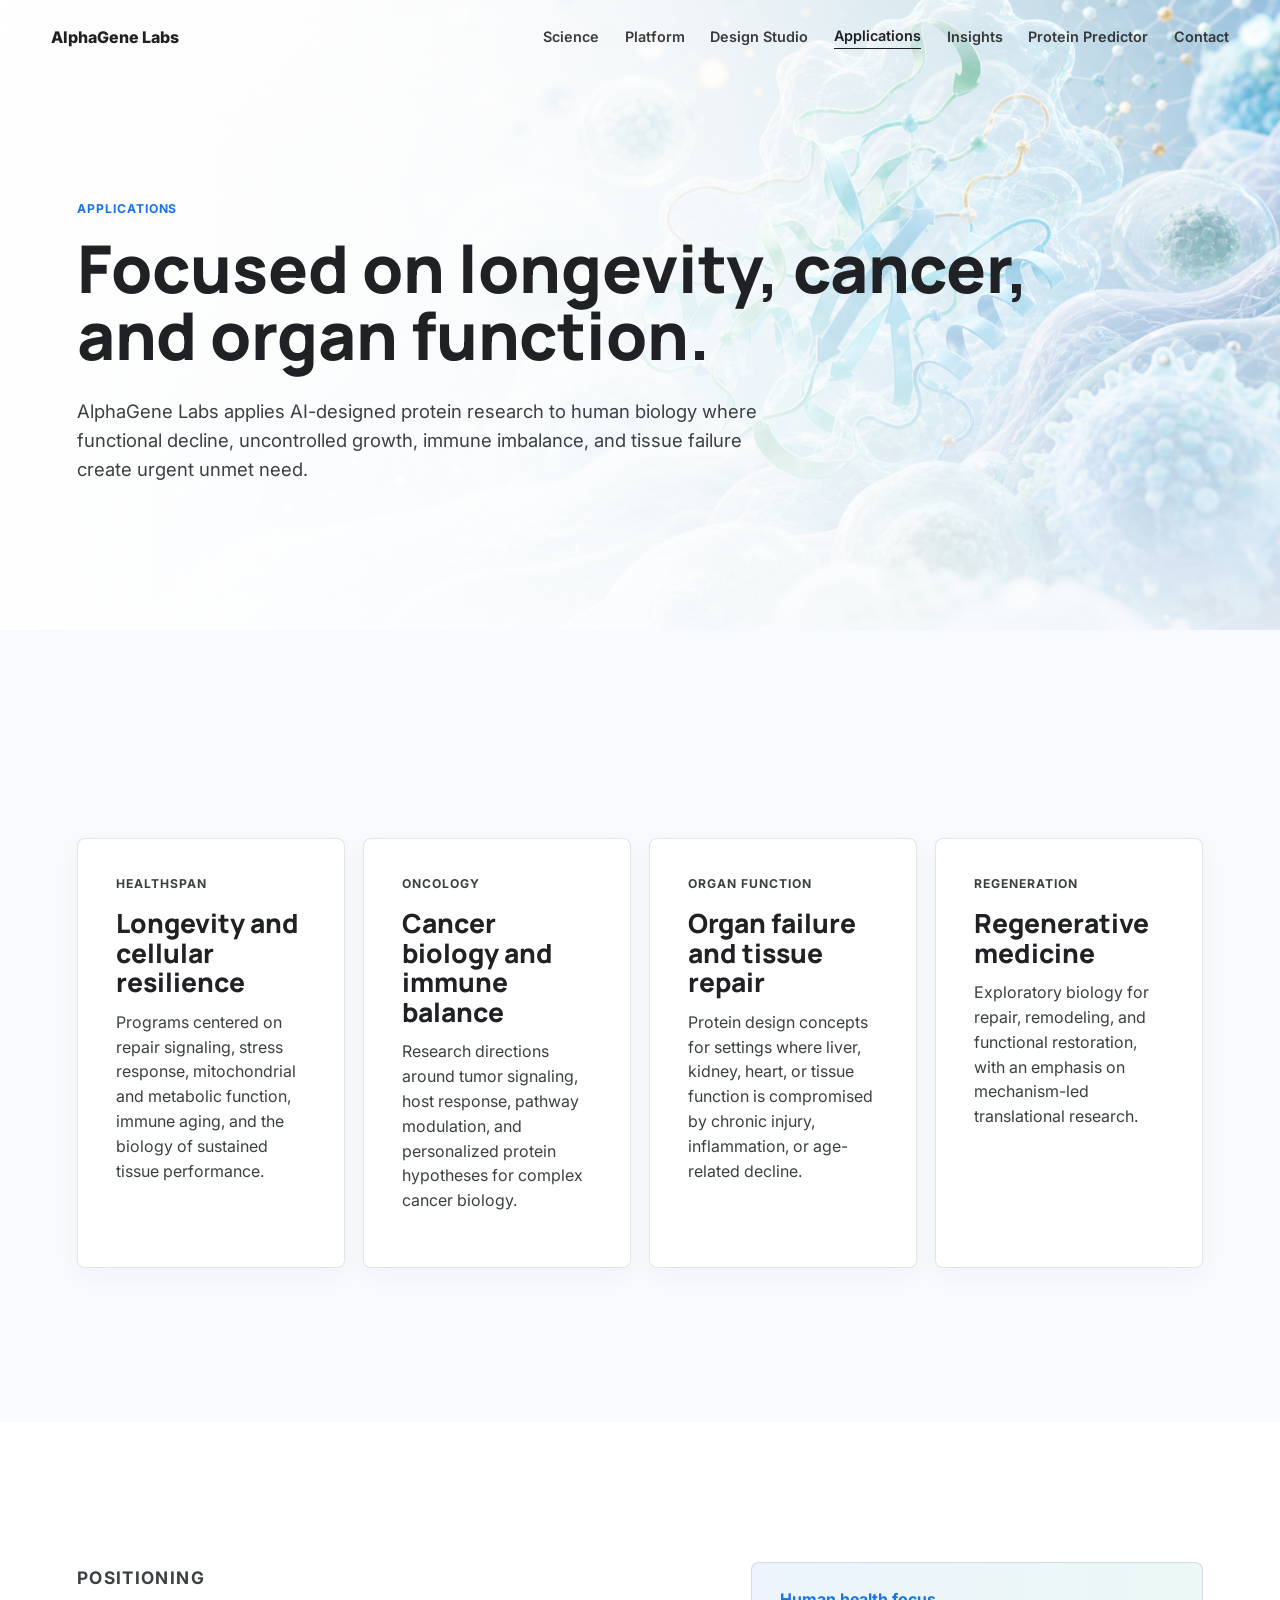
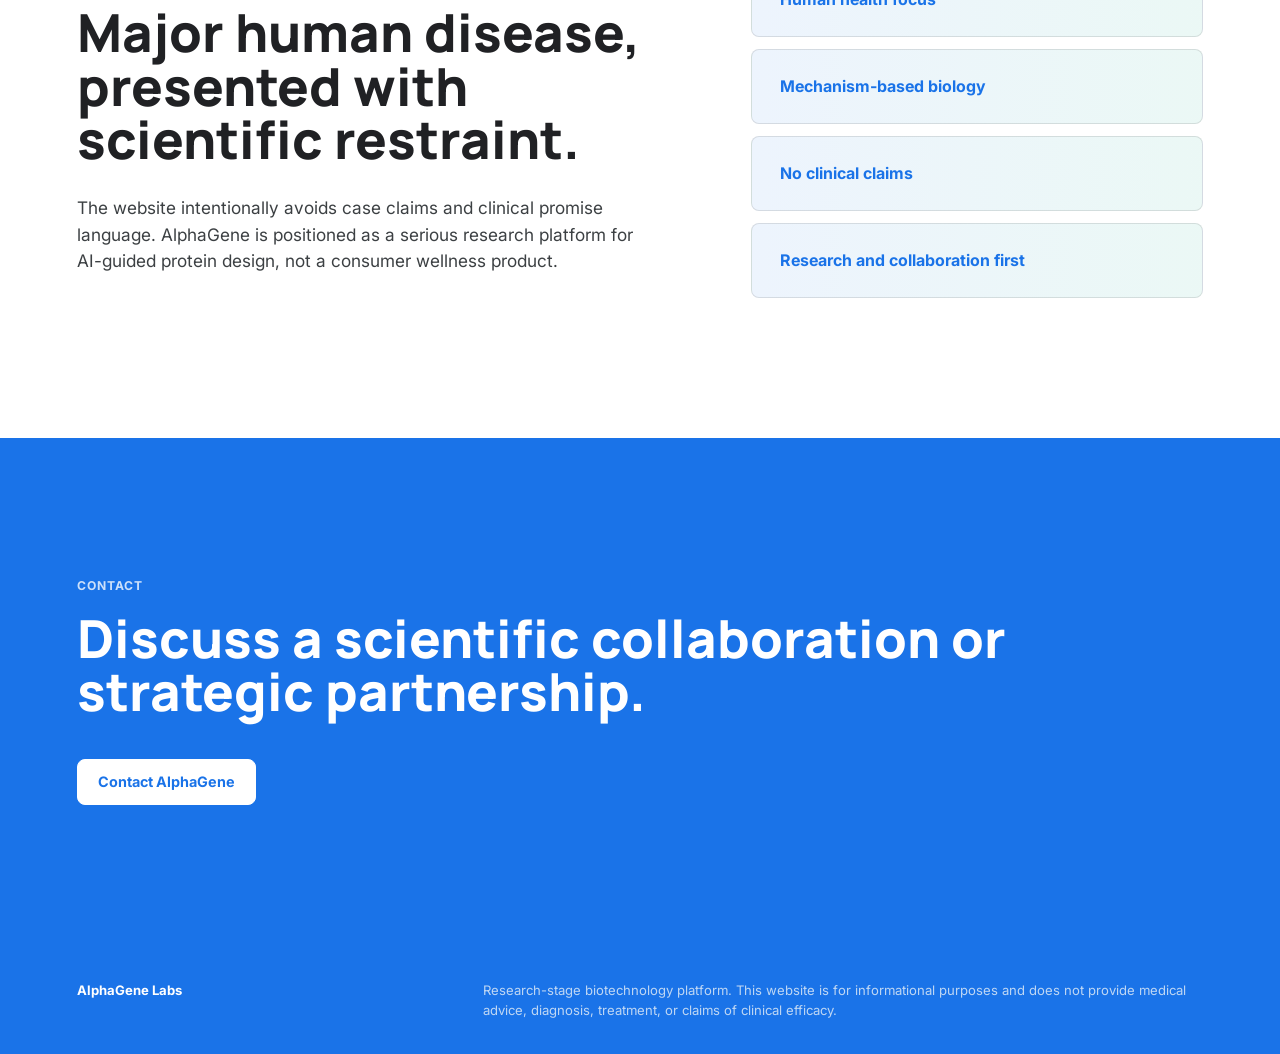
<file: applications.html>
<!doctype html>
<html lang="en">
  <head>
    <meta charset="UTF-8" />
    <meta name="viewport" content="width=device-width, initial-scale=1.0" />
    <meta
      name="description"
      content="AlphaGene Labs applications in longevity biology, oncology, organ failure, immune resilience, and regenerative medicine."
    />
    <title>Applications | AlphaGene Labs</title>
    <link rel="preconnect" href="https://fonts.googleapis.com" />
    <link rel="preconnect" href="https://fonts.gstatic.com" crossorigin />
    <link
      href="https://fonts.googleapis.com/css2?family=Inter:wght@400;500;600;700;800&amp;family=Manrope:wght@500;600;700;800&amp;display=swap"
      rel="stylesheet"
    />
    <link rel="stylesheet" href="styles.css?v=design-studio-1" />
  </head>
  <body>
    <header class="site-header" data-header>
      <a class="brand" href="index.html" aria-label="AlphaGene Labs home">
        <span>AlphaGene Labs</span>
      </a>
      <button class="nav-toggle" type="button" aria-label="Open navigation" aria-expanded="false" aria-controls="primary-nav" data-nav-toggle>
        <span></span>
        <span></span>
      </button>
      <nav class="primary-nav" id="primary-nav" aria-label="Primary navigation" data-nav>
        <a href="science.html">Science</a>
        <a href="platform.html">Platform</a>
        <a href="protein-design-studio.html">Design Studio</a>
        <a href="applications.html" aria-current="page">Applications</a>
        <a href="insights.html">Insights</a>
        <a href="protein-predictor.html">Protein Predictor</a>
        <a href="contact.html">Contact</a>
      </nav>
    </header>

    <main>
      <section class="page-hero">
        <div class="page-hero-media" aria-hidden="true">
          <img src="assets/alphagene-applications-hero.png" alt="" />
        </div>
        <div class="page-hero-copy reveal">
          <p class="eyebrow">Applications</p>
          <h1>Focused on longevity, cancer, and organ function.</h1>
          <p>
            AlphaGene Labs applies AI-designed protein research to human biology where functional decline, uncontrolled
            growth, immune imbalance, and tissue failure create urgent unmet need.
          </p>
        </div>
      </section>

      <section class="section applications">
        <div class="application-list application-list-large reveal">
          <article>
            <p class="label">Healthspan</p>
            <h3>Longevity and cellular resilience</h3>
            <p>
              Programs centered on repair signaling, stress response, mitochondrial and metabolic function, immune aging,
              and the biology of sustained tissue performance.
            </p>
          </article>
          <article>
            <p class="label">Oncology</p>
            <h3>Cancer biology and immune balance</h3>
            <p>
              Research directions around tumor signaling, host response, pathway modulation, and personalized protein
              hypotheses for complex cancer biology.
            </p>
          </article>
          <article>
            <p class="label">Organ function</p>
            <h3>Organ failure and tissue repair</h3>
            <p>
              Protein design concepts for settings where liver, kidney, heart, or tissue function is compromised by chronic
              injury, inflammation, or age-related decline.
            </p>
          </article>
          <article>
            <p class="label">Regeneration</p>
            <h3>Regenerative medicine</h3>
            <p>
              Exploratory biology for repair, remodeling, and functional restoration, with an emphasis on mechanism-led
              translational research.
            </p>
          </article>
        </div>
      </section>

      <section class="feature-panel">
        <div class="feature-copy reveal">
          <p class="eyebrow">Positioning</p>
          <h2>Major human disease, presented with scientific restraint.</h2>
          <p>
            The website intentionally avoids case claims and clinical promise language. AlphaGene is positioned as a serious research
            platform for AI-guided protein design, not a consumer wellness product.
          </p>
        </div>
        <div class="signal-stack reveal" aria-label="Application principles">
          <span>Human health focus</span>
          <span>Mechanism-based biology</span>
          <span>No clinical claims</span>
          <span>Research and collaboration first</span>
        </div>
      </section>

      <section class="page-cta">
        <div class="reveal">
          <p class="eyebrow">Contact</p>
          <h2>Discuss a scientific collaboration or strategic partnership.</h2>
          <a class="button primary" href="contact.html">Contact AlphaGene</a>
        </div>
      </section>
    </main>

    <footer class="site-footer">
      <p>AlphaGene Labs</p>
      <p>
        Research-stage biotechnology platform. This website is for informational purposes and does not provide medical
        advice, diagnosis, treatment, or claims of clinical efficacy.
      </p>
    </footer>

    <script src="script.js?v=design-studio-1"></script>
  </body>
</html>
</file>
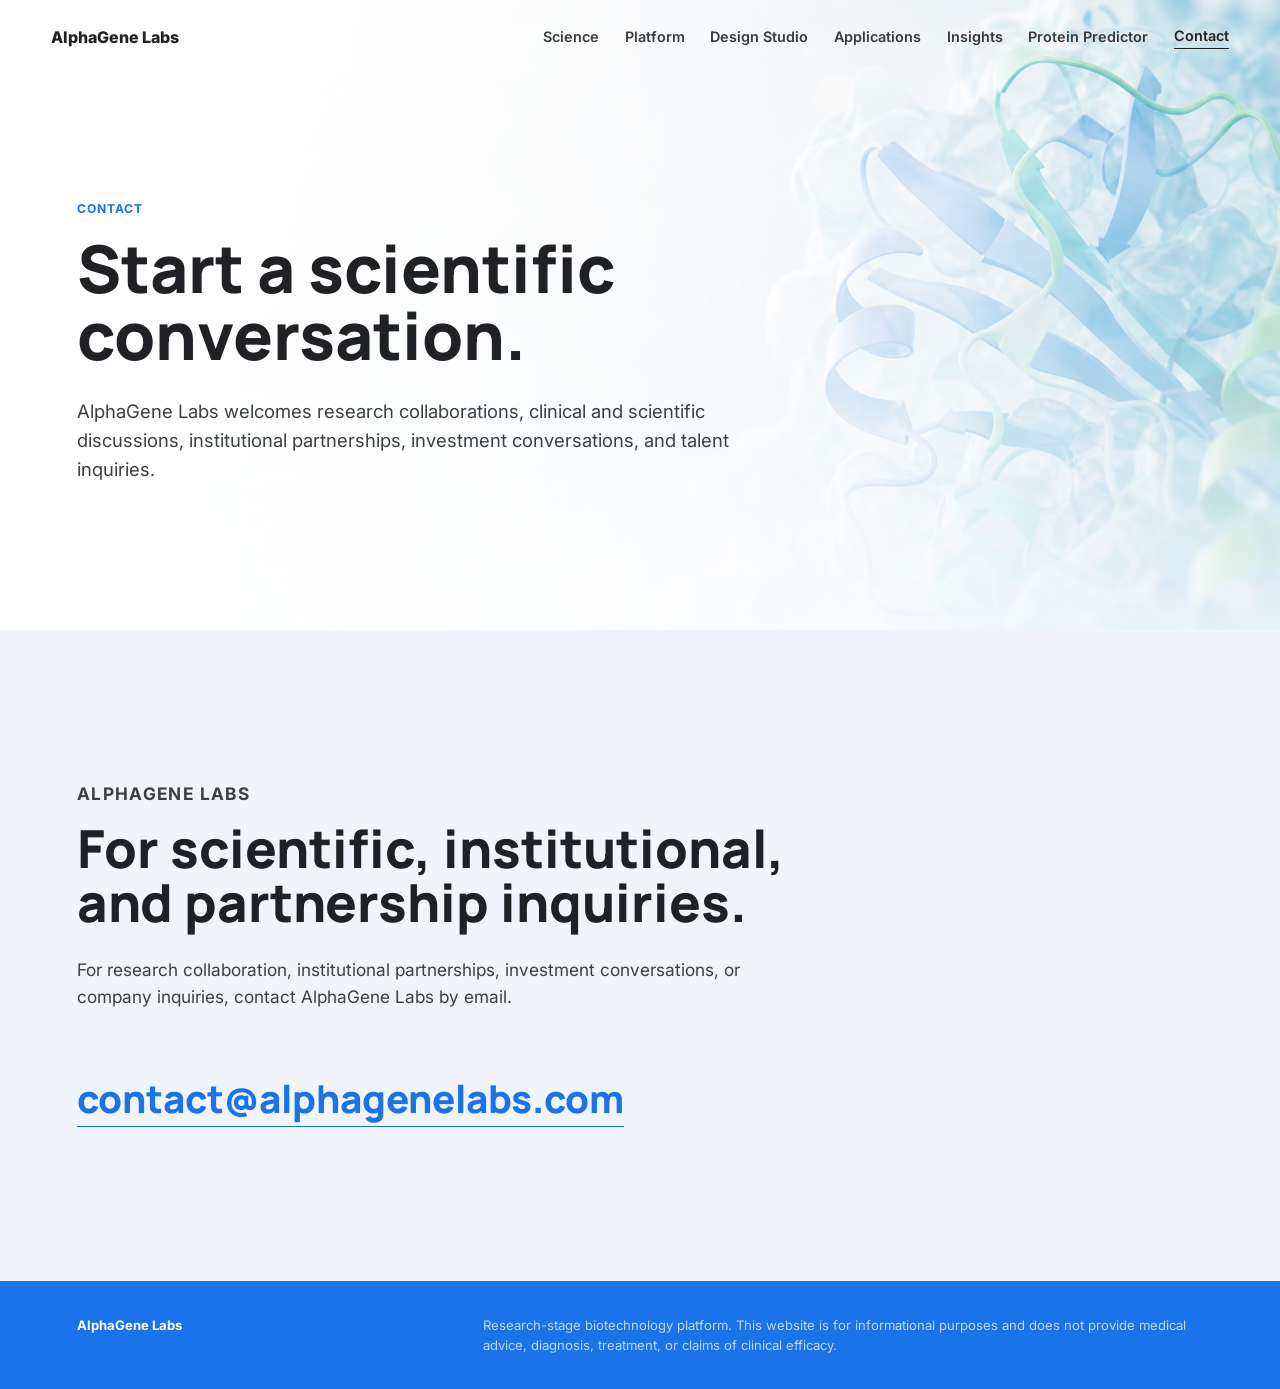
<file: contact.html>
<!doctype html>
<html lang="en">
  <head>
    <meta charset="UTF-8" />
    <meta name="viewport" content="width=device-width, initial-scale=1.0" />
    <meta
      name="description"
      content="Contact AlphaGene Labs for research collaboration, strategic partnerships, investment, and scientific discussion."
    />
    <title>Contact | AlphaGene Labs</title>
    <link rel="preconnect" href="https://fonts.googleapis.com" />
    <link rel="preconnect" href="https://fonts.gstatic.com" crossorigin />
    <link
      href="https://fonts.googleapis.com/css2?family=Inter:wght@400;500;600;700;800&amp;family=Manrope:wght@500;600;700;800&amp;display=swap"
      rel="stylesheet"
    />
    <link rel="stylesheet" href="styles.css?v=design-studio-1" />
  </head>
  <body>
    <header class="site-header" data-header>
      <a class="brand" href="index.html" aria-label="AlphaGene Labs home">
        <span>AlphaGene Labs</span>
      </a>
      <button class="nav-toggle" type="button" aria-label="Open navigation" aria-expanded="false" aria-controls="primary-nav" data-nav-toggle>
        <span></span>
        <span></span>
      </button>
      <nav class="primary-nav" id="primary-nav" aria-label="Primary navigation" data-nav>
        <a href="science.html">Science</a>
        <a href="platform.html">Platform</a>
        <a href="protein-design-studio.html">Design Studio</a>
        <a href="applications.html">Applications</a>
        <a href="insights.html">Insights</a>
        <a href="protein-predictor.html">Protein Predictor</a>
        <a href="contact.html" aria-current="page">Contact</a>
      </nav>
    </header>

    <main>
      <section class="page-hero contact-hero">
        <div class="page-hero-media" aria-hidden="true">
          <img src="assets/alphagene-contact-hero.png" alt="" />
        </div>
        <div class="page-hero-copy reveal">
          <p class="eyebrow">Contact</p>
          <h1>Start a scientific conversation.</h1>
          <p>
            AlphaGene Labs welcomes research collaborations, clinical and scientific discussions, institutional
            partnerships, investment conversations, and talent inquiries.
          </p>
        </div>
      </section>

      <section class="contact contact-minimal">
        <div class="contact-copy reveal">
          <p class="eyebrow">AlphaGene Labs</p>
          <h2>For scientific, institutional, and partnership inquiries.</h2>
          <p>
            For research collaboration, institutional partnerships, investment conversations, or company inquiries,
            contact AlphaGene Labs by email.
          </p>
          <div class="contact-links">
            <a href="mailto:contact@alphagenelabs.com">contact@alphagenelabs.com</a>
          </div>
        </div>
      </section>
    </main>

    <footer class="site-footer">
      <p>AlphaGene Labs</p>
      <p>
        Research-stage biotechnology platform. This website is for informational purposes and does not provide medical
        advice, diagnosis, treatment, or claims of clinical efficacy.
      </p>
    </footer>

    <script src="script.js?v=design-studio-1"></script>
  </body>
</html>
</file>
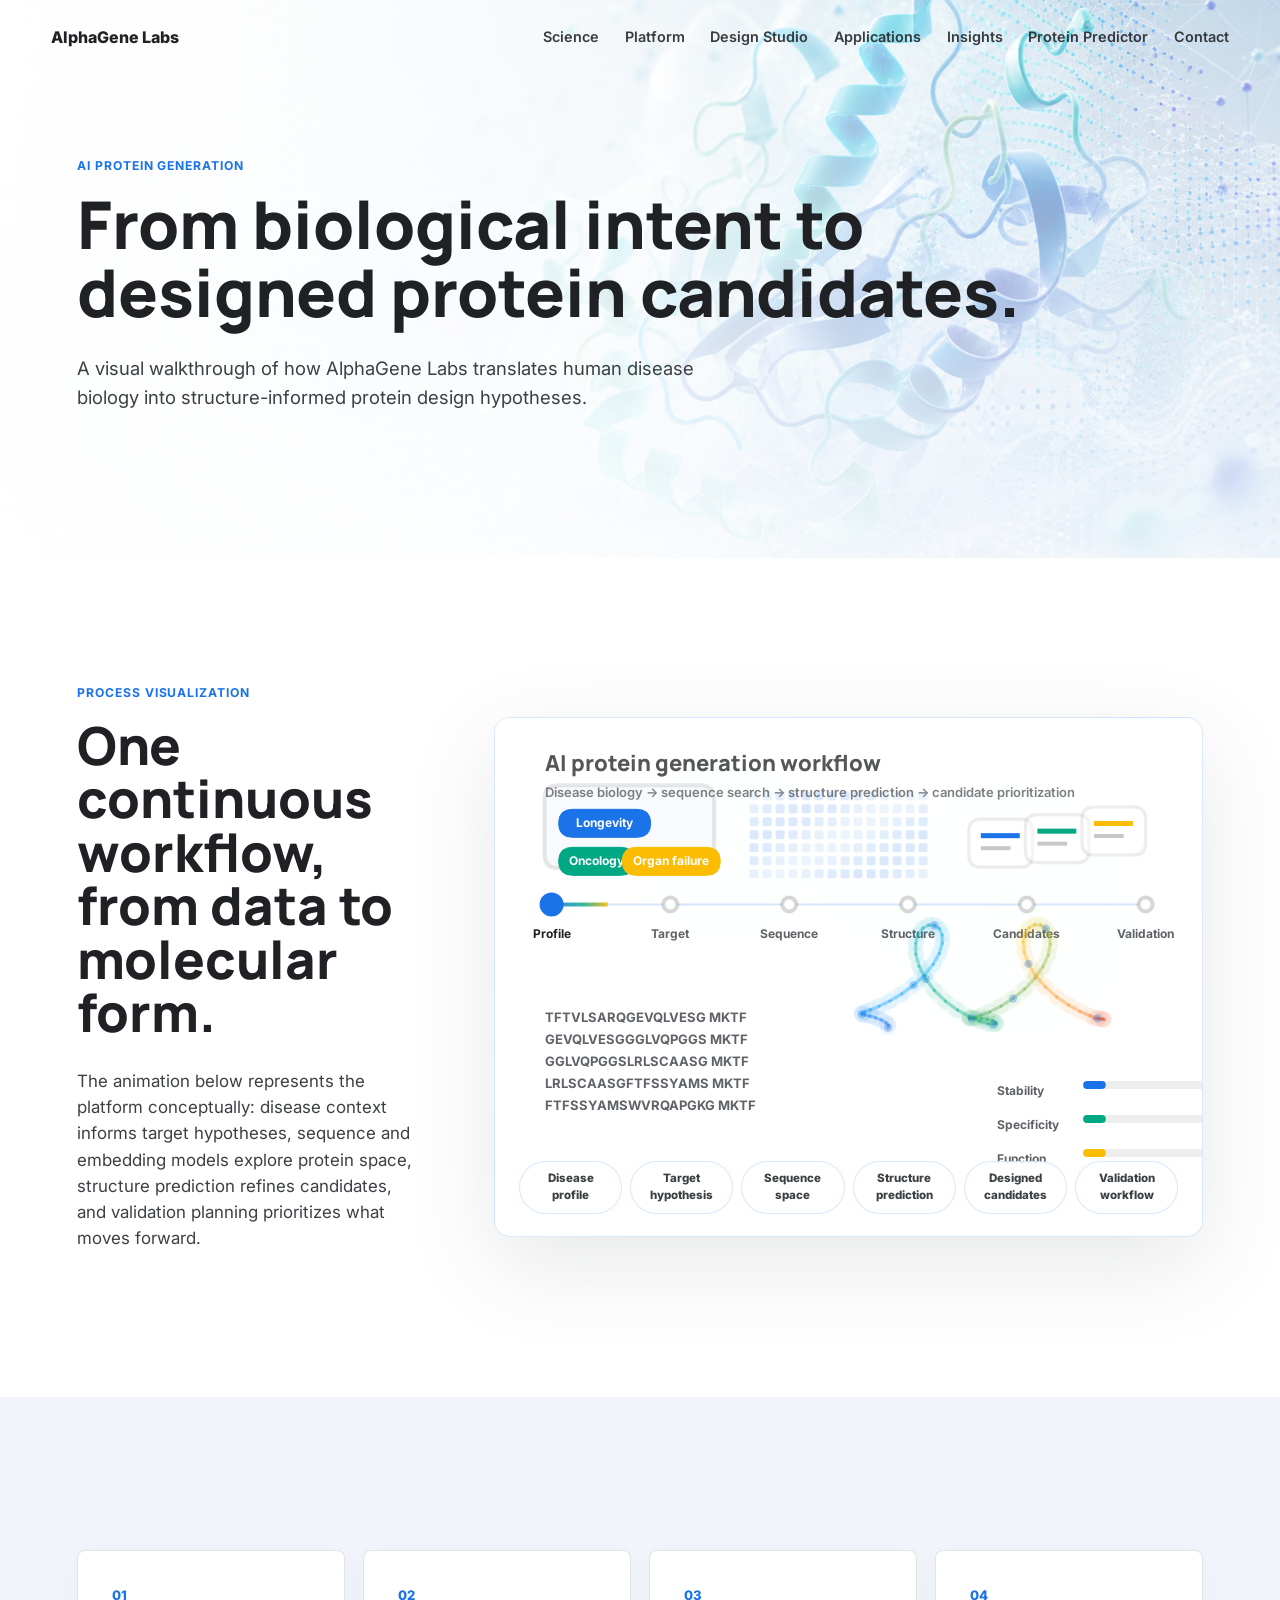
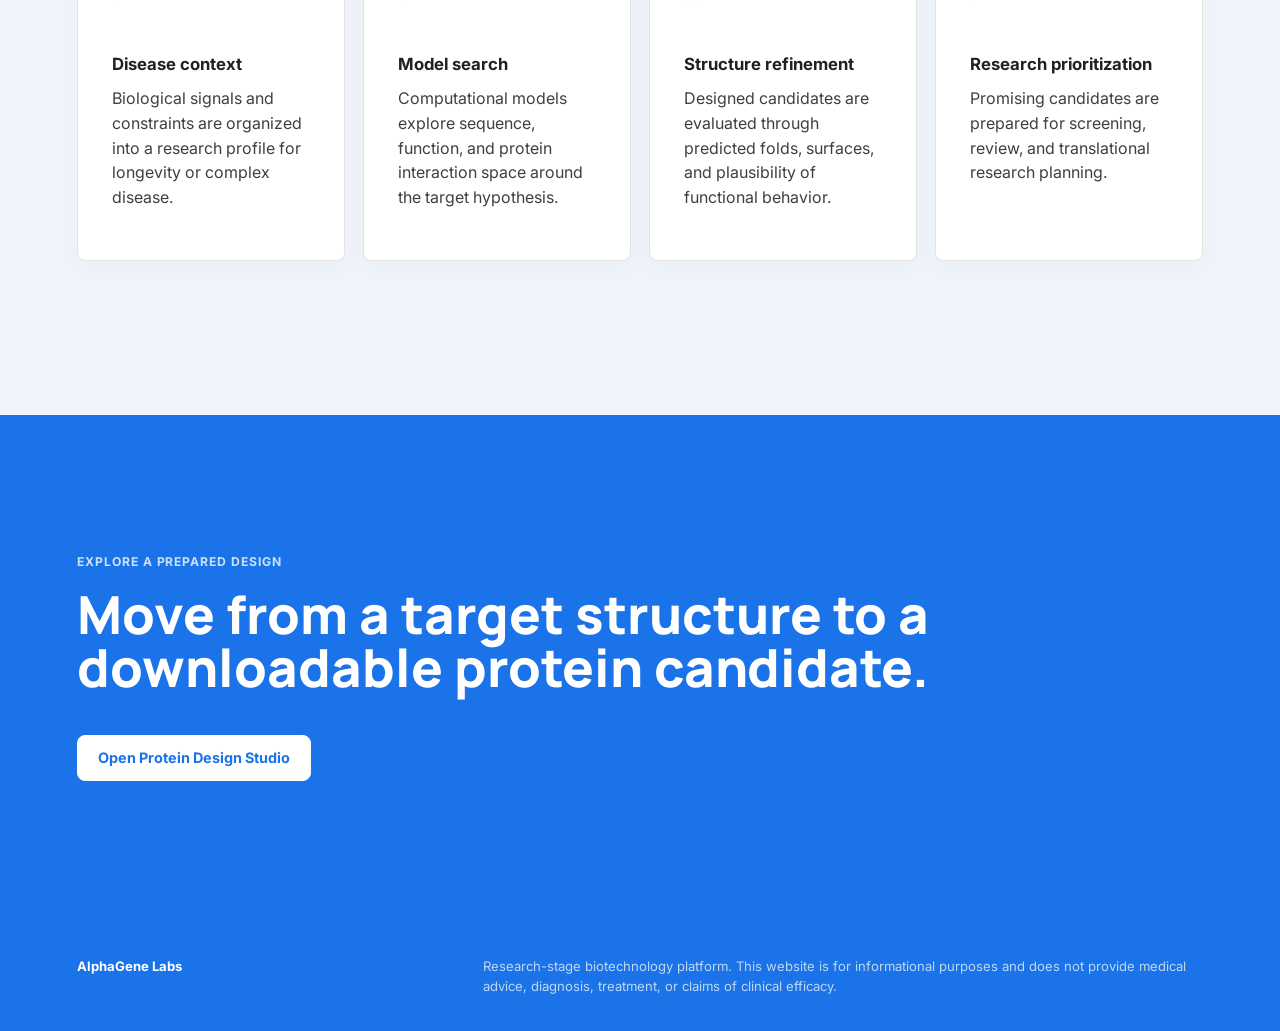
<file: generation.html>
<!doctype html>
<html lang="en">
  <head>
    <meta charset="UTF-8" />
    <meta name="viewport" content="width=device-width, initial-scale=1.0" />
    <meta
      name="description"
      content="A visual walkthrough of AlphaGene Labs' AI protein generation workflow from disease biology to designed protein candidates."
    />
    <title>Generation | AlphaGene Labs</title>
    <link rel="preconnect" href="https://fonts.googleapis.com" />
    <link rel="preconnect" href="https://fonts.gstatic.com" crossorigin />
    <link
      href="https://fonts.googleapis.com/css2?family=Inter:wght@400;500;600;700;800&amp;family=Manrope:wght@500;600;700;800&amp;display=swap"
      rel="stylesheet"
    />
    <link rel="stylesheet" href="styles.css?v=design-studio-1" />
  </head>
  <body>
    <header class="site-header" data-header>
      <a class="brand" href="index.html" aria-label="AlphaGene Labs home">
        <span>AlphaGene Labs</span>
      </a>
      <button class="nav-toggle" type="button" aria-label="Open navigation" aria-expanded="false" aria-controls="primary-nav" data-nav-toggle>
        <span></span>
        <span></span>
      </button>
      <nav class="primary-nav" id="primary-nav" aria-label="Primary navigation" data-nav>
        <a href="science.html">Science</a>
        <a href="platform.html">Platform</a>
        <a href="protein-design-studio.html">Design Studio</a>
        <a href="applications.html">Applications</a>
        <a href="insights.html">Insights</a>
        <a href="protein-predictor.html">Protein Predictor</a>
        <a href="contact.html">Contact</a>
      </nav>
    </header>

    <main>
      <section class="page-hero generation-hero">
        <div class="page-hero-media" aria-hidden="true">
          <img src="assets/alphagene-generation-hero.png" alt="" />
        </div>
        <div class="page-hero-copy reveal">
          <p class="eyebrow">AI protein generation</p>
          <h1>From biological intent to designed protein candidates.</h1>
          <p>
            A visual walkthrough of how AlphaGene Labs translates human disease biology into structure-informed protein
            design hypotheses.
          </p>
        </div>
      </section>

      <section class="generation-section" aria-label="AI protein generation animation">
        <div class="generation-copy reveal">
          <p class="eyebrow">Process visualization</p>
          <h2>One continuous workflow, from data to molecular form.</h2>
          <p>
            The animation below represents the platform conceptually: disease context informs target hypotheses, sequence
            and embedding models explore protein space, structure prediction refines candidates, and validation planning
            prioritizes what moves forward.
          </p>
        </div>

        <div class="generation-video reveal">
          <canvas class="protein-process-canvas" data-protein-process aria-hidden="true"></canvas>
          <div class="generation-stage-labels" aria-hidden="true">
            <span>Disease profile</span>
            <span>Target hypothesis</span>
            <span>Sequence space</span>
            <span>Structure prediction</span>
            <span>Designed candidates</span>
            <span>Validation workflow</span>
          </div>
        </div>
      </section>

      <section class="section generation-steps">
        <article class="reveal">
          <span>01</span>
          <h3>Disease context</h3>
          <p>Biological signals and constraints are organized into a research profile for longevity or complex disease.</p>
        </article>
        <article class="reveal">
          <span>02</span>
          <h3>Model search</h3>
          <p>Computational models explore sequence, function, and protein interaction space around the target hypothesis.</p>
        </article>
        <article class="reveal">
          <span>03</span>
          <h3>Structure refinement</h3>
          <p>Designed candidates are evaluated through predicted folds, surfaces, and plausibility of functional behavior.</p>
        </article>
        <article class="reveal">
          <span>04</span>
          <h3>Research prioritization</h3>
          <p>Promising candidates are prepared for screening, review, and translational research planning.</p>
        </article>
      </section>

      <section class="page-cta">
        <div class="reveal">
          <p class="eyebrow">Explore a prepared design</p>
          <h2>Move from a target structure to a downloadable protein candidate.</h2>
          <a class="button primary" href="protein-design-studio.html">Open Protein Design Studio</a>
        </div>
      </section>
    </main>

    <footer class="site-footer">
      <p>AlphaGene Labs</p>
      <p>
        Research-stage biotechnology platform. This website is for informational purposes and does not provide medical
        advice, diagnosis, treatment, or claims of clinical efficacy.
      </p>
    </footer>

    <script src="script.js?v=design-studio-1"></script>
  </body>
</html>
</file>
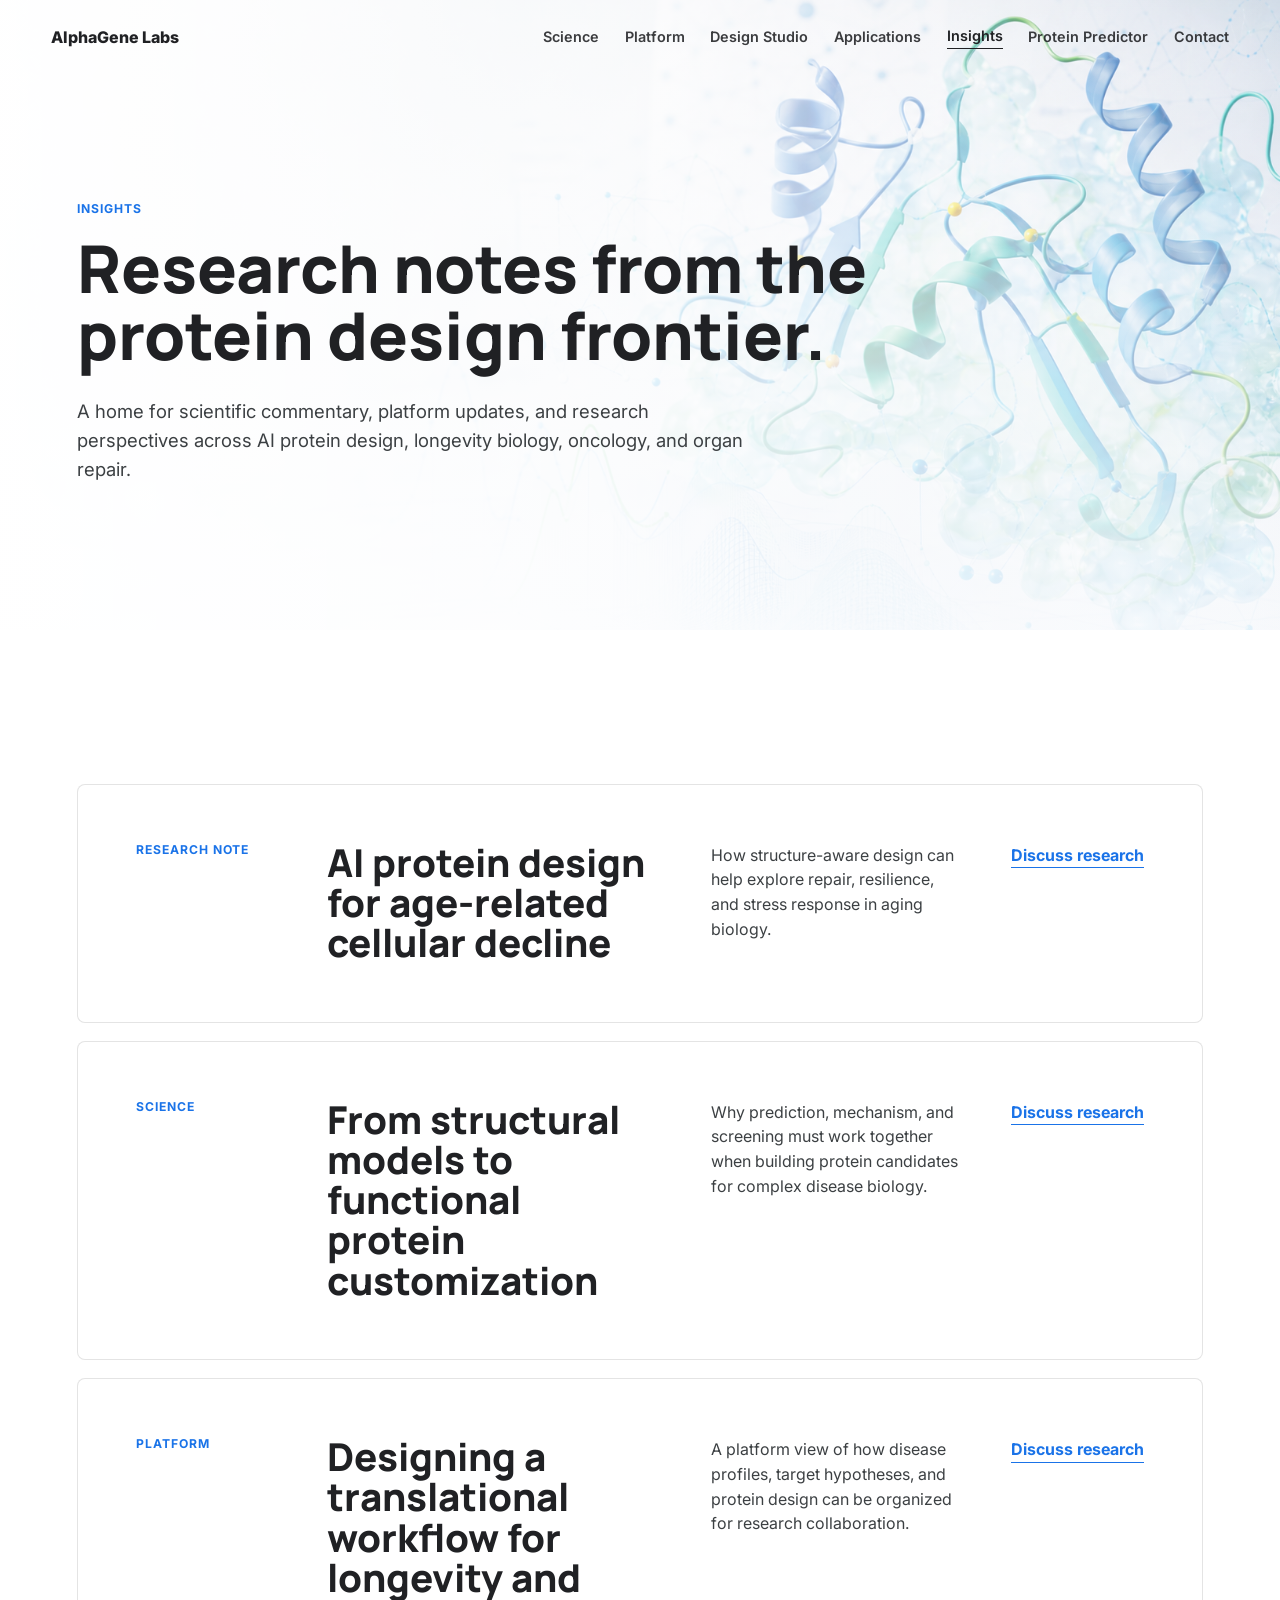
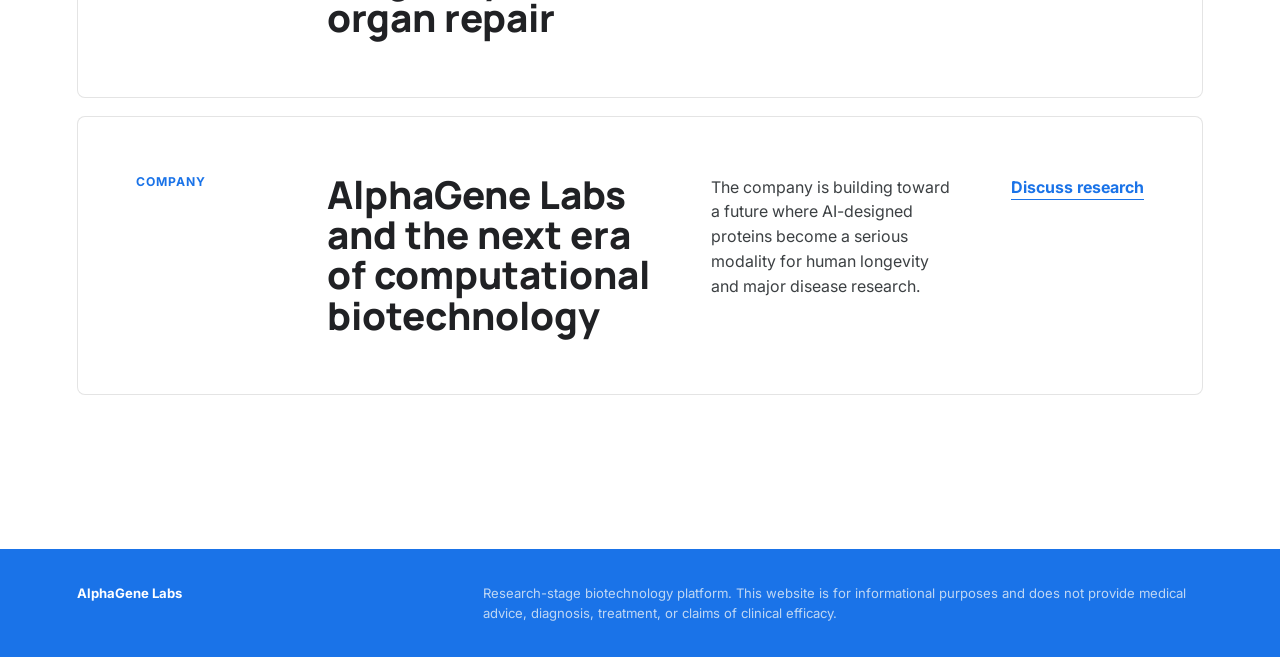
<file: insights.html>
<!doctype html>
<html lang="en">
  <head>
    <meta charset="UTF-8" />
    <meta name="viewport" content="width=device-width, initial-scale=1.0" />
    <meta
      name="description"
      content="Research notes, platform updates, and scientific commentary from AlphaGene Labs."
    />
    <title>Insights | AlphaGene Labs</title>
    <link rel="preconnect" href="https://fonts.googleapis.com" />
    <link rel="preconnect" href="https://fonts.gstatic.com" crossorigin />
    <link
      href="https://fonts.googleapis.com/css2?family=Inter:wght@400;500;600;700;800&amp;family=Manrope:wght@500;600;700;800&amp;display=swap"
      rel="stylesheet"
    />
    <link rel="stylesheet" href="styles.css?v=design-studio-1" />
  </head>
  <body>
    <header class="site-header" data-header>
      <a class="brand" href="index.html" aria-label="AlphaGene Labs home">
        <span>AlphaGene Labs</span>
      </a>
      <button class="nav-toggle" type="button" aria-label="Open navigation" aria-expanded="false" aria-controls="primary-nav" data-nav-toggle>
        <span></span>
        <span></span>
      </button>
      <nav class="primary-nav" id="primary-nav" aria-label="Primary navigation" data-nav>
        <a href="science.html">Science</a>
        <a href="platform.html">Platform</a>
        <a href="protein-design-studio.html">Design Studio</a>
        <a href="applications.html">Applications</a>
        <a href="insights.html" aria-current="page">Insights</a>
        <a href="protein-predictor.html">Protein Predictor</a>
        <a href="contact.html">Contact</a>
      </nav>
    </header>

    <main>
      <section class="page-hero">
        <div class="page-hero-media" aria-hidden="true">
          <img src="assets/alphagene-insights-hero.png" alt="" />
        </div>
        <div class="page-hero-copy reveal">
          <p class="eyebrow">Insights</p>
          <h1>Research notes from the protein design frontier.</h1>
          <p>
            A home for scientific commentary, platform updates, and research perspectives across AI protein design,
            longevity biology, oncology, and organ repair.
          </p>
        </div>
      </section>

      <section class="section insights">
        <div class="article-list reveal">
          <article>
            <p class="label">Research Note</p>
            <h2>AI protein design for age-related cellular decline</h2>
            <p>
              How structure-aware design can help explore repair, resilience, and stress response in aging biology.
            </p>
            <a href="contact.html">Discuss research</a>
          </article>
          <article>
            <p class="label">Science</p>
            <h2>From structural models to functional protein customization</h2>
            <p>
              Why prediction, mechanism, and screening must work together when building protein candidates for complex
              disease biology.
            </p>
            <a href="contact.html">Discuss research</a>
          </article>
          <article>
            <p class="label">Platform</p>
            <h2>Designing a translational workflow for longevity and organ repair</h2>
            <p>
              A platform view of how disease profiles, target hypotheses, and protein design can be organized for research
              collaboration.
            </p>
            <a href="contact.html">Discuss research</a>
          </article>
          <article>
            <p class="label">Company</p>
            <h2>AlphaGene Labs and the next era of computational biotechnology</h2>
            <p>
              The company is building toward a future where AI-designed proteins become a serious modality for human
              longevity and major disease research.
            </p>
            <a href="contact.html">Discuss research</a>
          </article>
        </div>
      </section>
    </main>

    <footer class="site-footer">
      <p>AlphaGene Labs</p>
      <p>
        Research-stage biotechnology platform. This website is for informational purposes and does not provide medical
        advice, diagnosis, treatment, or claims of clinical efficacy.
      </p>
    </footer>

    <script src="script.js?v=design-studio-1"></script>
  </body>
</html>
</file>
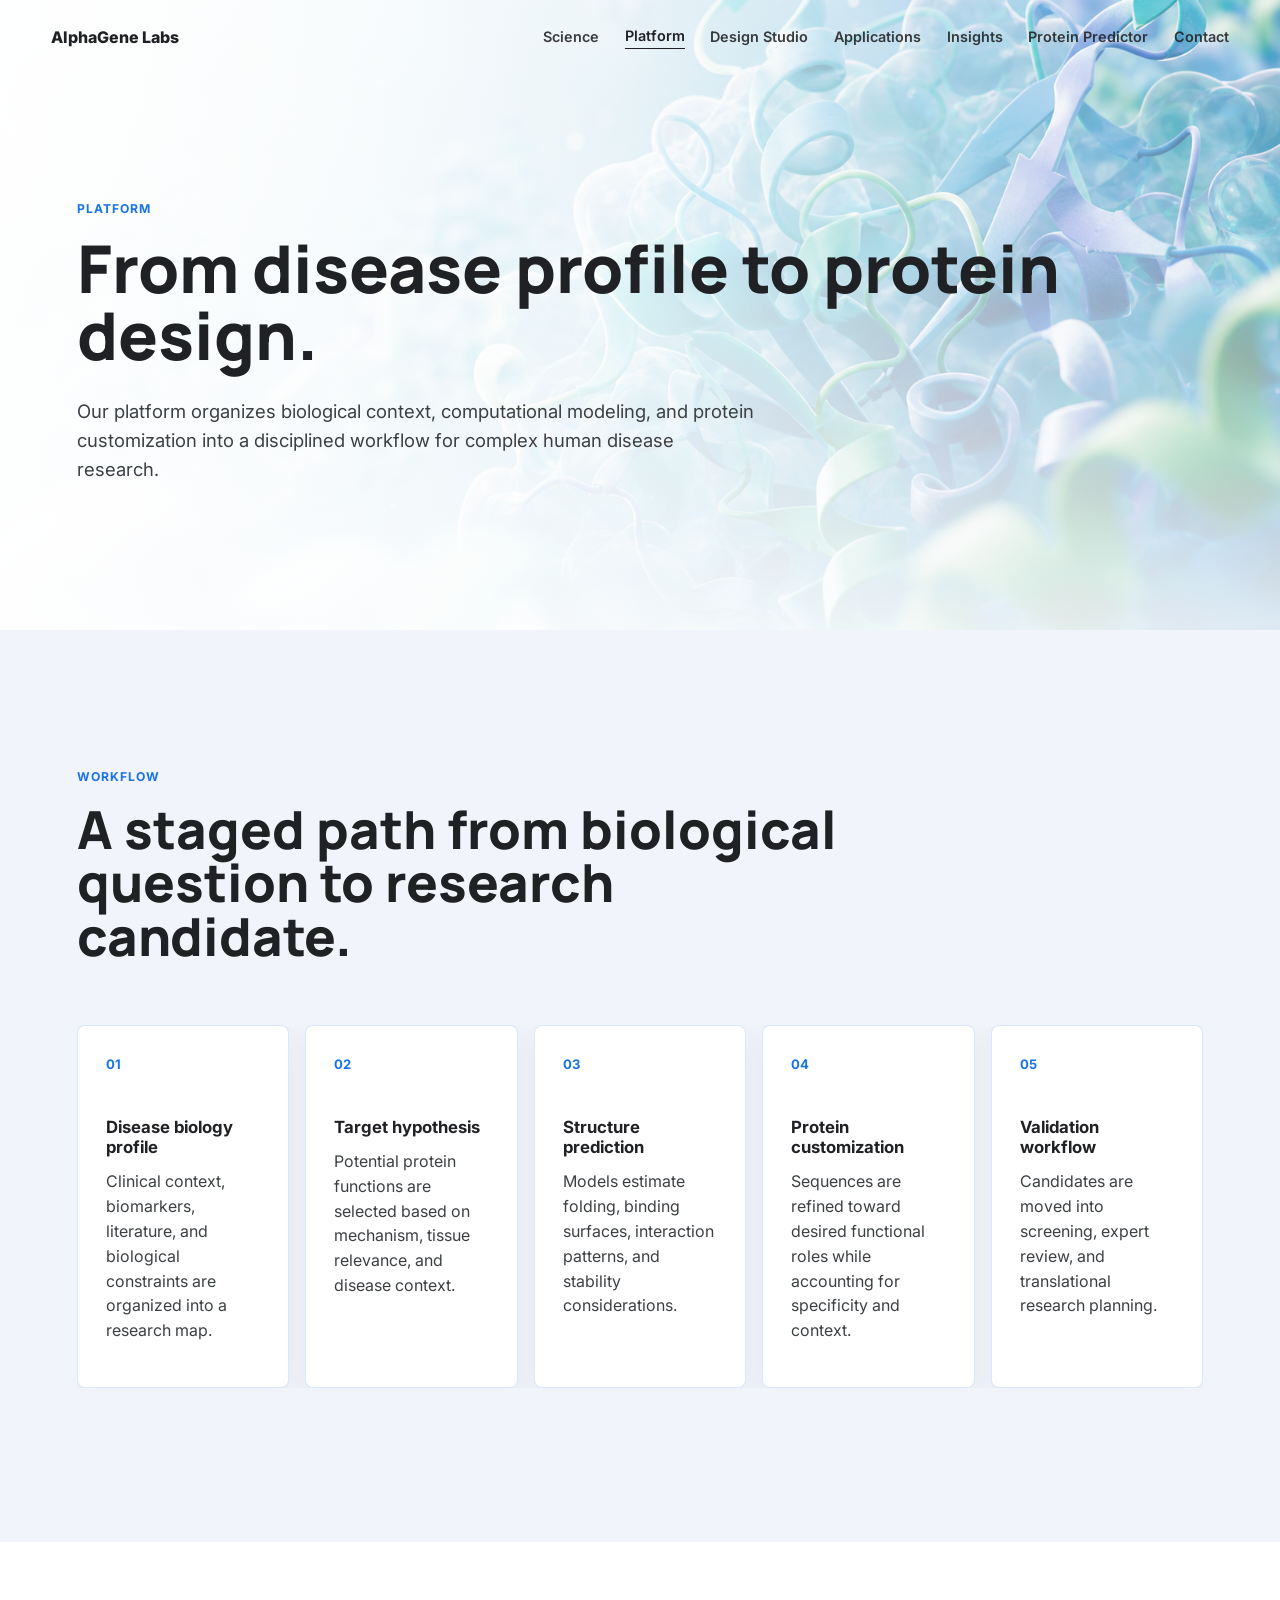
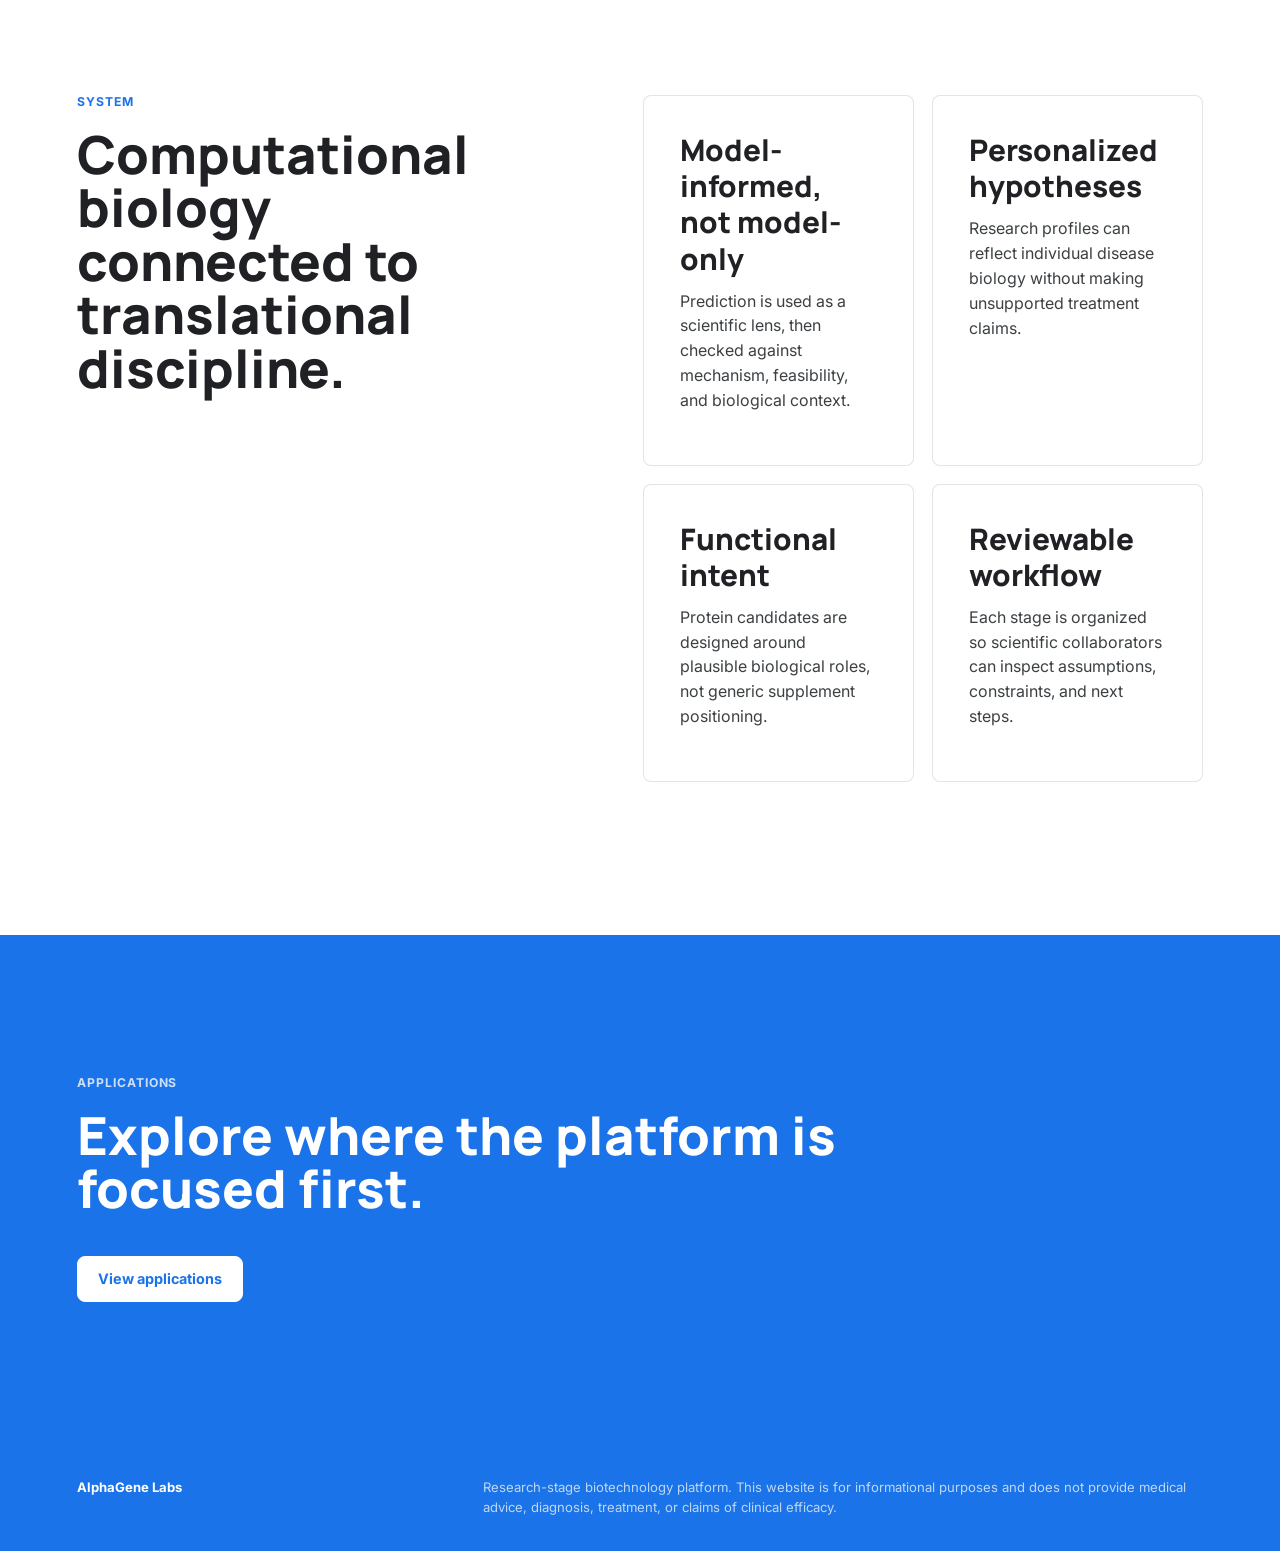
<file: platform.html>
<!doctype html>
<html lang="en">
  <head>
    <meta charset="UTF-8" />
    <meta name="viewport" content="width=device-width, initial-scale=1.0" />
    <meta
      name="description"
      content="AlphaGene Labs platform: from disease biology profile to AI-guided structure prediction, protein design, and validation workflow."
    />
    <title>Platform | AlphaGene Labs</title>
    <link rel="preconnect" href="https://fonts.googleapis.com" />
    <link rel="preconnect" href="https://fonts.gstatic.com" crossorigin />
    <link
      href="https://fonts.googleapis.com/css2?family=Inter:wght@400;500;600;700;800&amp;family=Manrope:wght@500;600;700;800&amp;display=swap"
      rel="stylesheet"
    />
    <link rel="stylesheet" href="styles.css?v=design-studio-1" />
  </head>
  <body>
    <header class="site-header" data-header>
      <a class="brand" href="index.html" aria-label="AlphaGene Labs home">
        <span>AlphaGene Labs</span>
      </a>
      <button class="nav-toggle" type="button" aria-label="Open navigation" aria-expanded="false" aria-controls="primary-nav" data-nav-toggle>
        <span></span>
        <span></span>
      </button>
      <nav class="primary-nav" id="primary-nav" aria-label="Primary navigation" data-nav>
        <a href="science.html">Science</a>
        <a href="platform.html" aria-current="page">Platform</a>
        <a href="protein-design-studio.html">Design Studio</a>
        <a href="applications.html">Applications</a>
        <a href="insights.html">Insights</a>
        <a href="protein-predictor.html">Protein Predictor</a>
        <a href="contact.html">Contact</a>
      </nav>
    </header>

    <main>
      <section class="page-hero">
        <div class="page-hero-media" aria-hidden="true">
          <img src="assets/alphagene-protein-hero-v2.png" alt="" />
        </div>
        <div class="page-hero-copy reveal">
          <p class="eyebrow">Platform</p>
          <h1>From disease profile to protein design.</h1>
          <p>
            Our platform organizes biological context, computational modeling, and protein customization into a disciplined
            workflow for complex human disease research.
          </p>
        </div>
      </section>

      <section class="platform page-platform">
        <div class="platform-inner">
          <div class="section-heading reveal">
            <p class="eyebrow">Workflow</p>
            <h2>A staged path from biological question to research candidate.</h2>
          </div>
          <div class="workflow reveal" aria-label="AlphaGene platform workflow">
            <div class="step">
              <span>01</span>
              <h3>Disease biology profile</h3>
              <p>Clinical context, biomarkers, literature, and biological constraints are organized into a research map.</p>
            </div>
            <div class="step">
              <span>02</span>
              <h3>Target hypothesis</h3>
              <p>Potential protein functions are selected based on mechanism, tissue relevance, and disease context.</p>
            </div>
            <div class="step">
              <span>03</span>
              <h3>Structure prediction</h3>
              <p>Models estimate folding, binding surfaces, interaction patterns, and stability considerations.</p>
            </div>
            <div class="step">
              <span>04</span>
              <h3>Protein customization</h3>
              <p>Sequences are refined toward desired functional roles while accounting for specificity and context.</p>
            </div>
            <div class="step">
              <span>05</span>
              <h3>Validation workflow</h3>
              <p>Candidates are moved into screening, expert review, and translational research planning.</p>
            </div>
          </div>
        </div>
      </section>

      <section class="section split">
        <div class="section-heading reveal">
          <p class="eyebrow">System</p>
          <h2>Computational biology connected to translational discipline.</h2>
        </div>
        <div class="thesis-grid reveal">
          <article>
            <h3>Model-informed, not model-only</h3>
            <p>Prediction is used as a scientific lens, then checked against mechanism, feasibility, and biological context.</p>
          </article>
          <article>
            <h3>Personalized hypotheses</h3>
            <p>Research profiles can reflect individual disease biology without making unsupported treatment claims.</p>
          </article>
          <article>
            <h3>Functional intent</h3>
            <p>Protein candidates are designed around plausible biological roles, not generic supplement positioning.</p>
          </article>
          <article>
            <h3>Reviewable workflow</h3>
            <p>Each stage is organized so scientific collaborators can inspect assumptions, constraints, and next steps.</p>
          </article>
        </div>
      </section>

      <section class="page-cta">
        <div class="reveal">
          <p class="eyebrow">Applications</p>
          <h2>Explore where the platform is focused first.</h2>
          <a class="button primary" href="applications.html">View applications</a>
        </div>
      </section>
    </main>

    <footer class="site-footer">
      <p>AlphaGene Labs</p>
      <p>
        Research-stage biotechnology platform. This website is for informational purposes and does not provide medical
        advice, diagnosis, treatment, or claims of clinical efficacy.
      </p>
    </footer>

    <script src="script.js?v=design-studio-1"></script>
  </body>
</html>
</file>
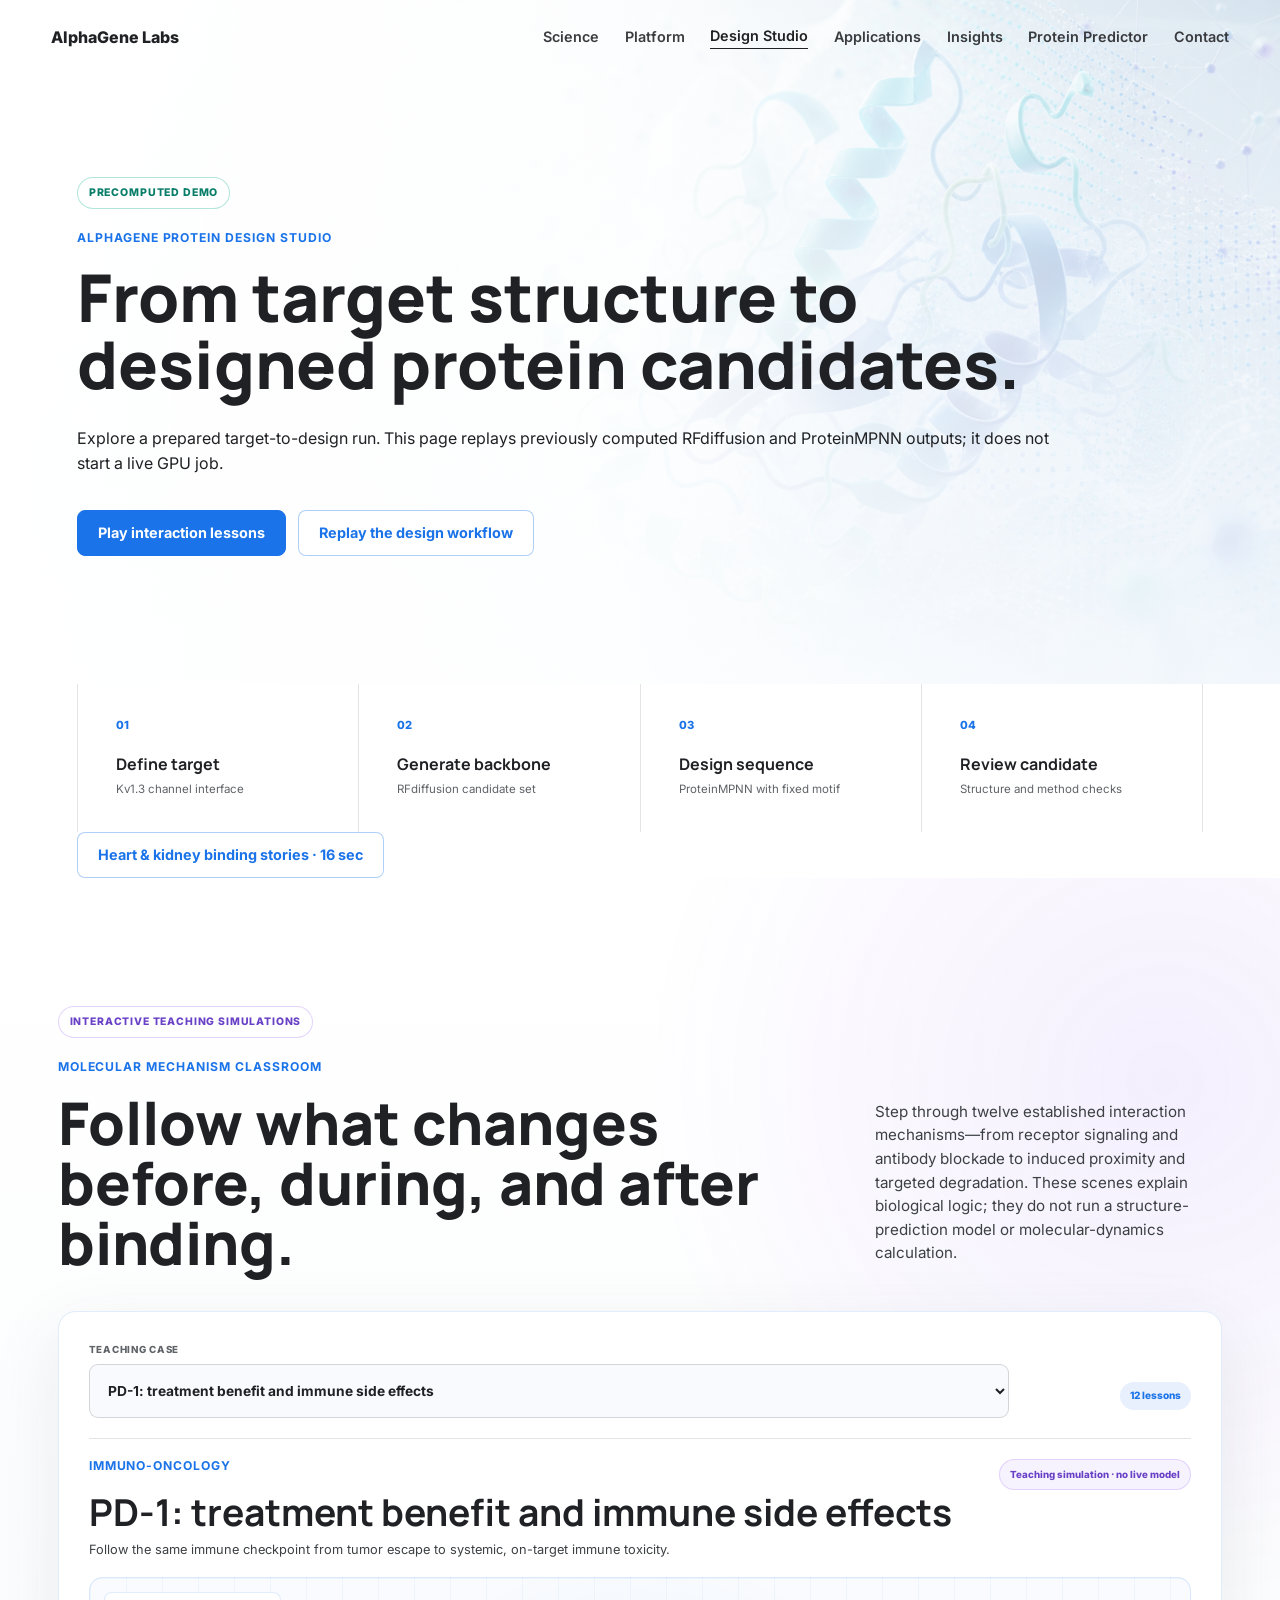
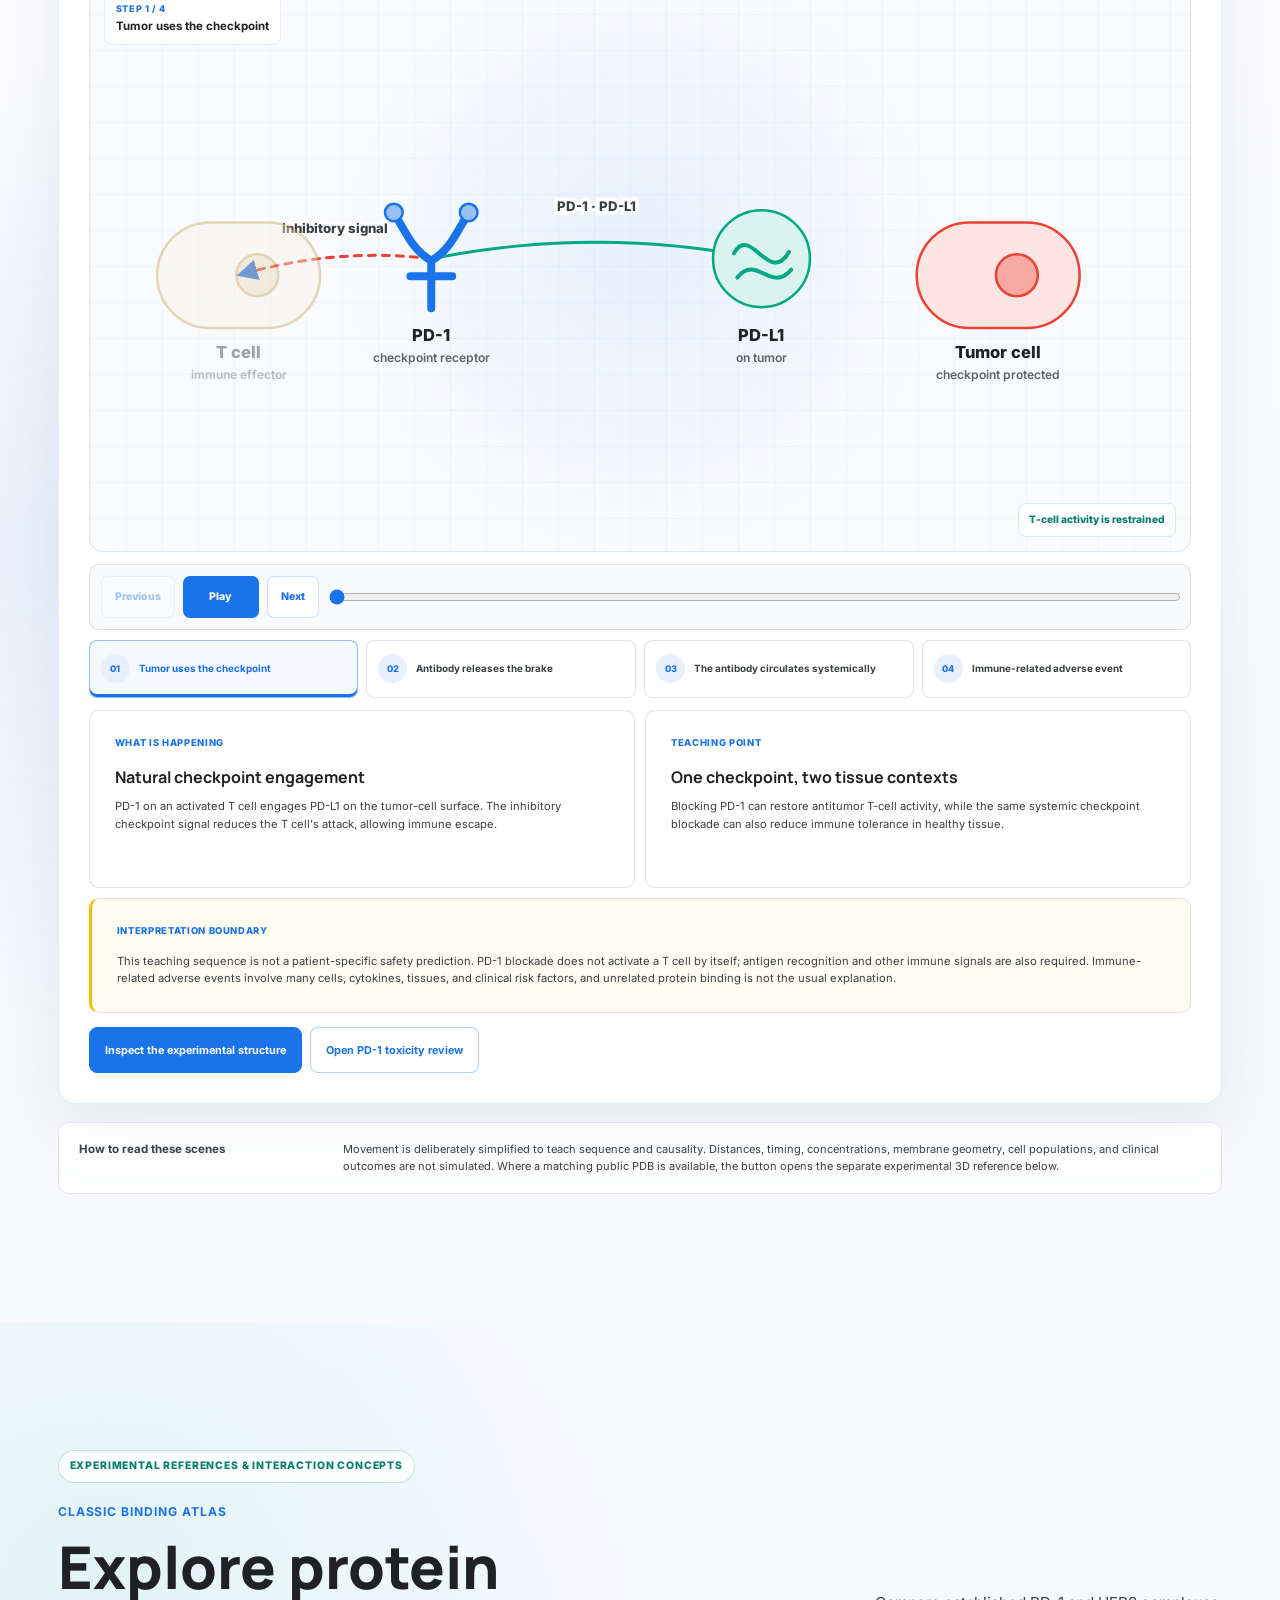
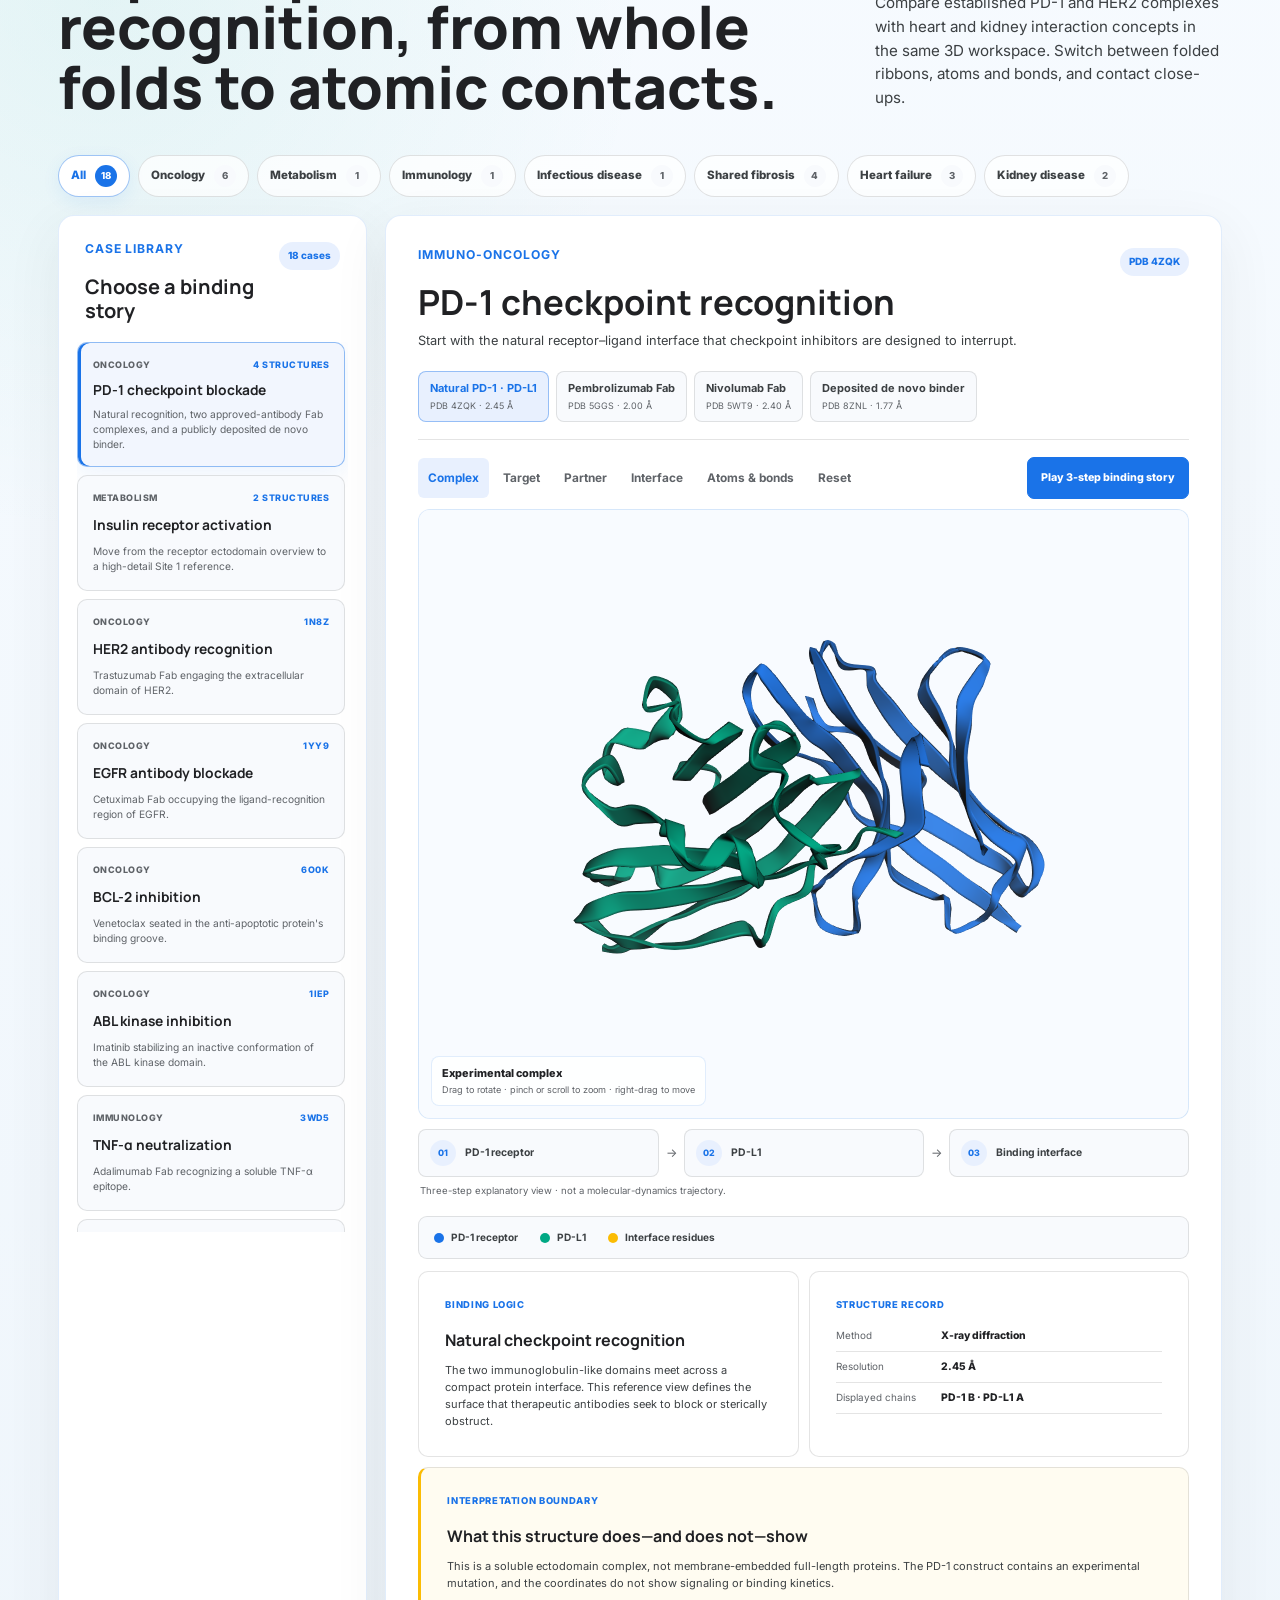
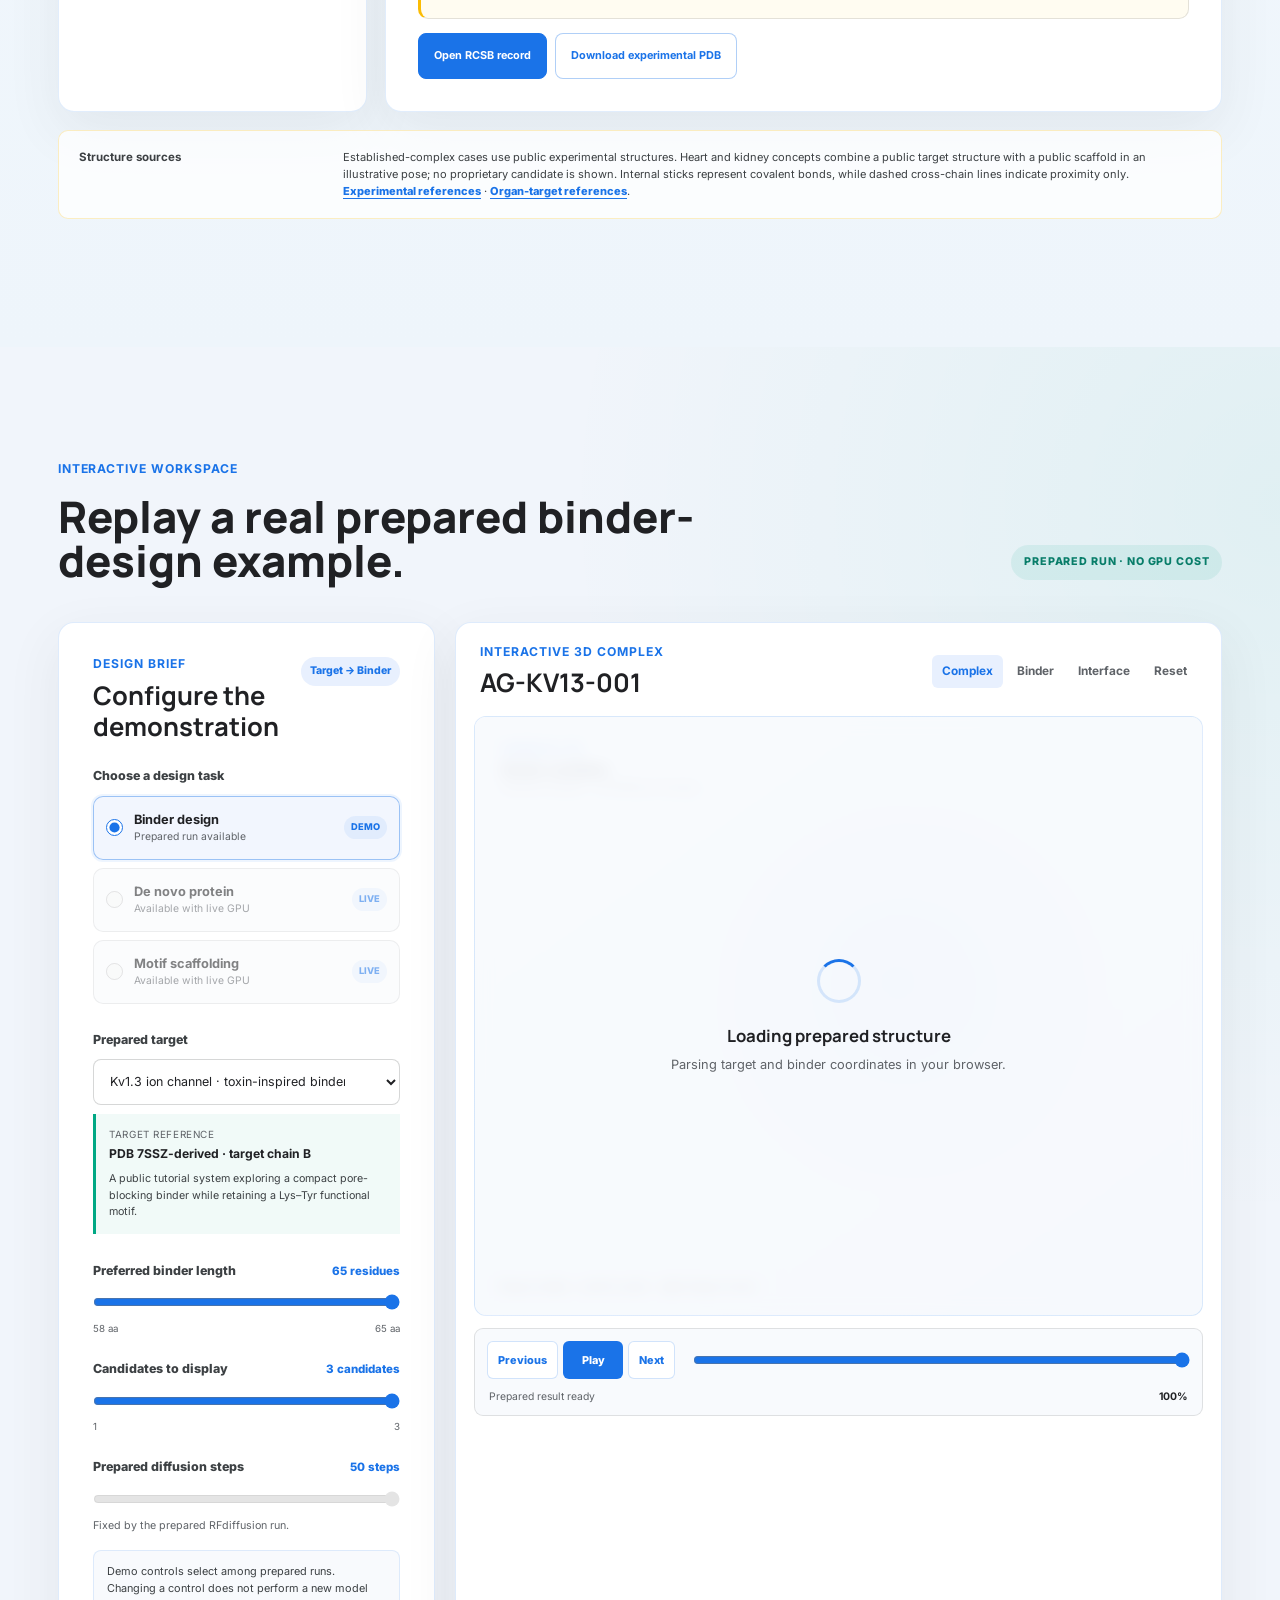
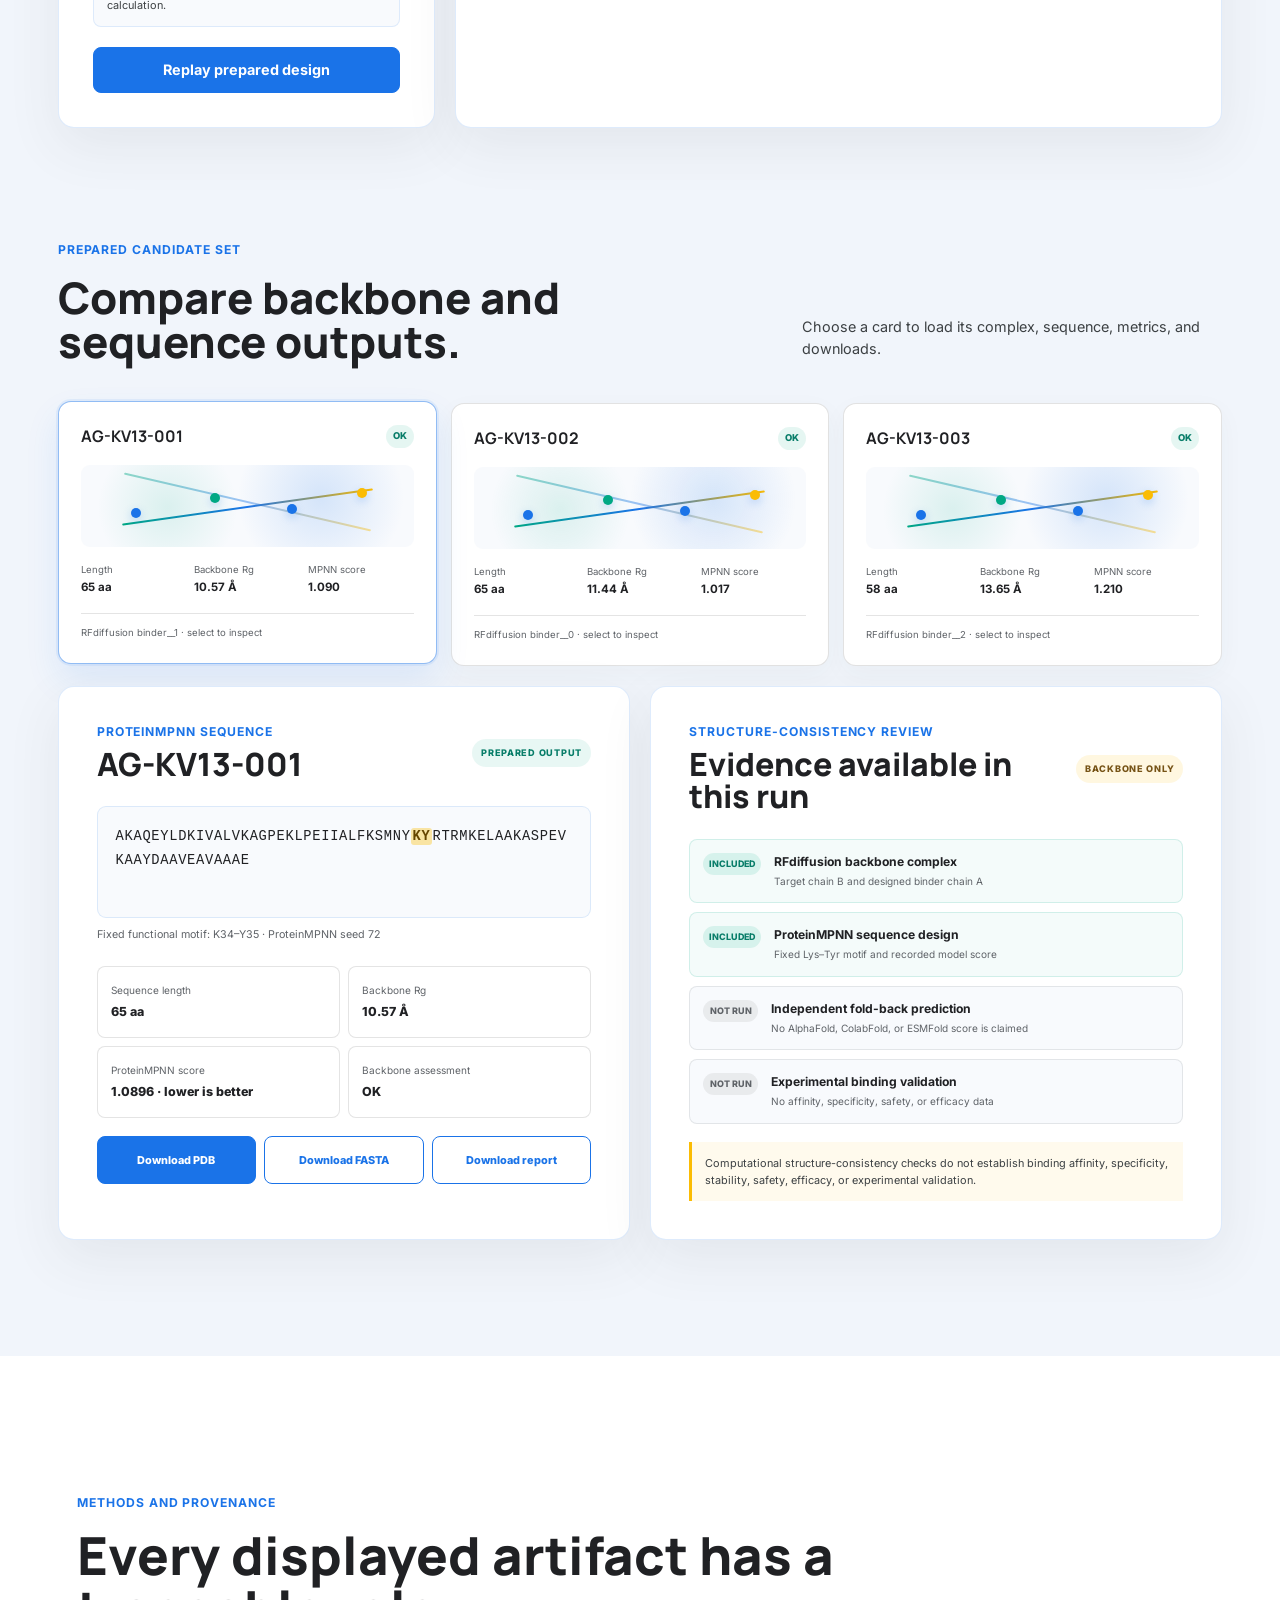
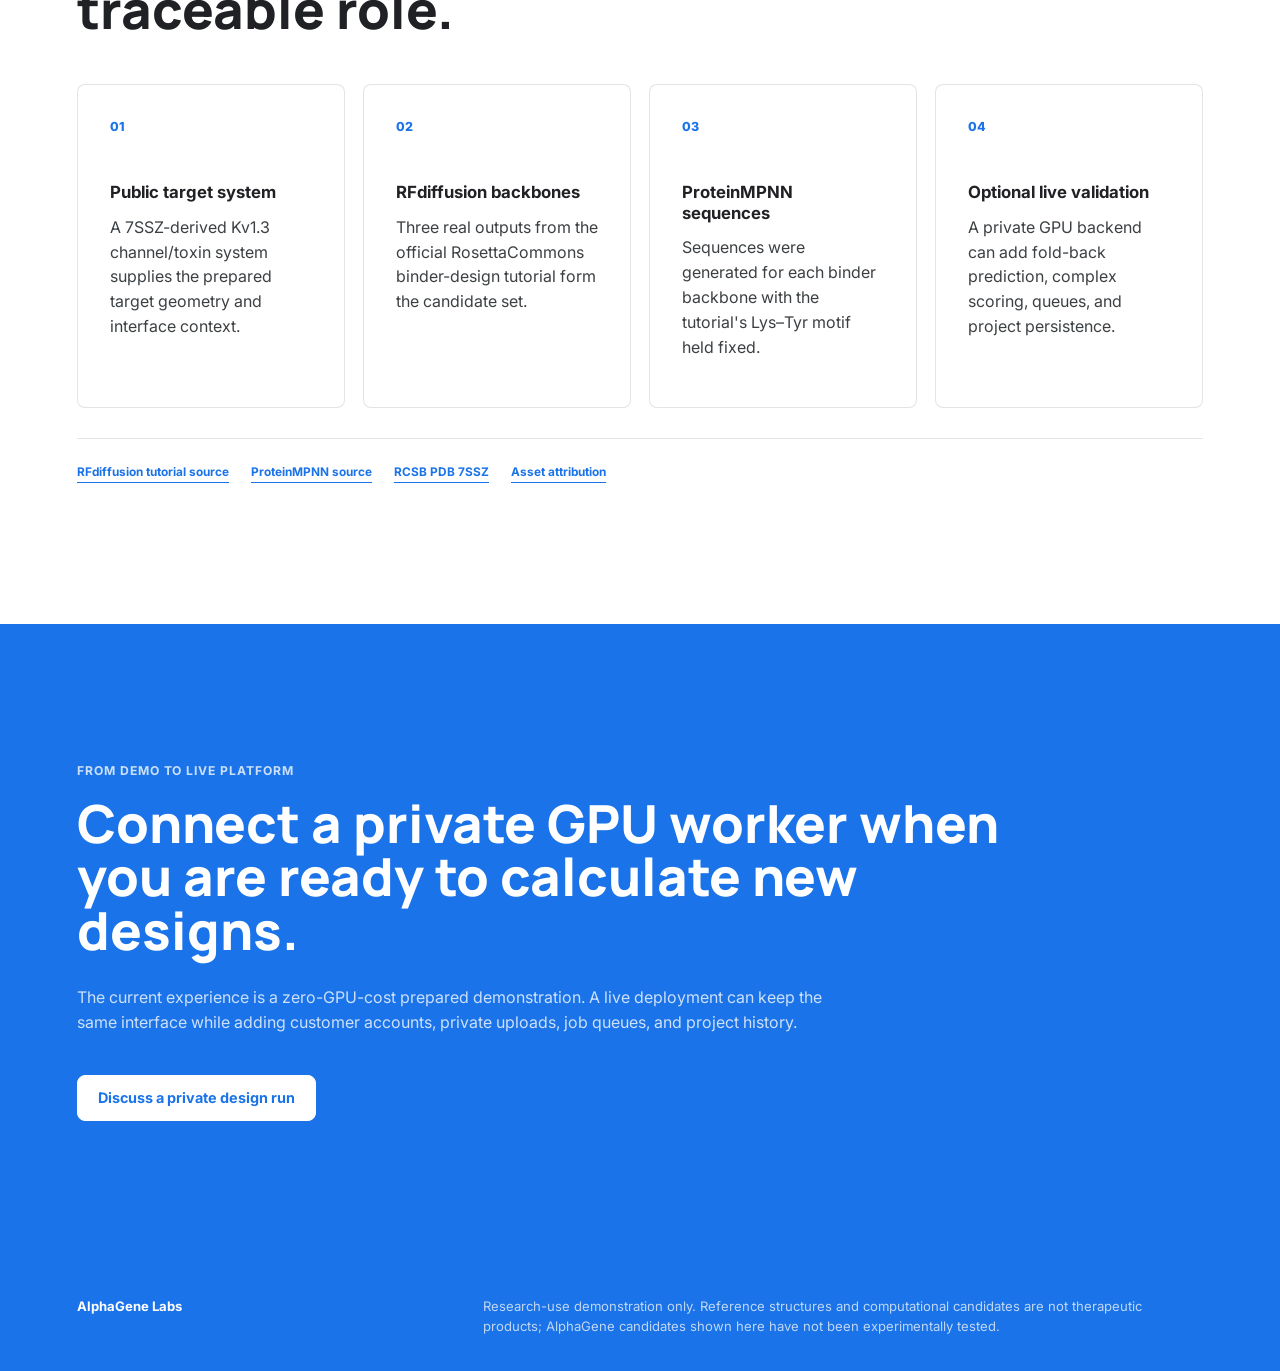
<file: protein-binding-concepts.html>
<!doctype html>
<html lang="en">
  <head>
    <meta charset="UTF-8" />
    <meta name="viewport" content="width=device-width, initial-scale=1" />
    <meta http-equiv="refresh" content="0;url=protein-design-studio.html#binding-atlas" />
    <title>Opening Design Studio | AlphaGene Labs</title>
    <script>
      const bindingKey = new URLSearchParams(location.search).get("binding");
      const allowed = ["tet3", "crbn", "rassf7", "adrb1", "smad3", "cda1", "stat3", "sting", "iga1"];
      location.replace(`protein-design-studio.html${allowed.includes(bindingKey) ? `?binding=${encodeURIComponent(bindingKey)}` : ""}#atlas-structure-viewer`);
    </script>
  </head>
  <body><a href="protein-design-studio.html#binding-atlas">Open Protein Design Studio</a></body>
</html>
</file>
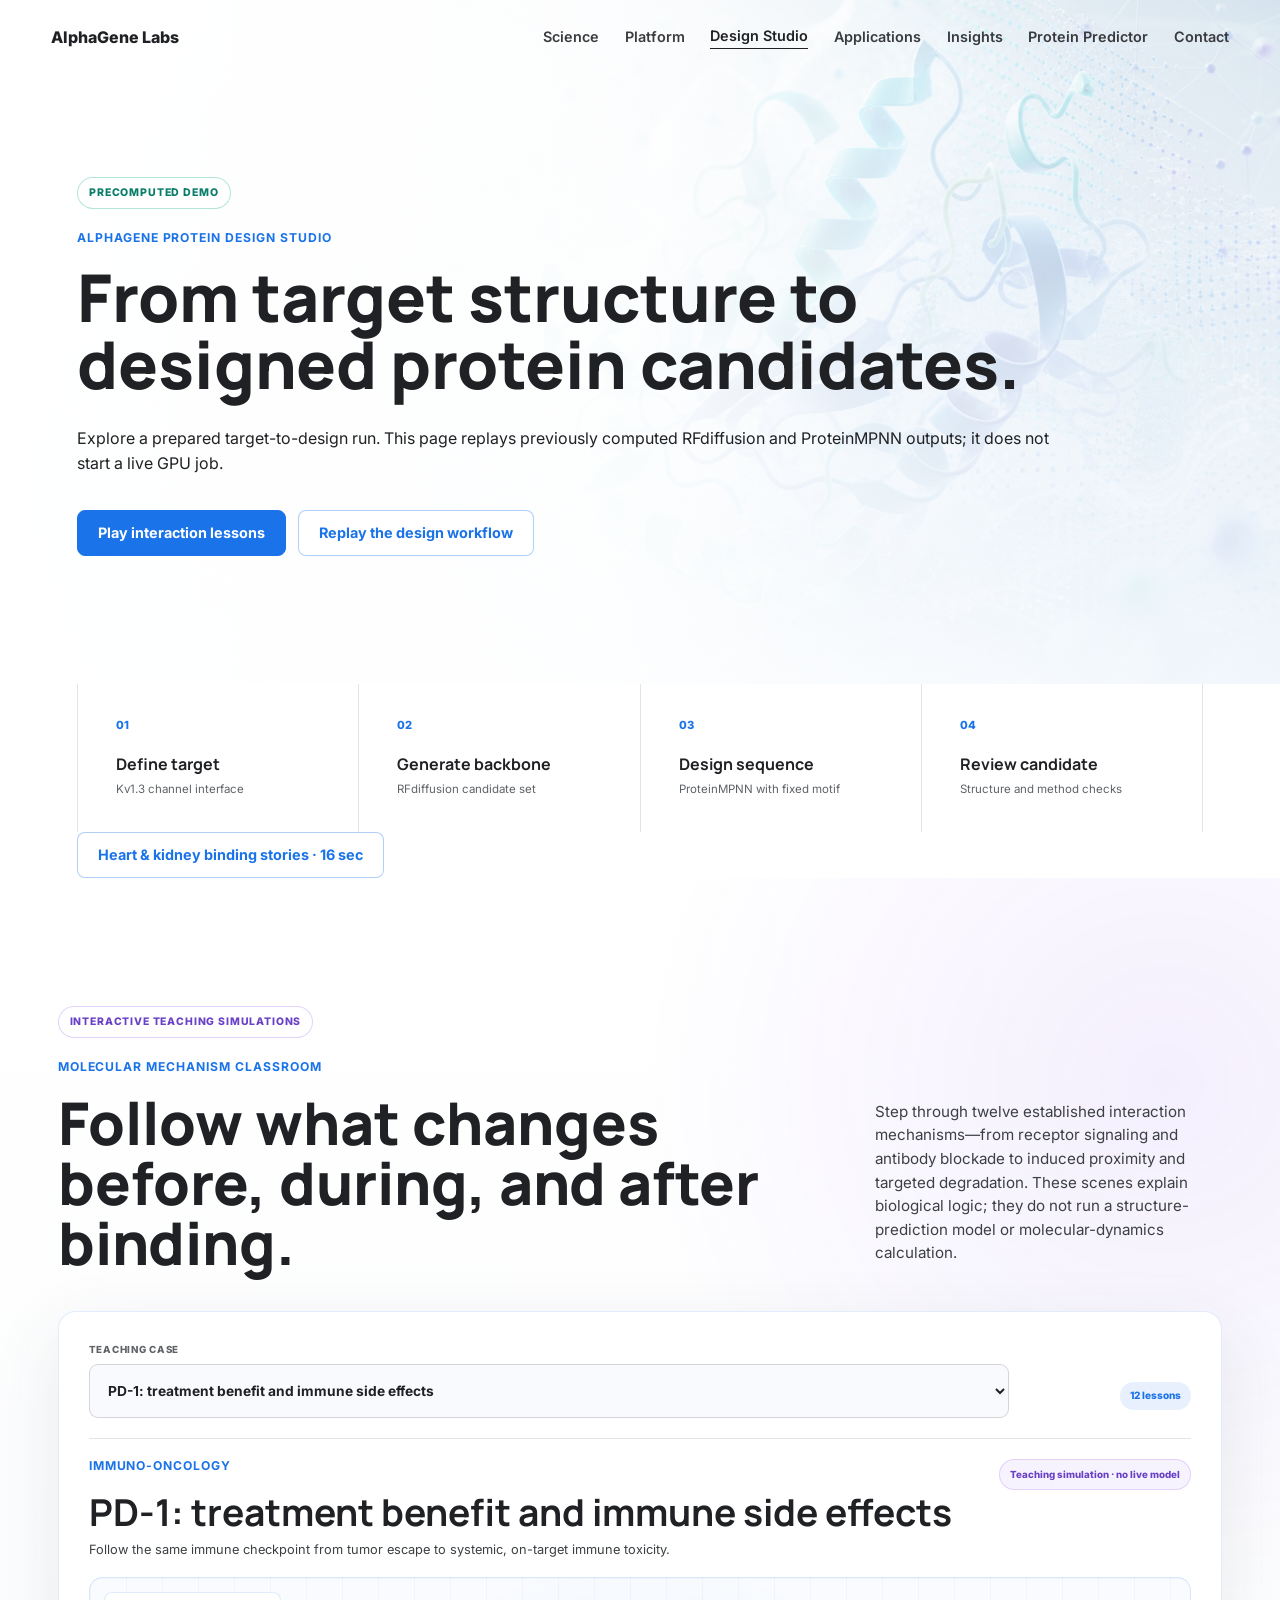
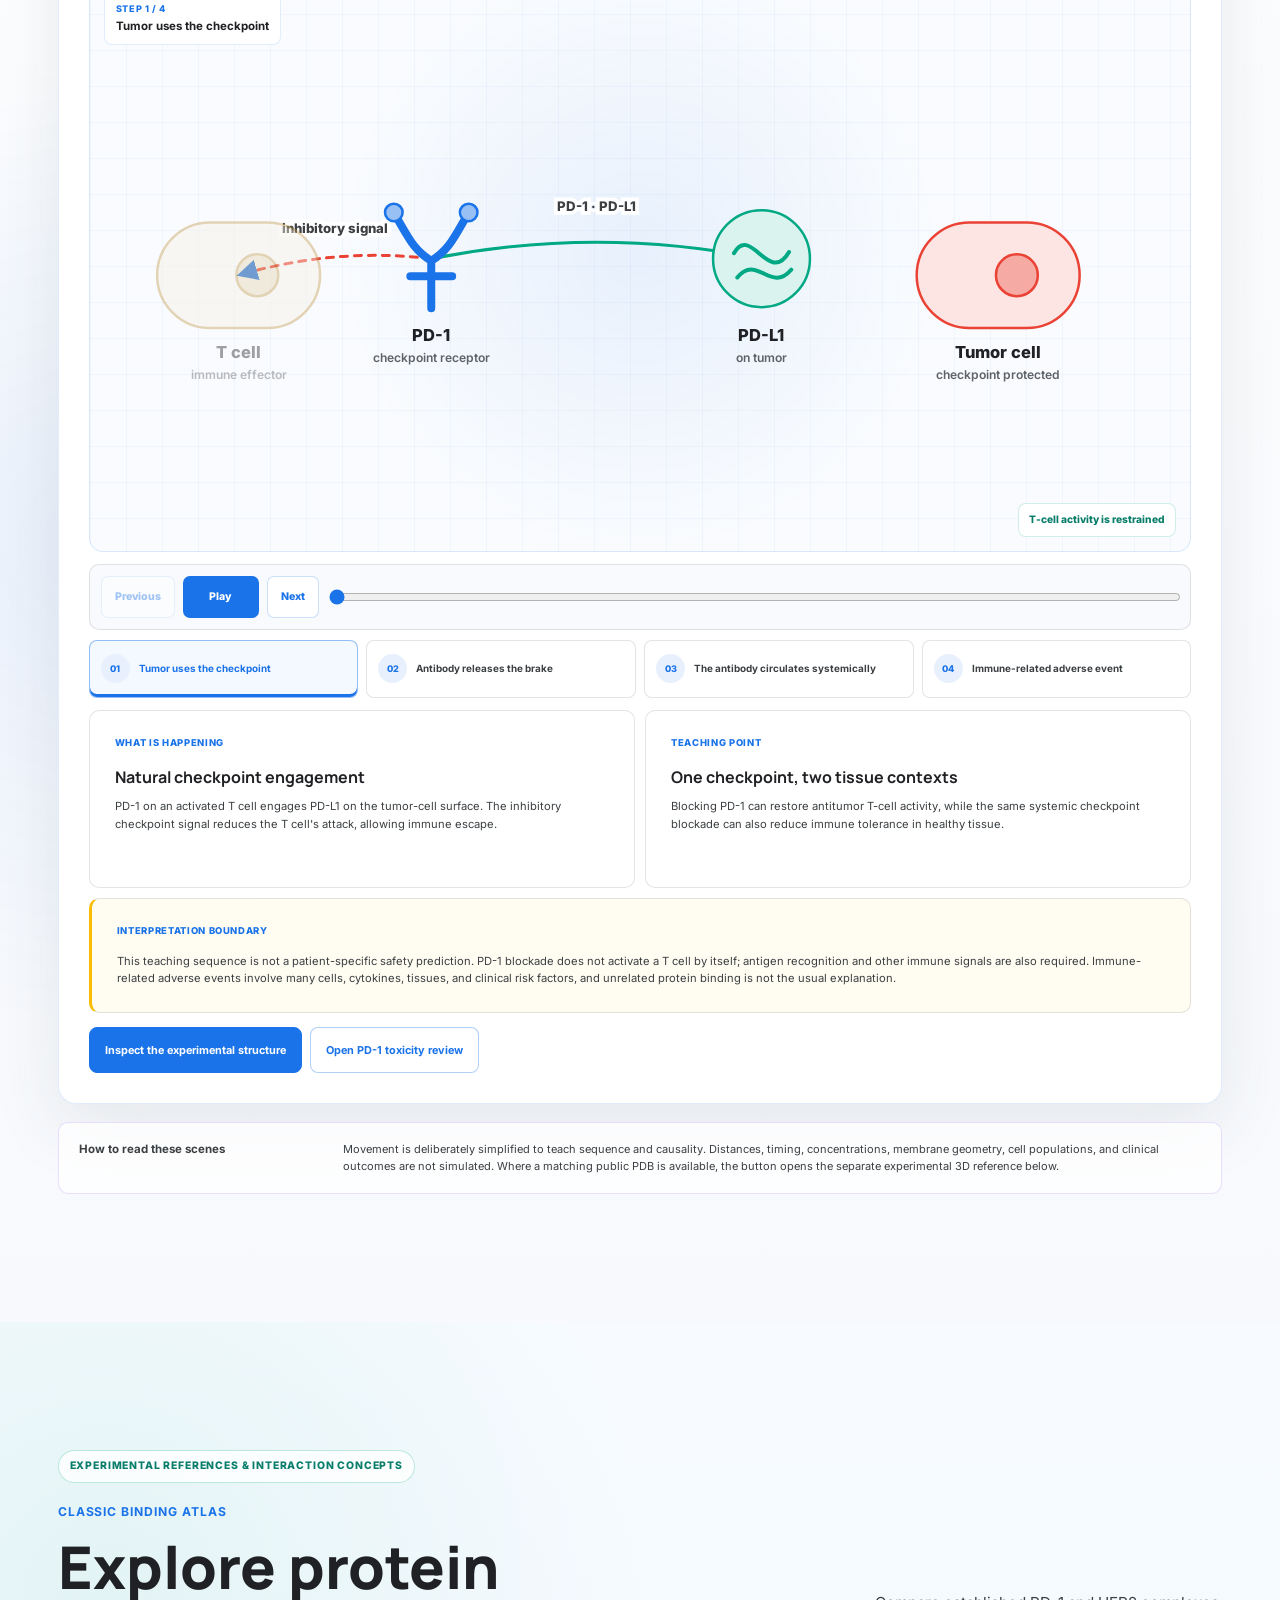
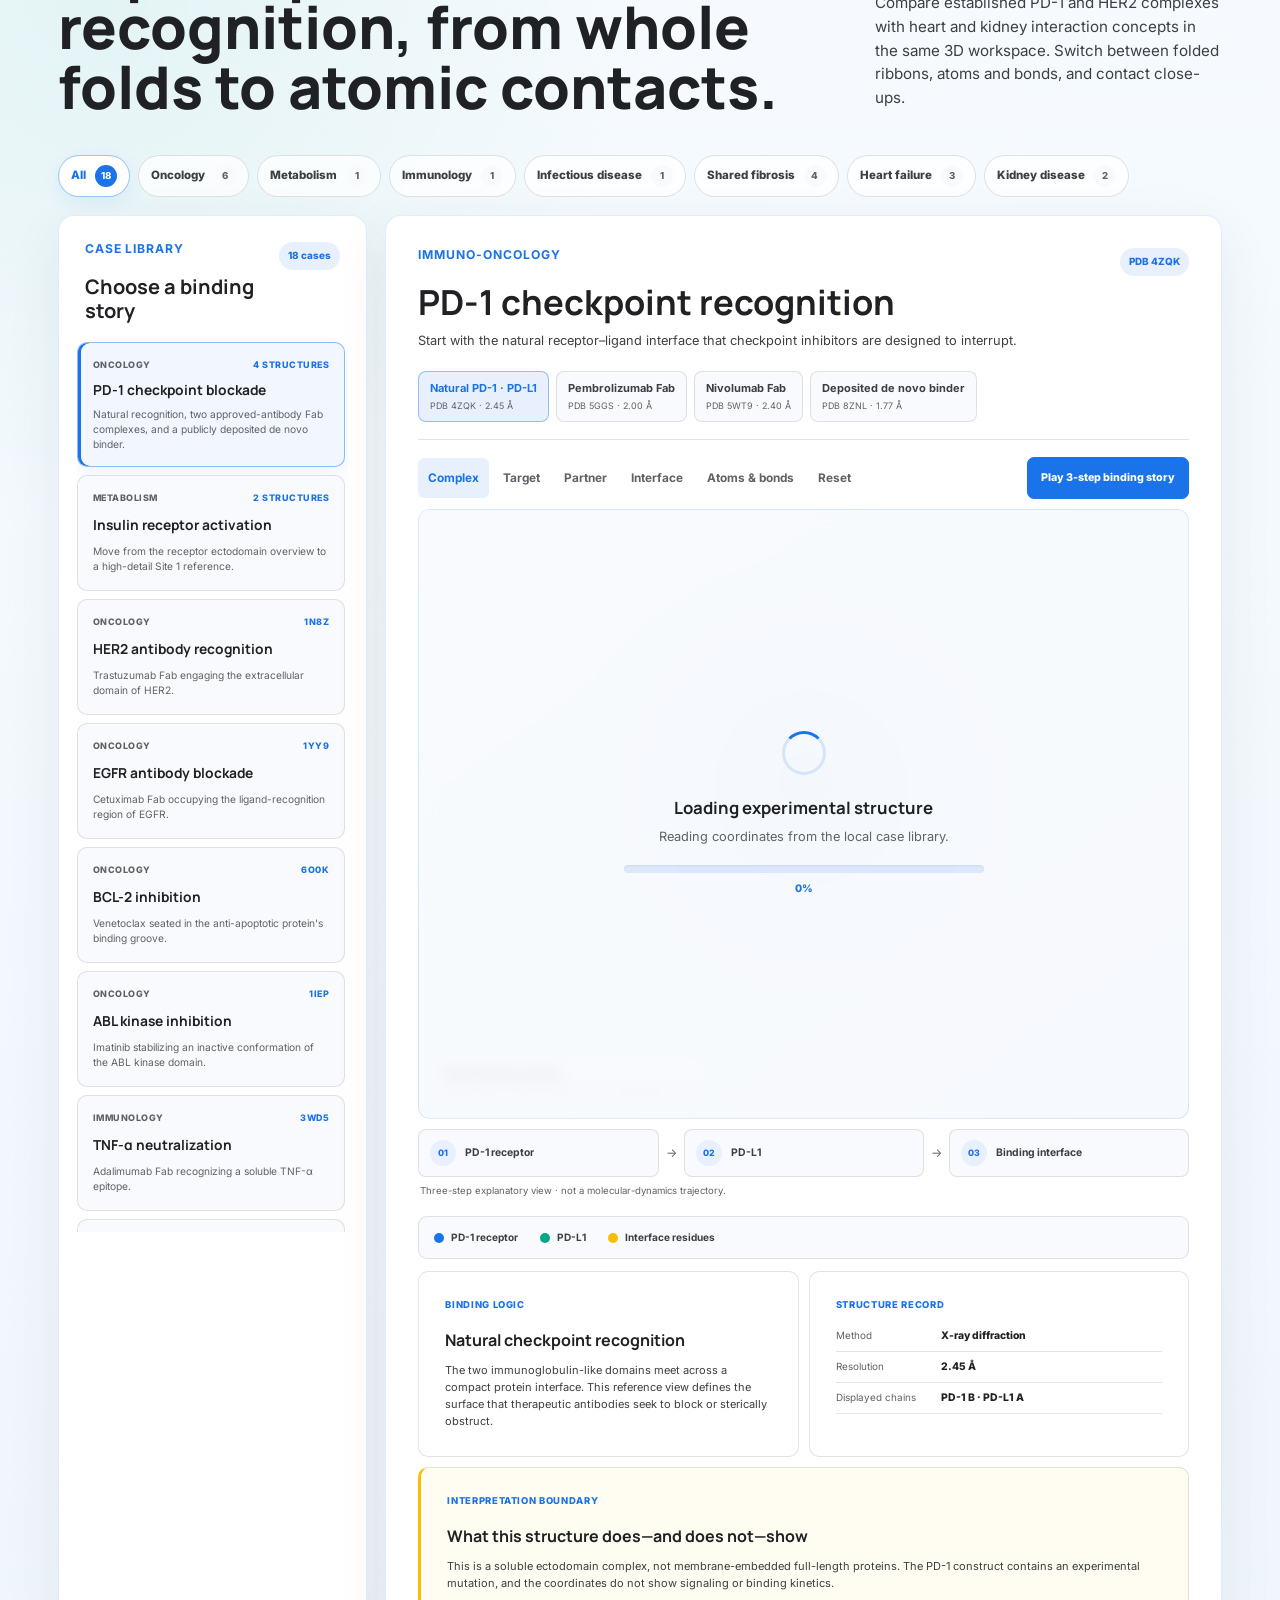
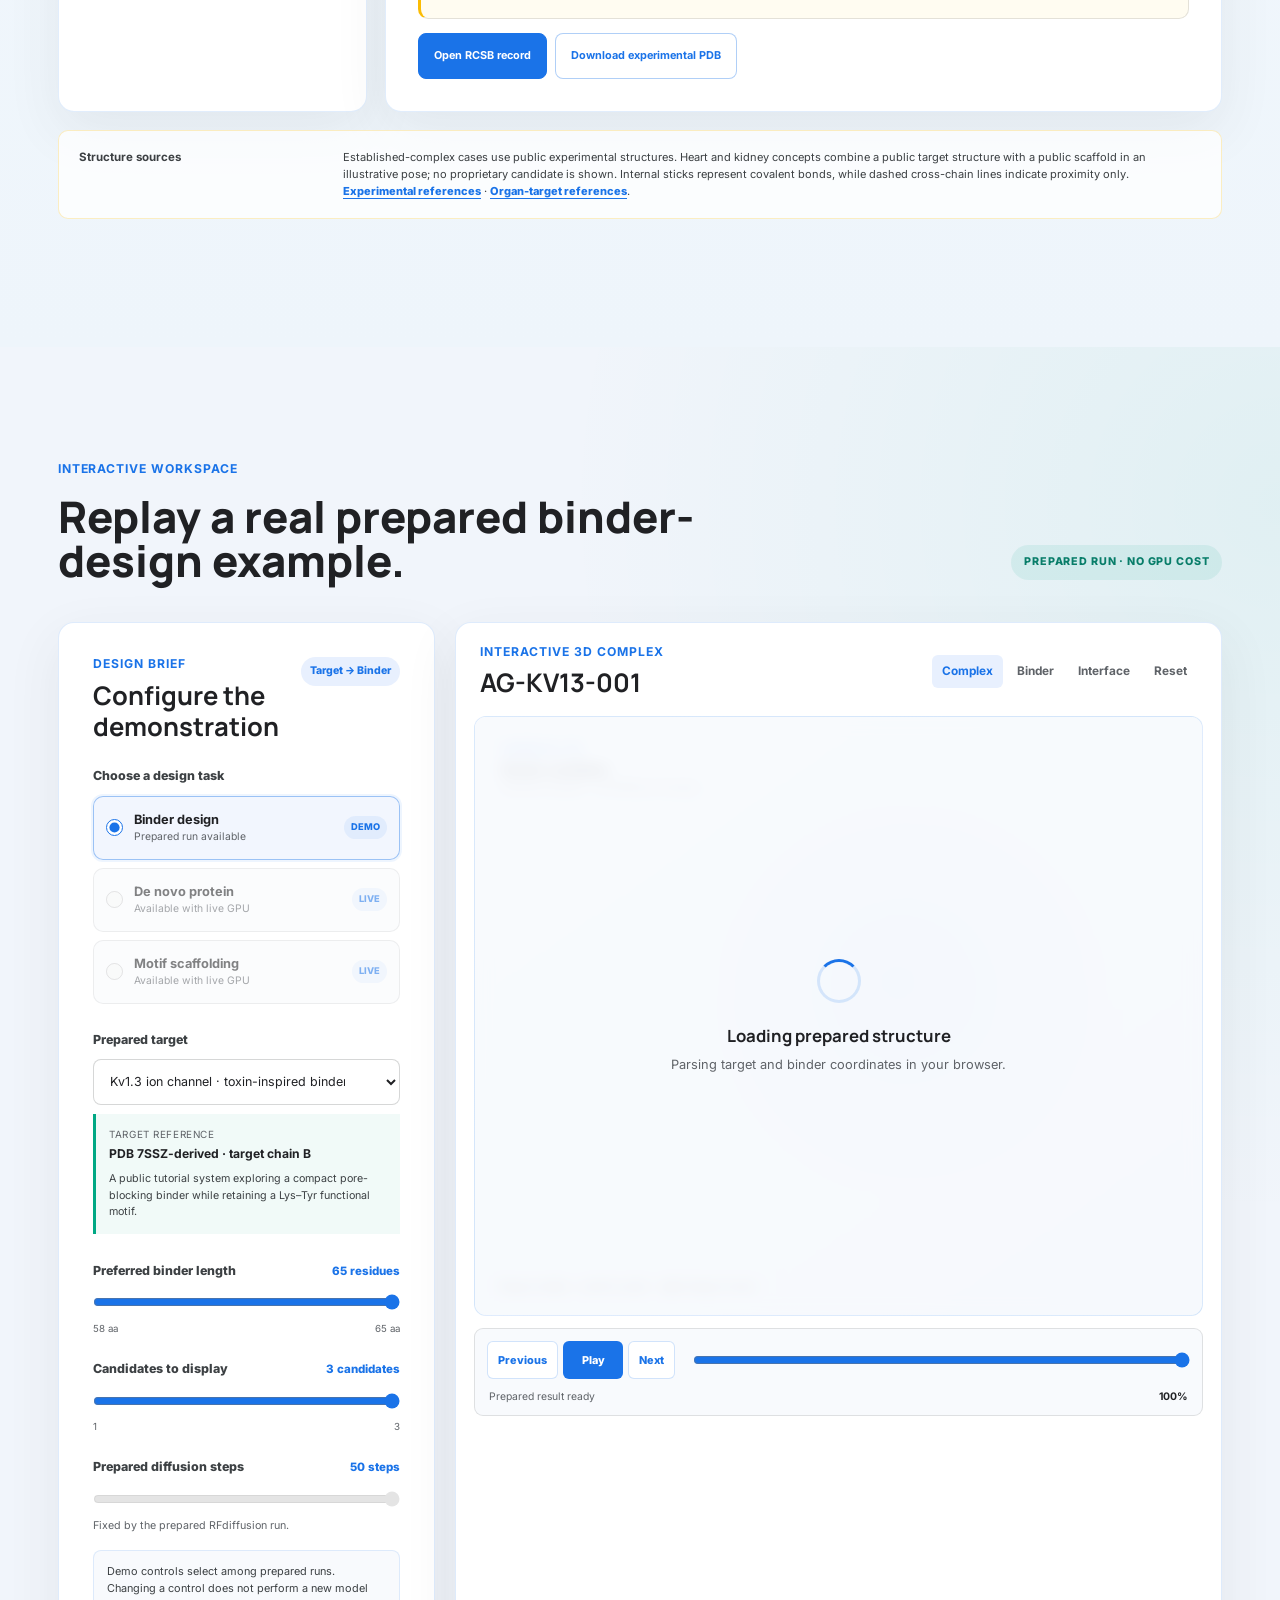
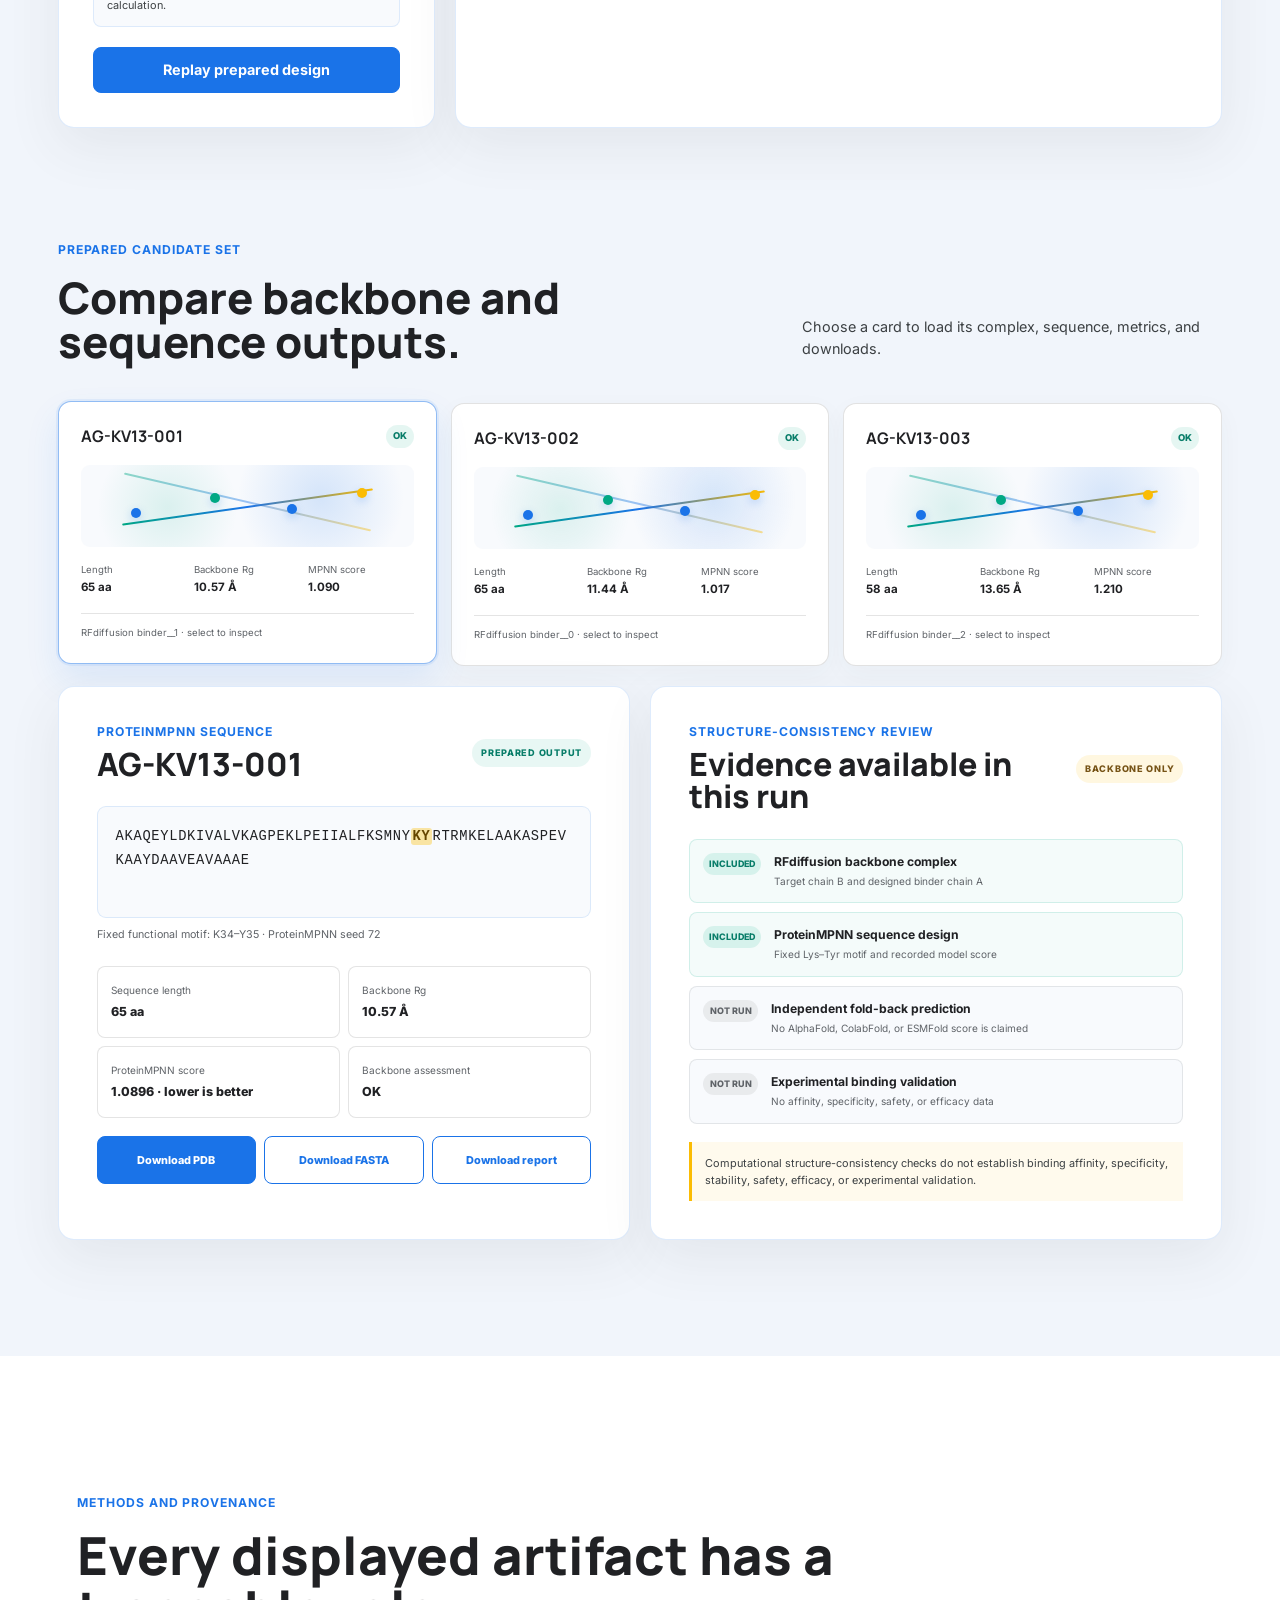
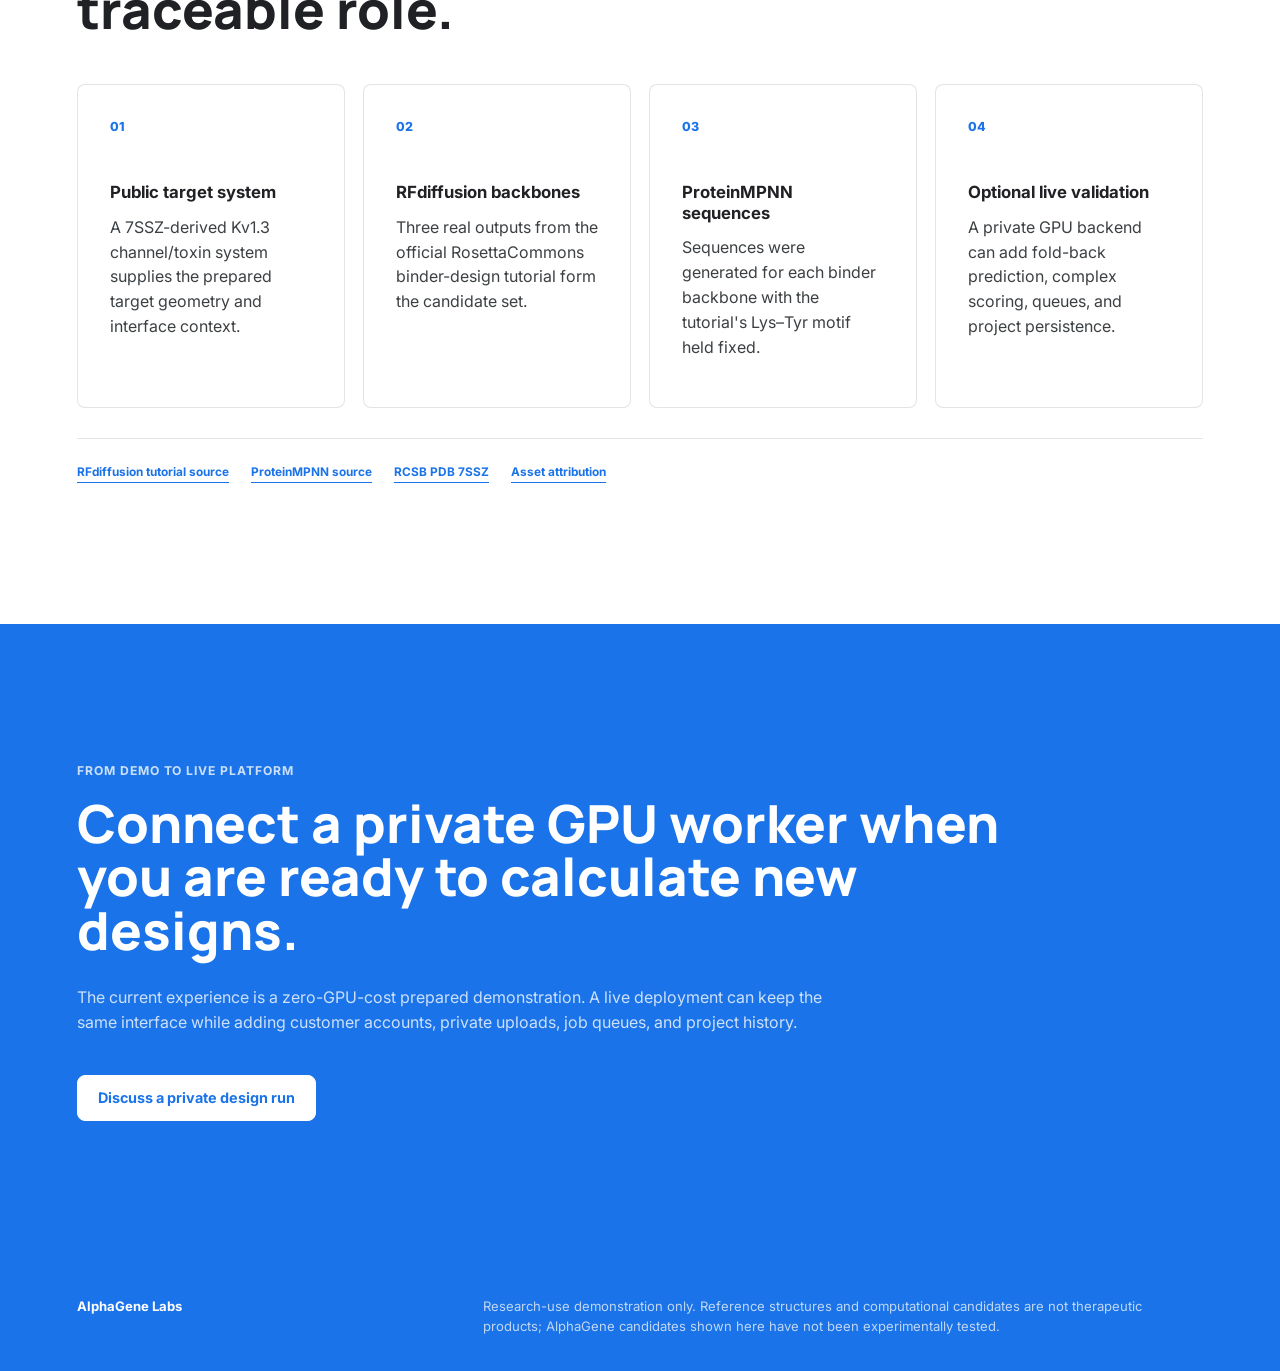
<file: protein-design-studio.html>
<!doctype html>
<html lang="en">
  <head>
    <meta charset="UTF-8" />
    <meta name="viewport" content="width=device-width, initial-scale=1.0" />
    <meta
      name="description"
      content="Explore AlphaGene Labs' prepared target-to-protein-design workflow with interactive RFdiffusion backbones, ProteinMPNN sequences, and downloadable research artifacts."
    />
    <title>Protein Design Studio | AlphaGene Labs</title>
    <link rel="preconnect" href="https://fonts.googleapis.com" />
    <link rel="preconnect" href="https://fonts.gstatic.com" crossorigin />
    <link
      href="https://fonts.googleapis.com/css2?family=Inter:wght@400;500;600;700;800&amp;family=Manrope:wght@500;600;700;800&amp;display=swap"
      rel="stylesheet"
    />
    <link rel="stylesheet" href="styles.css?v=atomic-binding-1" />
    <link rel="stylesheet" href="organ-binding-cinematic.css?v=atomic-binding-1" />
  </head>
  <body>
    <header class="site-header" data-header>
      <a class="brand" href="index.html" aria-label="AlphaGene Labs home">
        <span>AlphaGene Labs</span>
      </a>
      <button
        class="nav-toggle"
        type="button"
        aria-label="Open navigation"
        aria-expanded="false"
        aria-controls="primary-nav"
        data-nav-toggle
      >
        <span></span>
        <span></span>
      </button>
      <nav class="primary-nav" id="primary-nav" aria-label="Primary navigation" data-nav>
        <a href="science.html">Science</a>
        <a href="platform.html">Platform</a>
        <a href="protein-design-studio.html" aria-current="page">Design Studio</a>
        <a href="applications.html">Applications</a>
        <a href="insights.html">Insights</a>
        <a href="protein-predictor.html">Protein Predictor</a>
        <a href="contact.html">Contact</a>
      </nav>
    </header>

    <main>
      <section class="page-hero design-studio-hero">
        <div class="page-hero-media" aria-hidden="true">
          <img src="assets/alphagene-generation-hero.png" alt="" />
        </div>
        <div class="page-hero-copy reveal">
          <span class="prepared-demo-badge">Precomputed demo</span>
          <p class="eyebrow">AlphaGene Protein Design Studio</p>
          <h1>From target structure to designed protein candidates.</h1>
          <p>
            Explore a prepared target-to-design run. This page replays previously computed RFdiffusion and ProteinMPNN
            outputs; it does not start a live GPU job.
          </p>
          <div class="hero-actions design-hero-actions">
            <a class="button primary" href="#mechanism-classroom">Play interaction lessons</a>
            <a class="button ghost" href="#design-workbench">Replay the design workflow</a>
          </div>
        </div>
      </section>

      <section class="design-path" aria-label="Protein design stages">
        <ol>
          <li><span>01</span><strong>Define target</strong><small>Kv1.3 channel interface</small></li>
          <li><span>02</span><strong>Generate backbone</strong><small>RFdiffusion candidate set</small></li>
          <li><span>03</span><strong>Design sequence</strong><small>ProteinMPNN with fixed motif</small></li>
          <li><span>04</span><strong>Review candidate</strong><small>Structure and method checks</small></li>
        </ol>
        <a class="button ghost" href="#binding-atlas">Heart &amp; kidney binding stories · 16 sec</a>
      </section>

      <section class="mechanism-classroom" id="mechanism-classroom" aria-labelledby="mechanism-classroom-title">
        <div class="mechanism-classroom-heading reveal">
          <div>
            <span class="mechanism-teaching-badge">Interactive teaching simulations</span>
            <p class="eyebrow">Molecular Mechanism Classroom</p>
            <h2 id="mechanism-classroom-title">Follow what changes before, during, and after binding.</h2>
          </div>
          <p>
            Step through twelve established interaction mechanisms—from receptor signaling and antibody blockade to
            induced proximity and targeted degradation. These scenes explain biological logic; they do not run a
            structure-prediction model or molecular-dynamics calculation.
          </p>
        </div>

        <div class="mechanism-workbench reveal">
          <div class="mechanism-case-toolbar">
            <label for="mechanism-case-select">
              <span>Teaching case</span>
              <select id="mechanism-case-select" data-mechanism-case-select></select>
            </label>
            <label class="mechanism-variant-field" for="mechanism-variant-select" data-mechanism-variant-field hidden>
              <span>Real-world example</span>
              <select id="mechanism-variant-select" data-mechanism-variant-select></select>
            </label>
            <span class="mechanism-library-count" data-mechanism-library-count>12 lessons</span>
          </div>

          <article class="mechanism-player" aria-live="off">
            <header class="mechanism-player-heading">
              <div>
                <p class="eyebrow" data-mechanism-category>Immuno-oncology</p>
                <h3 data-mechanism-title>PD-1: treatment benefit and immune side effects</h3>
                <p data-mechanism-subtitle></p>
              </div>
              <span>Teaching simulation · no live model</span>
            </header>

            <div class="mechanism-stage" data-mechanism-stage>
              <svg
                class="mechanism-canvas"
                viewBox="0 0 1000 520"
                role="img"
                aria-labelledby="mechanism-svg-title mechanism-svg-description"
                data-mechanism-canvas
              >
                <title id="mechanism-svg-title">Interactive protein mechanism scene</title>
                <desc id="mechanism-svg-description" data-mechanism-svg-description>
                  A step-by-step teaching diagram of the selected molecular interaction.
                </desc>
                <defs>
                  <marker id="mechanism-arrow" viewBox="0 0 10 10" refX="9" refY="5" markerWidth="7" markerHeight="7" orient="auto-start-reverse">
                    <path d="M 0 0 L 10 5 L 0 10 z"></path>
                  </marker>
                  <marker id="mechanism-arrow-harm" viewBox="0 0 10 10" refX="9" refY="5" markerWidth="7" markerHeight="7" orient="auto-start-reverse">
                    <path d="M 0 0 L 10 5 L 0 10 z"></path>
                  </marker>
                </defs>
                <g data-mechanism-links></g>
                <g data-mechanism-actors></g>
              </svg>

              <div class="mechanism-stage-status">
                <span data-mechanism-step-number>Step 1 / 4</span>
                <strong data-mechanism-step-title>Checkpoint engaged</strong>
              </div>
              <span class="mechanism-stage-outcome" data-mechanism-outcome>T-cell activity is restrained</span>
            </div>

            <div class="mechanism-playback" role="group" aria-label="Mechanism lesson playback">
              <button type="button" data-mechanism-previous aria-label="Previous mechanism step">Previous</button>
              <button class="is-primary" type="button" data-mechanism-play aria-label="Play mechanism lesson">Play</button>
              <button type="button" data-mechanism-next aria-label="Next mechanism step">Next</button>
              <label for="mechanism-progress" class="sr-only">Mechanism lesson timeline</label>
              <input id="mechanism-progress" type="range" min="0" max="3" value="0" step="1" data-mechanism-progress />
            </div>

            <div class="mechanism-step-tabs" role="tablist" aria-label="Mechanism lesson steps" data-mechanism-step-tabs></div>

            <div class="mechanism-explanation-grid">
              <article aria-live="polite">
                <span>What is happening</span>
                <h4 data-mechanism-explanation-title>Natural checkpoint engagement</h4>
                <p data-mechanism-explanation></p>
              </article>
              <article>
                <span>Teaching point</span>
                <h4 data-mechanism-takeaway-title>One checkpoint, two contexts</h4>
                <p data-mechanism-takeaway></p>
              </article>
              <article class="mechanism-boundary-card">
                <span>Interpretation boundary</span>
                <p data-mechanism-boundary></p>
              </article>
            </div>

            <div class="mechanism-actions">
              <button class="button primary" type="button" data-mechanism-open-atlas>Inspect the experimental structure</button>
              <a class="button ghost" href="#" target="_blank" rel="noreferrer" data-mechanism-source>Open mechanism reference</a>
            </div>
          </article>
        </div>

        <div class="mechanism-classroom-note reveal">
          <strong>How to read these scenes</strong>
          <p>
            Movement is deliberately simplified to teach sequence and causality. Distances, timing, concentrations,
            membrane geometry, cell populations, and clinical outcomes are not simulated. Where a matching public PDB
            is available, the button opens the separate experimental 3D reference below.
          </p>
        </div>
      </section>

      <section class="binding-atlas" id="binding-atlas" aria-labelledby="binding-atlas-title">
        <div class="binding-atlas-heading reveal">
          <div>
            <span class="atlas-reference-badge">Experimental references &amp; interaction concepts</span>
            <p class="eyebrow">Classic Binding Atlas</p>
            <h2 id="binding-atlas-title">Explore protein recognition, from whole folds to atomic contacts.</h2>
          </div>
          <p>
            Compare established PD-1 and HER2 complexes with heart and kidney interaction concepts in the same
            3D workspace. Switch between folded ribbons, atoms and bonds, and contact close-ups.
          </p>
        </div>

        <div class="atlas-category-filter reveal" role="group" aria-label="Filter binding cases by field" data-atlas-filters></div>

        <div class="binding-atlas-layout">
          <aside class="atlas-case-panel reveal" aria-labelledby="atlas-case-list-title">
            <div class="atlas-panel-heading">
              <div>
                <p class="eyebrow">Case library</p>
                <h3 id="atlas-case-list-title">Choose a binding story</h3>
              </div>
              <span data-atlas-case-count>18 cases</span>
            </div>
            <div class="atlas-case-list" data-atlas-case-list></div>
          </aside>

          <div class="atlas-explorer reveal">
            <div class="atlas-explorer-heading">
              <div>
                <p class="eyebrow" data-atlas-category>Immuno-oncology</p>
                <h3 data-atlas-title>PD-1 checkpoint blockade</h3>
                <p data-atlas-subtitle>Compare the natural checkpoint interface with clinically established antibody complexes.</p>
              </div>
              <span class="atlas-pdb-badge" data-atlas-pdb>PDB 4ZQK</span>
            </div>

            <div class="atlas-variant-tabs" role="tablist" aria-label="Available reference structures" data-atlas-variants></div>

            <div class="atlas-viewer-toolbar">
              <div class="viewer-controls atlas-view-modes" role="group" aria-label="Structure view" data-atlas-view-modes>
                <button class="viewer-mode is-active" type="button" data-atlas-view="complex" aria-pressed="true">Complex</button>
                <button class="viewer-mode" type="button" data-atlas-view="target" aria-pressed="false">Target</button>
                <button class="viewer-mode" type="button" data-atlas-view="partner" aria-pressed="false" data-atlas-partner-mode>Partner</button>
                <button class="viewer-mode" type="button" data-atlas-view="interface" aria-pressed="false">Interface</button>
                <button class="viewer-mode" type="button" data-atlas-view="atoms" aria-pressed="false">Atoms &amp; bonds</button>
                <button class="viewer-mode" type="button" data-atlas-view="reset" aria-pressed="false">Reset</button>
              </div>
              <button class="atlas-story-button" type="button" data-atlas-play-story>
                Play 3-step binding story
              </button>
            </div>

            <div class="atlas-viewer-stage" id="atlas-structure-viewer" role="region" aria-label="Interactive molecular structure viewer" data-atlas-viewer-stage>
              <div class="viewer-canvas" data-atlas-molecule-viewer></div>
              <div class="atlas-viewer-label">
                <span data-atlas-view-label>Experimental complex</span>
                <small>Drag to rotate · pinch or scroll to zoom · right-drag to move</small>
              </div>
              <div class="viewer-loading atlas-viewer-loading" role="status" data-atlas-loading>
                <span class="structure-spinner" aria-hidden="true"></span>
                <strong data-atlas-loading-title>Loading experimental structure</strong>
                <span data-atlas-loading-copy>Reading coordinates from the local case library.</span>
                <div class="atlas-load-progress" role="progressbar" aria-label="Structure loading progress" aria-valuemin="0" aria-valuemax="100" aria-valuenow="0" data-atlas-load-progress>
                  <i data-atlas-load-bar></i>
                </div>
                <small data-atlas-load-percent>0%</small>
              </div>
              <div class="viewer-empty atlas-viewer-error" role="alert" data-atlas-error hidden>
                <p>Structure could not be loaded.</p>
                <span>Choose another case or download the PDB for local inspection.</span>
              </div>
            </div>

            <div data-atlas-cinematic-controls hidden></div>

            <div class="atlas-story-strip" aria-label="Binding story stages" data-atlas-story-strip>
              <button type="button" data-atlas-story-step="target"><span>01</span><strong data-atlas-target-step>Target</strong></button>
              <i aria-hidden="true">→</i>
              <button type="button" data-atlas-story-step="partner"><span>02</span><strong data-atlas-partner-step>Partner</strong></button>
              <i aria-hidden="true">→</i>
              <button type="button" data-atlas-story-step="interface"><span>03</span><strong>Binding interface</strong></button>
            </div>
            <p class="atlas-story-note" aria-live="polite" data-atlas-story-status>
              Three-step explanatory view · not a molecular-dynamics trajectory.
            </p>

            <div class="atlas-legend" aria-label="Structure color legend">
              <span><i class="is-target"></i><b data-atlas-target-legend>Target</b></span>
              <span><i class="is-partner"></i><b data-atlas-partner-legend>Binding partner</b></span>
              <span><i class="is-interface"></i><b>Interface residues</b></span>
            </div>

            <div class="atlas-detail-grid">
              <article>
                <span>Binding logic</span>
                <h4 data-atlas-mechanism-title>Natural checkpoint recognition</h4>
                <p data-atlas-mechanism></p>
              </article>
              <article>
                <span>Structure record</span>
                <dl class="atlas-fact-list">
                  <div><dt>Method</dt><dd data-atlas-method>—</dd></div>
                  <div><dt>Resolution</dt><dd data-atlas-resolution>—</dd></div>
                  <div><dt>Displayed chains</dt><dd data-atlas-chains>—</dd></div>
                </dl>
              </article>
              <article class="atlas-scope-card">
                <span>Interpretation boundary</span>
                <h4>What this structure does—and does not—show</h4>
                <p data-atlas-scope></p>
              </article>
            </div>

            <div class="atlas-actions">
              <a class="button primary" href="https://www.rcsb.org/structure/4ZQK" target="_blank" rel="noreferrer" data-atlas-rcsb>Open RCSB record</a>
              <a class="button ghost" href="assets/binding-atlas/4zqk.pdb" download data-atlas-download>Download experimental PDB</a>
            </div>
          </div>
        </div>

        <div class="atlas-disclaimer reveal">
          <strong>Structure sources</strong>
          <p>
            Established-complex cases use public experimental structures. Heart and kidney concepts combine a
            public target structure with a public scaffold in an illustrative pose; no proprietary candidate is shown.
            Internal sticks represent covalent bonds, while dashed cross-chain lines indicate proximity only.
            <a href="assets/binding-atlas/ATTRIBUTION.txt">Experimental references</a> ·
            <a href="assets/organ-binding/ATTRIBUTION.txt">Organ-target references</a>.
          </p>
        </div>
      </section>

      <section class="design-studio-shell" id="design-workbench">
        <div class="design-studio-intro reveal">
          <div>
            <p class="eyebrow">Interactive workspace</p>
            <h2>Replay a real prepared binder-design example.</h2>
          </div>
          <span class="studio-cost-badge">Prepared run · no GPU cost</span>
        </div>

        <div class="design-studio-grid">
          <aside class="design-control-panel reveal" aria-labelledby="design-controls-title">
            <div class="studio-panel-heading">
              <div>
                <p class="eyebrow">Design brief</p>
                <h3 id="design-controls-title">Configure the demonstration</h3>
              </div>
              <span>Target → Binder</span>
            </div>

            <fieldset class="design-task-picker">
              <legend>Choose a design task</legend>
              <label class="design-task-card is-selected">
                <input type="radio" name="design-task" value="binder" checked />
                <span>
                  <strong>Binder design</strong>
                  <small>Prepared run available</small>
                </span>
                <i>Demo</i>
              </label>
              <label class="design-task-card is-unavailable" title="Requires a connected live GPU worker">
                <input type="radio" name="design-task" value="denovo" disabled />
                <span>
                  <strong>De novo protein</strong>
                  <small>Available with live GPU</small>
                </span>
                <i>Live</i>
              </label>
              <label class="design-task-card is-unavailable" title="Requires a connected live GPU worker">
                <input type="radio" name="design-task" value="motif" disabled />
                <span>
                  <strong>Motif scaffolding</strong>
                  <small>Available with live GPU</small>
                </span>
                <i>Live</i>
              </label>
            </fieldset>

            <div class="design-field">
              <label for="prepared-target">Prepared target</label>
              <select id="prepared-target" data-prepared-target>
                <option>Kv1.3 ion channel · toxin-inspired binder</option>
              </select>
              <div class="prepared-target-card">
                <span>Target reference</span>
                <strong>PDB 7SSZ-derived · target chain B</strong>
                <p>
                  A public tutorial system exploring a compact pore-blocking binder while retaining a Lys–Tyr functional
                  motif.
                </p>
              </div>
            </div>

            <div class="design-range-field">
              <div class="design-range-label">
                <label for="binder-length">Preferred binder length</label>
                <output for="binder-length" data-length-output>65 residues</output>
              </div>
              <input id="binder-length" type="range" min="58" max="65" value="65" step="1" data-design-length />
              <div class="range-boundaries"><span>58 aa</span><span>65 aa</span></div>
            </div>

            <div class="design-range-field">
              <div class="design-range-label">
                <label for="candidate-count">Candidates to display</label>
                <output for="candidate-count" data-count-output>3 candidates</output>
              </div>
              <input id="candidate-count" type="range" min="1" max="3" value="3" step="1" data-candidate-count />
              <div class="range-boundaries"><span>1</span><span>3</span></div>
            </div>

            <div class="design-range-field is-fixed">
              <div class="design-range-label">
                <label for="diffusion-steps">Prepared diffusion steps</label>
                <output for="diffusion-steps">50 steps</output>
              </div>
              <input id="diffusion-steps" type="range" min="25" max="50" value="50" step="25" disabled />
              <p>Fixed by the prepared RFdiffusion run.</p>
            </div>

            <p class="prepared-control-note">
              Demo controls select among prepared runs. Changing a control does not perform a new model calculation.
            </p>

            <button class="button primary studio-run-button" type="button" data-replay-design>
              Replay prepared design
            </button>
          </aside>

          <div class="design-viewer-panel reveal">
            <div class="design-viewer-heading">
              <div>
                <p class="eyebrow">Interactive 3D complex</p>
                <h3 data-selected-candidate-title>AG-KV13-001</h3>
              </div>
              <div class="viewer-controls" data-design-viewer-controls>
                <button class="viewer-mode is-active" type="button" data-design-view="complex">Complex</button>
                <button class="viewer-mode" type="button" data-design-view="binder">Binder</button>
                <button class="viewer-mode" type="button" data-design-view="interface">Interface</button>
                <button class="viewer-mode" type="button" data-design-view="reset">Reset</button>
              </div>
            </div>

            <div class="design-viewer-stage" role="region" aria-label="Interactive protein structure viewer" data-design-viewer-stage>
              <div class="viewer-canvas" data-design-molecule-viewer></div>
              <canvas class="design-diffusion-overlay" data-diffusion-overlay aria-hidden="true"></canvas>
              <div class="design-stage-status">
                <span data-stage-number>Stage 04 / 04</span>
                <strong data-stage-label>Review candidate</strong>
                <small>Illustrative transition · not RFdiffusion timesteps</small>
              </div>
              <div class="viewer-loading design-viewer-loading" data-design-viewer-loading>
                <span class="structure-spinner" aria-hidden="true"></span>
                <strong>Loading prepared structure</strong>
                <span>Parsing target and binder coordinates in your browser.</span>
              </div>
              <div class="viewer-empty design-viewer-error" data-design-viewer-error hidden>
                <p>Structure could not be loaded.</p>
                <span>Refresh the page or download the PDB to inspect it locally.</span>
              </div>
              <span class="viewer-interaction-hint">Drag to rotate · scroll to zoom · right-drag to move</span>
            </div>

            <div class="design-playback" role="group" aria-label="Prepared run playback controls">
              <div class="design-playback-actions">
                <button type="button" data-step-back aria-label="Previous design stage">Previous</button>
                <button type="button" data-play-pause aria-label="Play prepared run">Play</button>
                <button type="button" data-step-forward aria-label="Next design stage">Next</button>
              </div>
              <label class="sr-only" for="design-progress">Prepared run progress</label>
              <input id="design-progress" type="range" min="0" max="100" value="100" step="1" data-design-progress />
              <div class="design-playback-meta">
                <span aria-live="polite" data-playback-status>Prepared result ready</span>
                <strong data-progress-value>100%</strong>
              </div>
            </div>
          </div>
        </div>

        <section class="prepared-candidates" aria-labelledby="prepared-candidates-title">
          <div class="prepared-section-heading reveal">
            <div>
              <p class="eyebrow">Prepared candidate set</p>
              <h2 id="prepared-candidates-title">Compare backbone and sequence outputs.</h2>
            </div>
            <p>Choose a card to load its complex, sequence, metrics, and downloads.</p>
          </div>
          <div class="candidate-card-grid reveal" data-candidate-grid></div>
        </section>

        <section class="design-result-grid" aria-label="Selected candidate result">
          <article class="design-result-panel reveal">
            <div class="result-panel-heading">
              <div>
                <p class="eyebrow">ProteinMPNN sequence</p>
                <h2 data-result-candidate>AG-KV13-001</h2>
              </div>
              <span class="result-status">Prepared output</span>
            </div>
            <p class="result-sequence" data-result-sequence></p>
            <p class="sequence-motif-note" data-sequence-motif></p>
            <dl class="design-metric-grid">
              <div><dt>Sequence length</dt><dd data-metric-length>—</dd></div>
              <div><dt>Backbone Rg</dt><dd data-metric-rg>—</dd></div>
              <div><dt>ProteinMPNN score</dt><dd data-metric-mpnn>—</dd></div>
              <div><dt>Backbone assessment</dt><dd data-metric-status>—</dd></div>
            </dl>
            <div class="design-downloads">
              <a class="download-button" href="assets/design-studio/kv13-binder-1.pdb" download data-download-design-pdb>
                Download PDB
              </a>
              <button class="download-button is-secondary" type="button" data-download-design-fasta>Download FASTA</button>
              <button class="download-button is-secondary" type="button" data-download-design-report>Download report</button>
            </div>
          </article>

          <article class="design-result-panel design-review-panel reveal">
            <div class="result-panel-heading">
              <div>
                <p class="eyebrow">Structure-consistency review</p>
                <h2>Evidence available in this run</h2>
              </div>
              <span class="result-status is-neutral">Backbone only</span>
            </div>
            <ul class="review-checklist">
              <li>
                <span>Included</span>
                <div><strong>RFdiffusion backbone complex</strong><small>Target chain B and designed binder chain A</small></div>
              </li>
              <li>
                <span>Included</span>
                <div><strong>ProteinMPNN sequence design</strong><small>Fixed Lys–Tyr motif and recorded model score</small></div>
              </li>
              <li class="is-pending">
                <span>Not run</span>
                <div><strong>Independent fold-back prediction</strong><small>No AlphaFold, ColabFold, or ESMFold score is claimed</small></div>
              </li>
              <li class="is-pending">
                <span>Not run</span>
                <div><strong>Experimental binding validation</strong><small>No affinity, specificity, safety, or efficacy data</small></div>
              </li>
            </ul>
            <p class="review-disclaimer">
              Computational structure-consistency checks do not establish binding affinity, specificity, stability,
              safety, efficacy, or experimental validation.
            </p>
          </article>
        </section>
      </section>

      <section class="structure-explainer design-methods">
        <div class="structure-explainer-heading reveal">
          <p class="eyebrow">Methods and provenance</p>
          <h2>Every displayed artifact has a traceable role.</h2>
        </div>
        <div class="structure-explainer-grid">
          <article class="reveal">
            <span>01</span>
            <h3>Public target system</h3>
            <p>A 7SSZ-derived Kv1.3 channel/toxin system supplies the prepared target geometry and interface context.</p>
          </article>
          <article class="reveal">
            <span>02</span>
            <h3>RFdiffusion backbones</h3>
            <p>Three real outputs from the official RosettaCommons binder-design tutorial form the candidate set.</p>
          </article>
          <article class="reveal">
            <span>03</span>
            <h3>ProteinMPNN sequences</h3>
            <p>Sequences were generated for each binder backbone with the tutorial's Lys–Tyr motif held fixed.</p>
          </article>
          <article class="reveal">
            <span>04</span>
            <h3>Optional live validation</h3>
            <p>A private GPU backend can add fold-back prediction, complex scoring, queues, and project persistence.</p>
          </article>
        </div>
        <div class="design-source-links reveal">
          <a href="https://github.com/RosettaCommons/RFdiffusion/tree/d1e73869925de2d189081acb3a597ff98c30200d/tutorials/protein_binder_design" target="_blank" rel="noreferrer">RFdiffusion tutorial source</a>
          <a href="https://github.com/dauparas/ProteinMPNN/tree/8907e6671bfbfc92303b5f79c4b5e6ce47cdef57" target="_blank" rel="noreferrer">ProteinMPNN source</a>
          <a href="https://www.rcsb.org/structure/7SSZ" target="_blank" rel="noreferrer">RCSB PDB 7SSZ</a>
          <a href="assets/design-studio/ATTRIBUTION.txt">Asset attribution</a>
        </div>
      </section>

      <section class="page-cta design-live-cta">
        <div class="reveal">
          <p class="eyebrow">From demo to live platform</p>
          <h2>Connect a private GPU worker when you are ready to calculate new designs.</h2>
          <p>
            The current experience is a zero-GPU-cost prepared demonstration. A live deployment can keep the same
            interface while adding customer accounts, private uploads, job queues, and project history.
          </p>
          <a class="button primary" href="contact.html">Discuss a private design run</a>
        </div>
      </section>
    </main>

    <footer class="site-footer">
      <p>AlphaGene Labs</p>
      <p>
        Research-use demonstration only. Reference structures and computational candidates are not therapeutic products;
        AlphaGene candidates shown here have not been experimentally tested.
      </p>
    </footer>

    <script async src="script.js?v=atomic-binding-1"></script>
    <script async src="mechanism-simulator.js?v=atomic-binding-1"></script>
    <script defer src="assets/vendor/3dmol/3Dmol-min-2.5.5.js?v=atomic-binding-1"></script>
    <script defer src="structure-viewer.js?v=atomic-binding-1"></script>
    <script defer src="organ-binding-cases.js?v=atomic-binding-1"></script>
    <script defer src="organ-binding-cinematic.js?v=atomic-binding-1"></script>
    <script defer src="binding-atlas.js?v=atomic-binding-1"></script>
    <script defer src="protein-design-studio.js?v=atomic-binding-1"></script>
  </body>
</html>
</file>
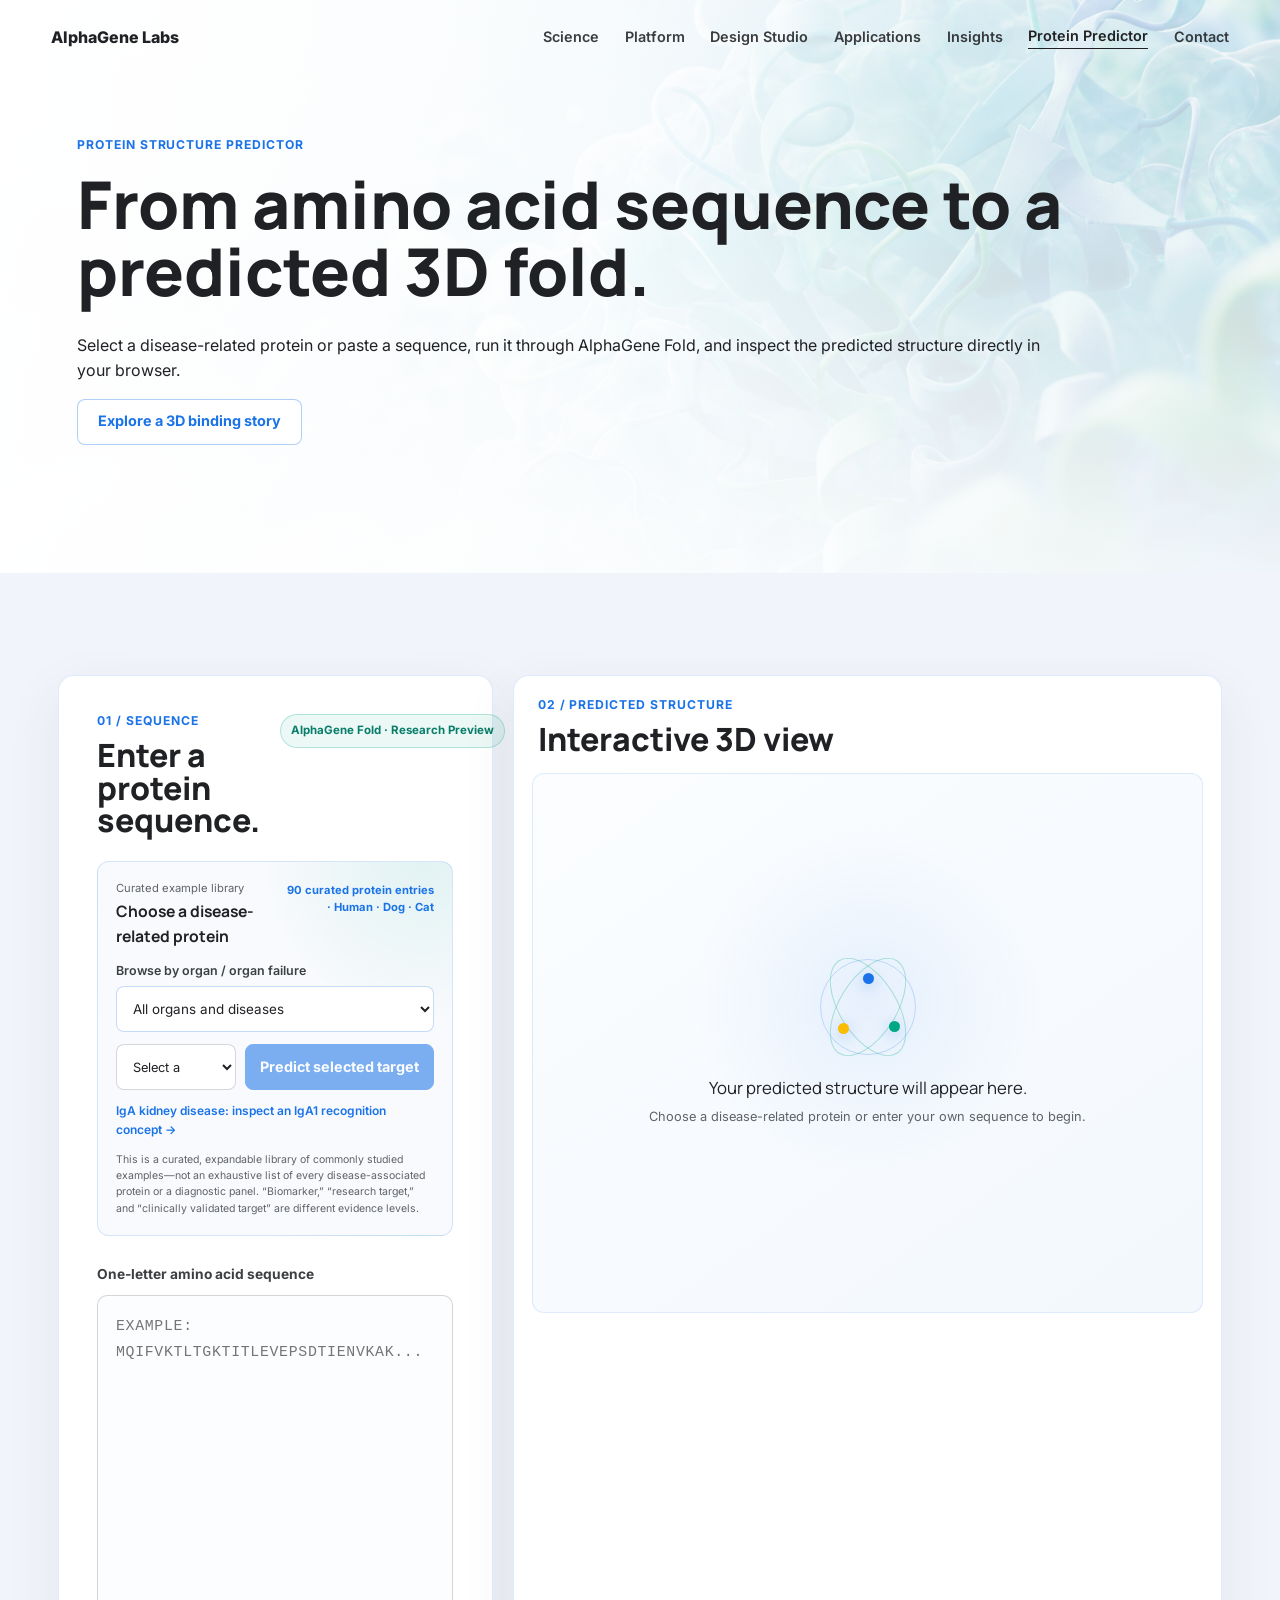
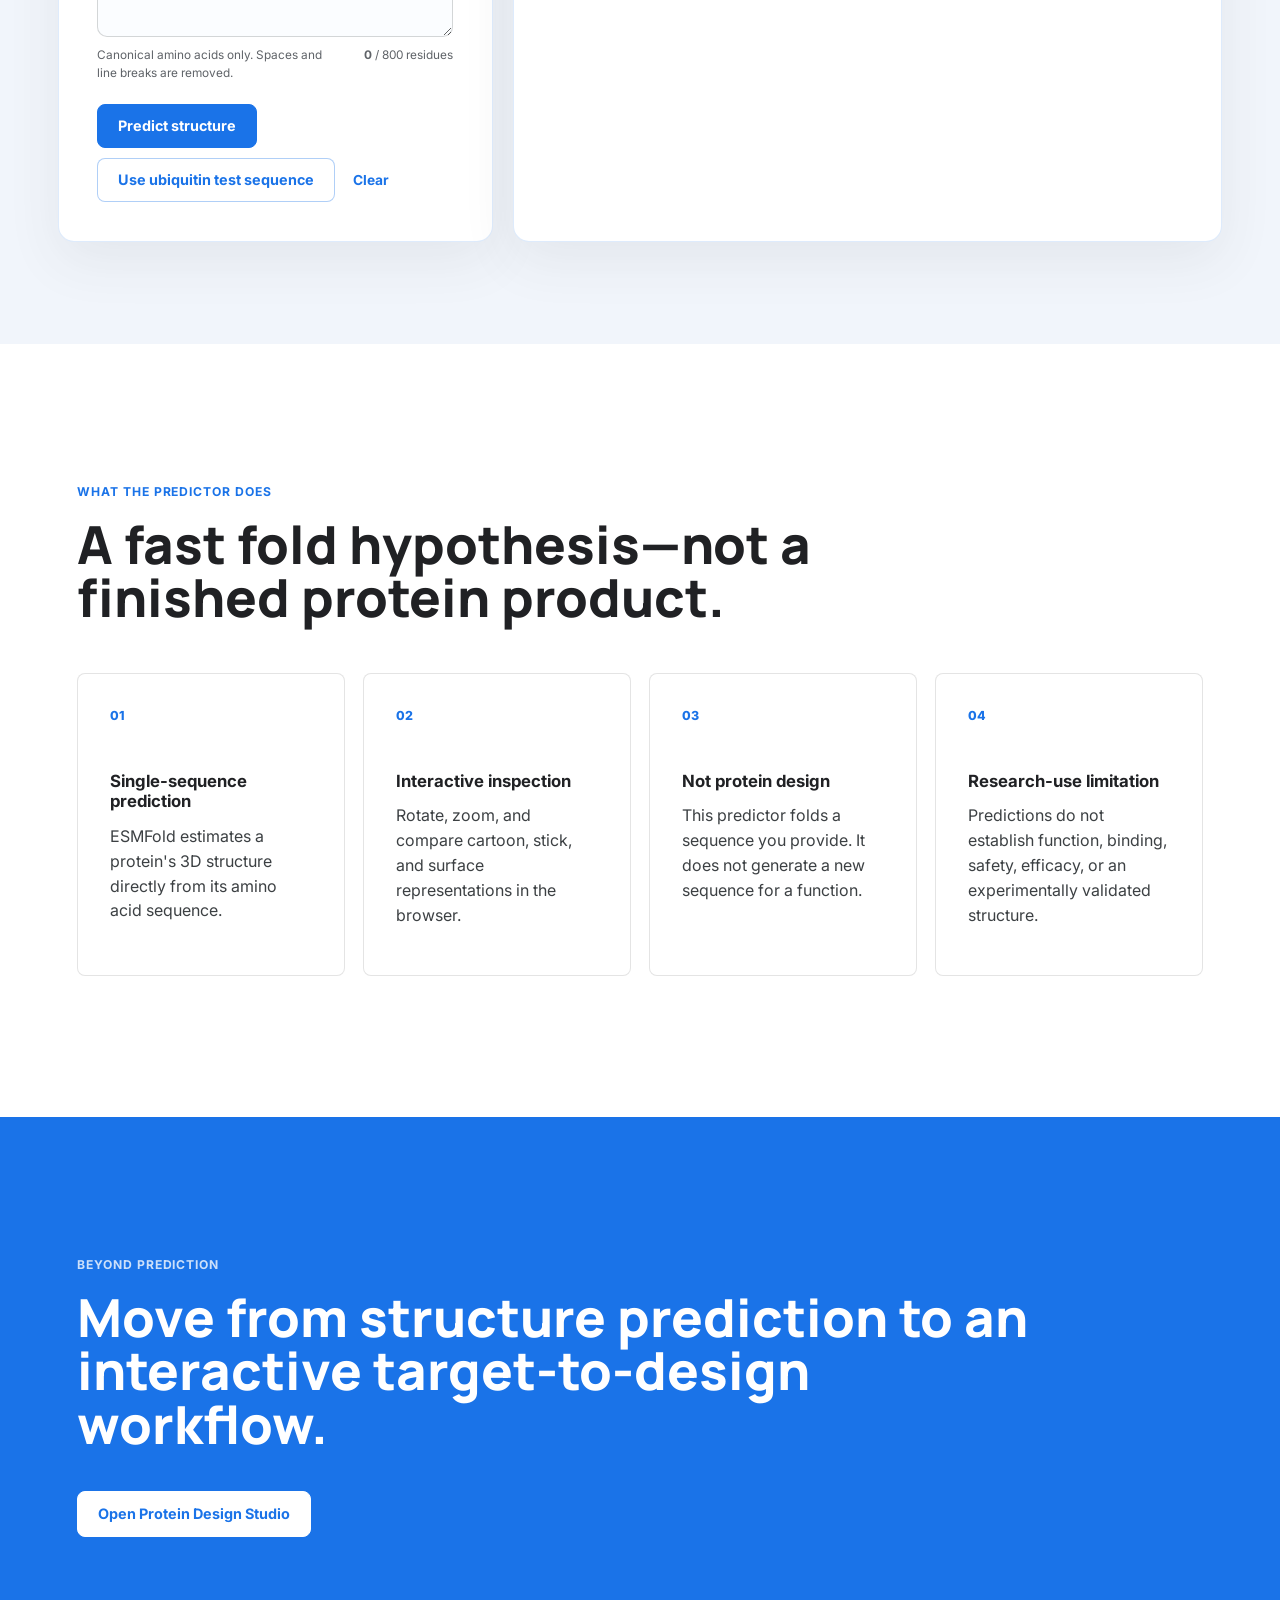
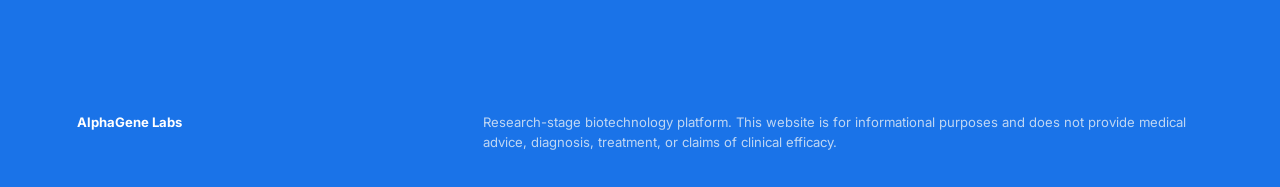
<file: protein-predictor.html>
<!doctype html>
<html lang="en">
  <head>
    <meta charset="UTF-8" />
    <meta name="viewport" content="width=device-width, initial-scale=1.0" />
    <meta
      name="description"
      content="Use AlphaGene Fold by AlphaGene Labs to generate and explore research-use protein structure predictions."
    />
    <title>Protein Structure Predictor | AlphaGene Labs</title>
    <link rel="preconnect" href="https://fonts.googleapis.com" />
    <link rel="preconnect" href="https://fonts.gstatic.com" crossorigin />
    <link rel="preconnect" href="https://api.esmatlas.com" />
    <link
      href="https://fonts.googleapis.com/css2?family=Inter:wght@400;500;600;700;800&amp;family=Manrope:wght@500;600;700;800&amp;display=swap"
      rel="stylesheet"
    />
    <link rel="stylesheet" href="styles.css?v=design-studio-1" />
    <link rel="stylesheet" href="organ-target-library.css?v=organ-binding-1" />
  </head>
  <body>
    <header class="site-header" data-header>
      <a class="brand" href="index.html" aria-label="AlphaGene Labs home">
        <span>AlphaGene Labs</span>
      </a>
      <button class="nav-toggle" type="button" aria-label="Open navigation" aria-expanded="false" aria-controls="primary-nav" data-nav-toggle>
        <span></span>
        <span></span>
      </button>
      <nav class="primary-nav" id="primary-nav" aria-label="Primary navigation" data-nav>
        <a href="science.html">Science</a>
        <a href="platform.html">Platform</a>
        <a href="protein-design-studio.html">Design Studio</a>
        <a href="applications.html">Applications</a>
        <a href="insights.html">Insights</a>
        <a href="protein-predictor.html" aria-current="page">Protein Predictor</a>
        <a href="contact.html">Contact</a>
      </nav>
    </header>

    <main>
      <section class="page-hero structure-demo-hero">
        <div class="page-hero-media" aria-hidden="true">
          <img src="assets/alphagene-protein-hero-v2.png" alt="" />
        </div>
        <div class="page-hero-copy reveal">
          <p class="eyebrow">Protein Structure Predictor</p>
          <h1>From amino acid sequence to a predicted 3D fold.</h1>
          <p>
            Select a disease-related protein or paste a sequence, run it through AlphaGene Fold, and inspect the
            predicted structure directly in your browser.
          </p>
          <a class="button ghost" href="protein-design-studio.html?binding=smad3#atlas-structure-viewer">Explore a 3D binding story</a>
        </div>
      </section>

      <section class="structure-workbench" aria-labelledby="workbench-title">
        <div class="sequence-panel">
          <div class="panel-heading">
            <div>
              <p class="eyebrow">01 / Sequence</p>
              <h2 id="workbench-title">Enter a protein sequence.</h2>
            </div>
            <span class="service-badge">AlphaGene Fold · Research Preview</span>
          </div>

          <div class="target-library">
            <div class="target-library-heading">
              <div>
                <span>Curated example library</span>
                <strong>Choose a disease-related protein</strong>
              </div>
              <span data-target-library-count>90 curated protein entries · Human · Dog · Cat</span>
            </div>
            <div class="organ-library-filter">
              <label for="target-organ">Browse by organ / organ failure</label>
              <select id="target-organ" data-target-organ>
                <option value="all">All organs and diseases</option>
                <option value="heart">Heart · failure &amp; remodeling</option>
                <option value="kidney">Kidney · disease, failure &amp; fibrosis</option>
                <option value="lung">Lung · fibrosis &amp; functional decline</option>
                <option value="liver">Liver · fibrosis &amp; disease</option>
                <option value="shared">Shared organ-fibrosis mechanisms</option>
              </select>
            </div>
            <div class="target-picker">
              <label class="sr-only" for="target-example">Disease-related protein example</label>
              <select id="target-example" data-target-select>
                <option value="">Select a disease and protein…</option>
                <optgroup label="Human · Heart failure &amp; remodeling">
                  <option value="human-adrb1">Heart failure — β1AR / ADRB1</option>
                  <option value="human-crbn">Cardiac dysfunction research — CRBN / Cereblon</option>
                  <option value="human-rassf7">Early cardiac-stress research — RASSF7</option>
                </optgroup>
                <optgroup label="Human · Shared heart &amp; kidney fibrosis research">
                  <option value="human-tet3-cxxc-domain">Fibrosis research — TET3 CXXC domain</option>
                  <option value="human-smad3">TGF-β signaling — SMAD3</option>
                  <option value="human-stat3">Inflammation / fibrosis — STAT3</option>
                  <option value="human-sting1">Innate immune signaling — STING / TMEM173</option>
                </optgroup>
                <optgroup label="Human · Kidney failure mechanisms &amp; research">
                  <option value="human-tspyl2">Diabetic kidney fibrosis — CDA1 / TSPYL2</option>
                  <option value="human-igha1-constant">IgA nephropathy context — IgA1 constant region</option>
                </optgroup>
                <optgroup label="Human · Blood cancers">
                  <option value="human-bcl2">Acute leukemia / CLL — BCL2</option>
                  <option value="human-cd20">B-cell lymphoma — CD20 / MS4A1</option>
                  <option value="human-bcma">Multiple myeloma — BCMA / TNFRSF17</option>
                  <option value="human-cd38">Multiple myeloma — CD38</option>
                  <option value="human-flt3-domain">FLT3-mutated AML — FLT3 kinase domain</option>
                </optgroup>
                <optgroup label="Human · Solid cancers">
                  <option value="human-pdl1">Multiple cancers — PD-L1 / CD274</option>
                  <option value="human-ctla4">Melanoma / multiple cancers — CTLA-4</option>
                  <option value="human-kras">Lung / colorectal / pancreatic — KRAS</option>
                  <option value="human-tp53">Multiple cancers — TP53</option>
                  <option value="human-vegfa">Tumor angiogenesis — VEGFA</option>
                  <option value="human-her2-domain">HER2+ breast / gastric — HER2 kinase domain</option>
                  <option value="human-egfr-domain">Lung / colorectal — EGFR kinase domain</option>
                  <option value="human-braf-domain">Melanoma / thyroid — BRAF kinase domain</option>
                  <option value="human-ar-domain">Prostate cancer — AR ligand-binding domain</option>
                  <option value="human-esr1-domain">ER+ breast cancer — ESR1 ligand-binding domain</option>
                  <option value="human-cldn18">Gastric / GEJ cancer — CLDN18.2</option>
                  <option value="human-trop2">Breast / epithelial cancers — TROP-2</option>
                </optgroup>
                <optgroup label="Human · Lupus &amp; systemic autoimmunity">
                  <option value="human-baff">SLE / lupus nephritis — BAFF / BLyS</option>
                  <option value="human-ifna2">SLE interferon pathway — IFN-alpha 2</option>
                </optgroup>
                <optgroup label="Human · Arthritis, psoriasis &amp; IBD">
                  <option value="human-tnf">RA / psoriasis / IBD — TNF</option>
                  <option value="human-il17a">Psoriasis / axial SpA — IL-17A</option>
                  <option value="human-il23a">Psoriasis / IBD — IL-23 p19</option>
                  <option value="human-il12b">Psoriasis / IBD — IL-12/23 p40</option>
                  <option value="human-il6r-domain">RA / giant cell arteritis — IL-6R extracellular domain</option>
                </optgroup>
                <optgroup label="Human · Allergy &amp; asthma">
                  <option value="human-tslp">Severe asthma — TSLP</option>
                  <option value="human-il5">Eosinophilic asthma — IL-5</option>
                  <option value="human-il4r-domain">Atopic dermatitis / asthma — IL-4R extracellular domain</option>
                </optgroup>
                <optgroup label="Human · Neuroimmune &amp; vasculitis">
                  <option value="human-fcrn">Myasthenia gravis / CIDP — FcRn</option>
                  <option value="human-s1pr1">Multiple sclerosis — S1PR1</option>
                  <option value="human-c5ar1">ANCA-associated vasculitis — C5aR1</option>
                  <option value="human-aqp4">NMOSD autoantigen — AQP4</option>
                </optgroup>
                <optgroup label="Human · Type 1 diabetes">
                  <option value="human-cd3e">Type 1 diabetes immune modulation — CD3 epsilon</option>
                </optgroup>
                <optgroup label="Human · Shared fibrosis mechanisms">
                  <option value="human-tgfb1-mature">Fibrosis signaling — mature TGF-β1</option>
                  <option value="human-itgb6-ectodomain">αvβ6 integrin — β6 ectodomain / ITGB6</option>
                  <option value="human-pdgfrb-ectodomain">Activated pericytes / fibroblasts — PDGFR-β ectodomain</option>
                  <option value="human-fap-ectodomain">Activated fibroblasts — FAP ectodomain</option>
                  <option value="human-ccn2-mature">Extracellular matrix signaling — mature CCN2 / CTGF</option>
                  <option value="human-il11-mature">Fibroblast signaling — mature IL-11</option>
                  <option value="human-lpar1">Fibrotic signaling — LPA receptor 1</option>
                  <option value="human-loxl2-region">Collagen cross-linking — LOXL2 structured region</option>
                  <option value="human-lgals3-crd">Fibrotic inflammation — galectin-3 recognition domain</option>
                  <option value="human-trem2-ectodomain">Scar-associated macrophages — TREM2 ectodomain</option>
                </optgroup>
                <optgroup label="Human · Kidney injury &amp; fibrosis">
                  <option value="human-havcr1-ectodomain">Injured proximal tubule — KIM-1 / HAVCR1 ectodomain</option>
                  <option value="human-ccr2">Inflammatory recruitment — CCR2</option>
                  <option value="human-ednra">IgA nephropathy / proteinuria — endothelin-A receptor</option>
                  <option value="human-fgf23">Chronic kidney disease — FGF23</option>
                </optgroup>
                <optgroup label="Human · Kidney disease-specific pathways">
                  <option value="human-apol1-g0">APOL1 kidney disease — G0 reference</option>
                  <option value="human-apol1-g1">APOL1 kidney disease — G1 risk variant</option>
                  <option value="human-apol1-g2">APOL1 kidney disease — G2 risk variant</option>
                  <option value="human-april-mature">Primary IgA nephropathy — mature APRIL</option>
                  <option value="human-cfb">C3 glomerulopathy / IgA nephropathy — complement factor B</option>
                  <option value="human-sglt2">Proteinuric CKD / diabetes — SGLT2</option>
                  <option value="human-agtr1">Proteinuric CKD / RAAS — angiotensin II type-1 receptor</option>
                  <option value="human-mr-lbd">Diabetic CKD — mineralocorticoid receptor LBD</option>
                  <option value="human-avpr2">Autosomal dominant polycystic kidney disease — V2 receptor</option>
                </optgroup>
                <optgroup label="Human · Lung fibrosis">
                  <option value="human-pde4b-domain">IPF / progressive pulmonary fibrosis — PDE4B catalytic domain</option>
                  <option value="human-il11ra-ectodomain">Pulmonary fibrosis research — IL-11Rα ectodomain</option>
                  <option value="human-il13-mature">Type 2 fibrotic signaling — mature IL-13</option>
                  <option value="human-il13ra2-ectodomain">Fibrotic signaling — IL-13Rα2 ectodomain</option>
                  <option value="human-mmp7-mature">IPF candidate biomarker — mature MMP-7</option>
                  <option value="human-sftpd-mature">Interstitial lung disease biomarker — mature SP-D</option>
                </optgroup>
                <optgroup label="Human · Liver fibrosis &amp; MASH">
                  <option value="human-thrb">Noncirrhotic MASH F2–F3 — thyroid hormone receptor β</option>
                  <option value="human-glp1r">Noncirrhotic MASH F2–F3 — GLP-1 receptor</option>
                  <option value="human-pnpla3">Genetic steatotic liver disease — PNPLA3 reference</option>
                  <option value="human-hsd17b13">Genetic liver protection pathway — HSD17B13</option>
                  <option value="human-pdgfb-mature">Hepatic stellate-cell activation — mature PDGF-B</option>
                </optgroup>
                <optgroup label="Dog · Oncology">
                  <option value="dog-cd20">B-cell lymphoma — CD20 / MS4A1</option>
                  <option value="dog-kit-domain">Mast cell tumor — KIT kinase domain</option>
                  <option value="dog-pdl1">Oral melanoma / multiple cancers — PD-L1</option>
                  <option value="dog-vegfa">Hemangiosarcoma / angiogenesis — VEGFA</option>
                </optgroup>
                <optgroup label="Dog · Kidney &amp; Cardiology">
                  <option value="dog-ngal">Acute kidney injury — NGAL / LCN2</option>
                  <option value="dog-fgf23">Chronic kidney disease — FGF23</option>
                  <option value="dog-nppb">Heart failure / MMVD — NPPB / NT-proBNP</option>
                </optgroup>
                <optgroup label="Dog · Inflammation &amp; Pain">
                  <option value="dog-ngf">Osteoarthritis pain — NGF</option>
                  <option value="dog-il31">Atopic dermatitis / pruritus — IL-31</option>
                </optgroup>
                <optgroup label="Cat · Oncology">
                  <option value="cat-cd20">B-cell lymphoma — CD20 / MS4A1</option>
                  <option value="cat-pdl1">SCC / mammary / other cancers — PD-L1</option>
                </optgroup>
                <optgroup label="Cat · Kidney &amp; Cardiology">
                  <option value="cat-fgf23">Chronic kidney disease — FGF23</option>
                  <option value="cat-nppb">Hypertrophic cardiomyopathy — NPPB / NT-proBNP</option>
                </optgroup>
                <optgroup label="Cat · Metabolic &amp; Pain">
                  <option value="cat-iapp">Type 2 diabetes / islet amyloidosis — IAPP</option>
                  <option value="cat-ngf">Osteoarthritis pain — NGF</option>
                </optgroup>
              </select>
              <button class="button primary target-predict-button" type="button" data-predict-target disabled>
                Predict selected target
              </button>
            </div>
            <div class="target-detail" data-target-detail hidden>
              <div class="target-detail-title">
                <div>
                  <span data-target-context></span>
                  <strong data-target-name></strong>
                </div>
                <span class="target-classification" data-target-classification></span>
              </div>
              <p data-target-note></p>
              <div class="target-links">
                <a data-target-source target="_blank" rel="noreferrer">Sequence source</a>
                <a data-target-evidence target="_blank" rel="noreferrer">Disease context</a>
                <a href="protein-design-studio.html?binding=smad3#atlas-structure-viewer" data-target-binding-demo hidden>Watch 3D binding story · 16 sec</a>
              </div>
            </div>
            <a class="organ-mechanism-link" href="protein-design-studio.html?binding=iga1#atlas-structure-viewer">
              IgA kidney disease: inspect an IgA1 recognition concept →
            </a>
            <p class="library-disclaimer">
              This is a curated, expandable library of commonly studied examples—not an exhaustive list of every
              disease-associated protein or a diagnostic panel. “Biomarker,” “research target,” and “clinically
              validated target” are different evidence levels.
            </p>
          </div>

          <form class="sequence-form" data-fold-form novalidate>
            <label for="protein-sequence">One-letter amino acid sequence</label>
            <textarea
              id="protein-sequence"
              name="sequence"
              rows="12"
              maxlength="1200"
              autocomplete="off"
              autocapitalize="characters"
              spellcheck="false"
              aria-describedby="sequence-help sequence-warning sequence-error"
              data-sequence-input
              placeholder="Example: MQIFVKTLTGKTITLEVEPSDTIENVKAK..."
            ></textarea>
            <div class="sequence-meta" id="sequence-help">
              <span>Canonical amino acids only. Spaces and line breaks are removed.</span>
              <span><strong data-residue-count>0</strong> / 800 residues</span>
            </div>
            <p class="sequence-warning" id="sequence-warning" data-long-sequence-warning hidden>
              Long-sequence mode: predictions above 400 residues can take up to five minutes and may be more likely to
              time out on the research preview.
            </p>
            <p class="form-error" id="sequence-error" role="alert" data-form-error hidden></p>

            <div class="form-actions">
              <button class="button primary fold-submit" type="submit" data-fold-submit>
                <span data-submit-label>Predict structure</span>
                <span class="button-spinner" aria-hidden="true" data-submit-spinner hidden></span>
              </button>
              <button class="button ghost" type="button" data-load-example>Use ubiquitin test sequence</button>
              <button class="text-button" type="button" data-clear-sequence>Clear</button>
            </div>
          </form>
        </div>

        <div class="viewer-panel" aria-labelledby="viewer-title">
          <div class="viewer-heading">
            <div>
              <p class="eyebrow">02 / Predicted structure</p>
              <h2 id="viewer-title">Interactive 3D view</h2>
            </div>
            <div class="viewer-controls" role="group" aria-label="Structure display mode" data-viewer-controls hidden>
              <button type="button" class="viewer-mode is-active" data-view-mode="cartoon">Cartoon</button>
              <button type="button" class="viewer-mode" data-view-mode="stick">Stick</button>
              <button type="button" class="viewer-mode" data-view-mode="surface">Surface</button>
              <button type="button" class="viewer-mode" data-view-reset>Reset</button>
            </div>
          </div>

          <div class="viewer-stage" data-viewer-stage>
            <div class="viewer-canvas" data-molecule-viewer aria-label="Interactive predicted protein structure"></div>
            <div class="viewer-interaction-hint" data-viewer-hint hidden>
              Drag to rotate · Scroll or pinch to zoom · Right-drag to move
            </div>
            <div class="viewer-empty" data-viewer-empty>
              <div class="protein-orbit" aria-hidden="true">
                <span></span>
                <span></span>
                <span></span>
              </div>
              <p>Your predicted structure will appear here.</p>
              <span>Choose a disease-related protein or enter your own sequence to begin.</span>
            </div>
            <div class="viewer-loading" data-viewer-loading hidden>
              <span class="structure-spinner" aria-hidden="true"></span>
              <strong role="status" aria-live="polite">Folding sequence…</strong>
              <div
                class="prediction-progress"
                role="progressbar"
                aria-label="Estimated structure prediction progress"
                aria-valuemin="0"
                aria-valuemax="100"
                aria-valuenow="0"
                data-prediction-progress
              >
                <div class="prediction-progress-track" aria-hidden="true">
                  <span data-prediction-progress-bar></span>
                </div>
                <div class="prediction-progress-meta">
                  <span data-prediction-progress-label>Preparing sequence</span>
                  <strong data-prediction-progress-value>0%</strong>
                </div>
              </div>
              <span data-prediction-progress-note>Estimated progress · Longer sequences can take several minutes.</span>
            </div>
          </div>

          <div class="structure-results" data-structure-results hidden>
            <div>
              <span>Sequence length</span>
              <strong data-result-length>—</strong>
            </div>
            <div>
              <span>Mean confidence</span>
              <strong data-result-confidence>—</strong>
            </div>
            <div>
              <span>Model</span>
              <strong>AlphaGene Fold</strong>
            </div>
            <button class="download-button" type="button" data-download-pdb>Download PDB</button>
          </div>

          <div class="confidence-legend" data-confidence-legend hidden>
            <span>Confidence</span>
            <span><i class="legend-swatch very-high"></i> Very high</span>
            <span><i class="legend-swatch confident"></i> Confident</span>
            <span><i class="legend-swatch low"></i> Low</span>
            <span><i class="legend-swatch very-low"></i> Very low</span>
          </div>
        </div>
      </section>

      <section class="structure-explainer">
        <div class="structure-explainer-heading reveal">
          <p class="eyebrow">What the predictor does</p>
          <h2>A fast fold hypothesis—not a finished protein product.</h2>
        </div>
        <div class="structure-explainer-grid">
          <article class="reveal">
            <span>01</span>
            <h3>Single-sequence prediction</h3>
            <p>ESMFold estimates a protein's 3D structure directly from its amino acid sequence.</p>
          </article>
          <article class="reveal">
            <span>02</span>
            <h3>Interactive inspection</h3>
            <p>Rotate, zoom, and compare cartoon, stick, and surface representations in the browser.</p>
          </article>
          <article class="reveal">
            <span>03</span>
            <h3>Not protein design</h3>
            <p>This predictor folds a sequence you provide. It does not generate a new sequence for a function.</p>
          </article>
          <article class="reveal">
            <span>04</span>
            <h3>Research-use limitation</h3>
            <p>Predictions do not establish function, binding, safety, efficacy, or an experimentally validated structure.</p>
          </article>
        </div>
      </section>

      <section class="page-cta">
        <div class="reveal">
          <p class="eyebrow">Beyond prediction</p>
          <h2>Move from structure prediction to an interactive target-to-design workflow.</h2>
          <a class="button primary" href="protein-design-studio.html">Open Protein Design Studio</a>
        </div>
      </section>
    </main>

    <footer class="site-footer">
      <p>AlphaGene Labs</p>
      <p>
        Research-stage biotechnology platform. This website is for informational purposes and does not provide medical
        advice, diagnosis, treatment, or claims of clinical efficacy.
      </p>
    </footer>

    <script defer src="assets/vendor/3dmol/3Dmol-min-2.5.5.js"></script>
    <script defer src="structure-viewer.js?v=atomic-binding-1"></script>
    <script defer src="script.js?v=design-studio-1"></script>
    <script defer src="protein-targets-human.js?v=long-sequence-progress-7"></script>
    <script defer src="protein-targets-fibrosis.js?v=fibrosis-library-1"></script>
    <script defer src="protein-targets-cardiorenal.js?v=organ-binding-1"></script>
    <script defer src="protein-predictor.js?v=atomic-binding-1"></script>
  </body>
</html>
</file>
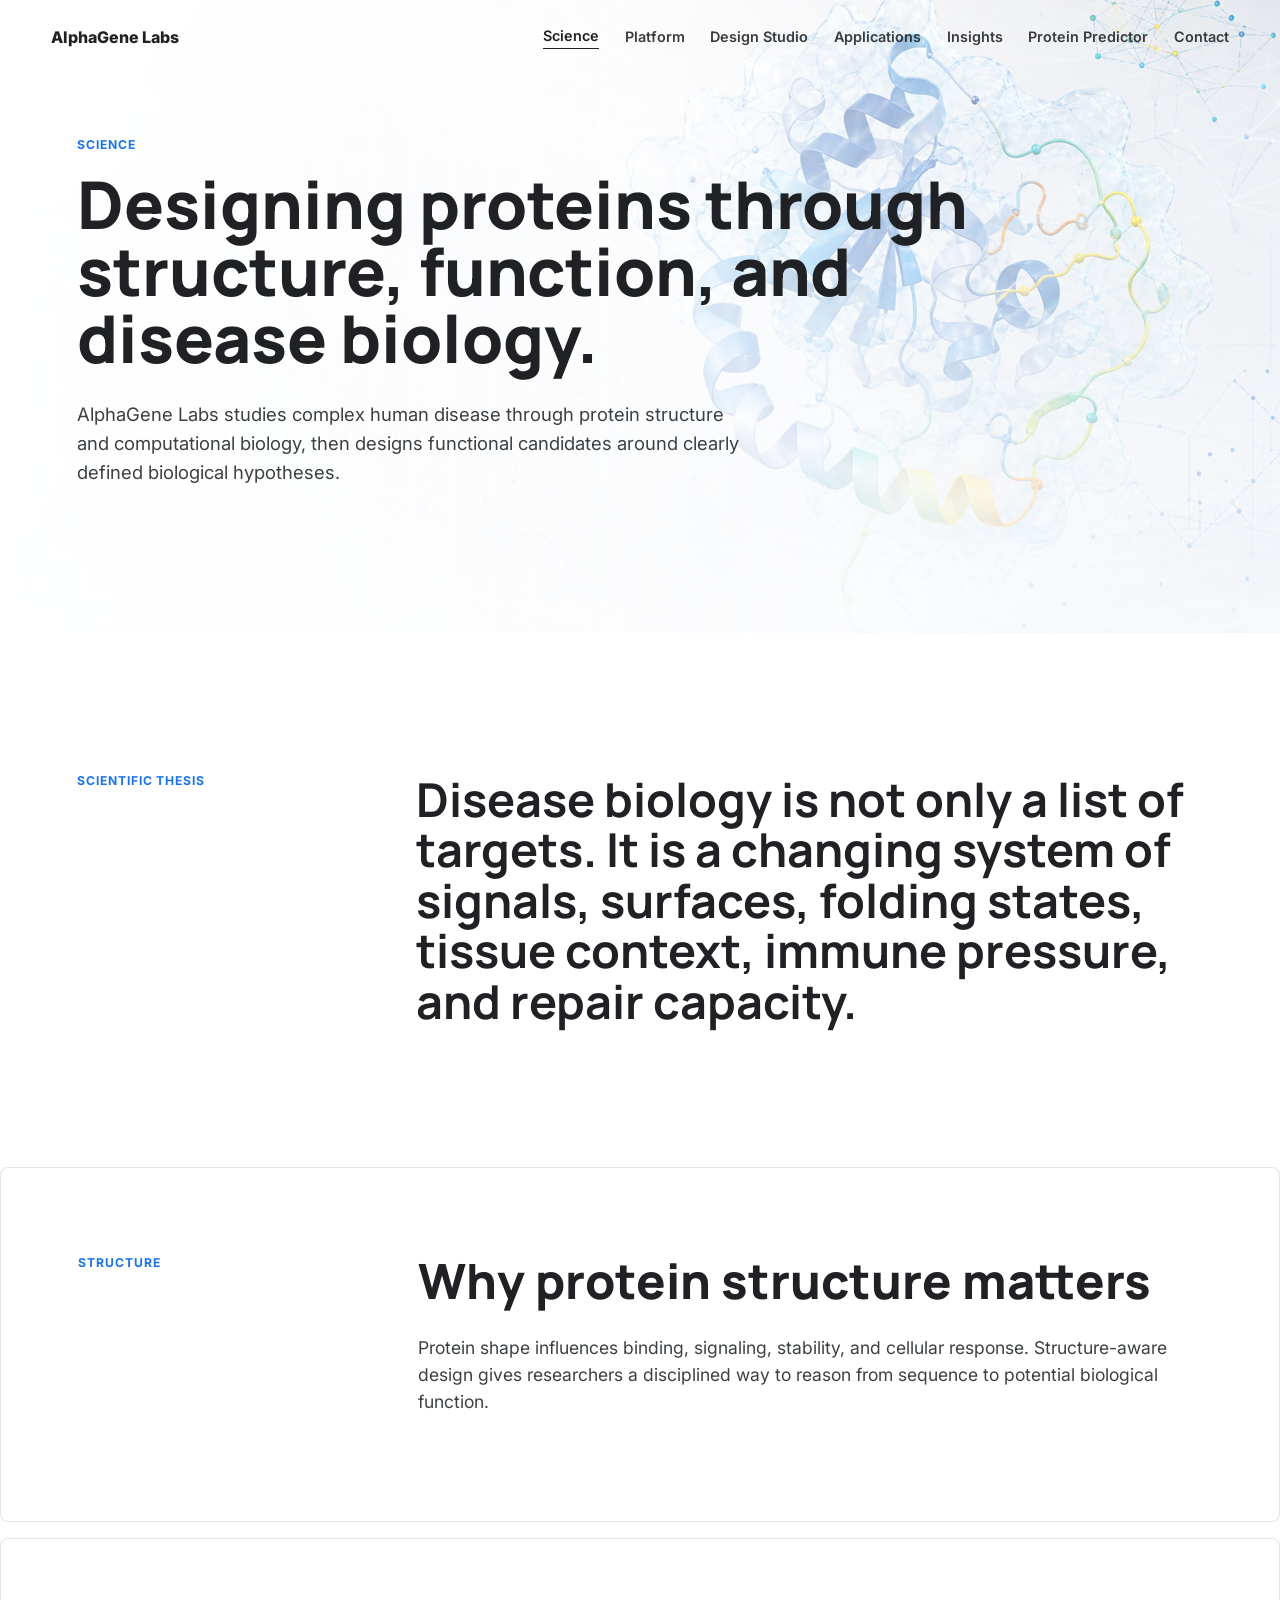
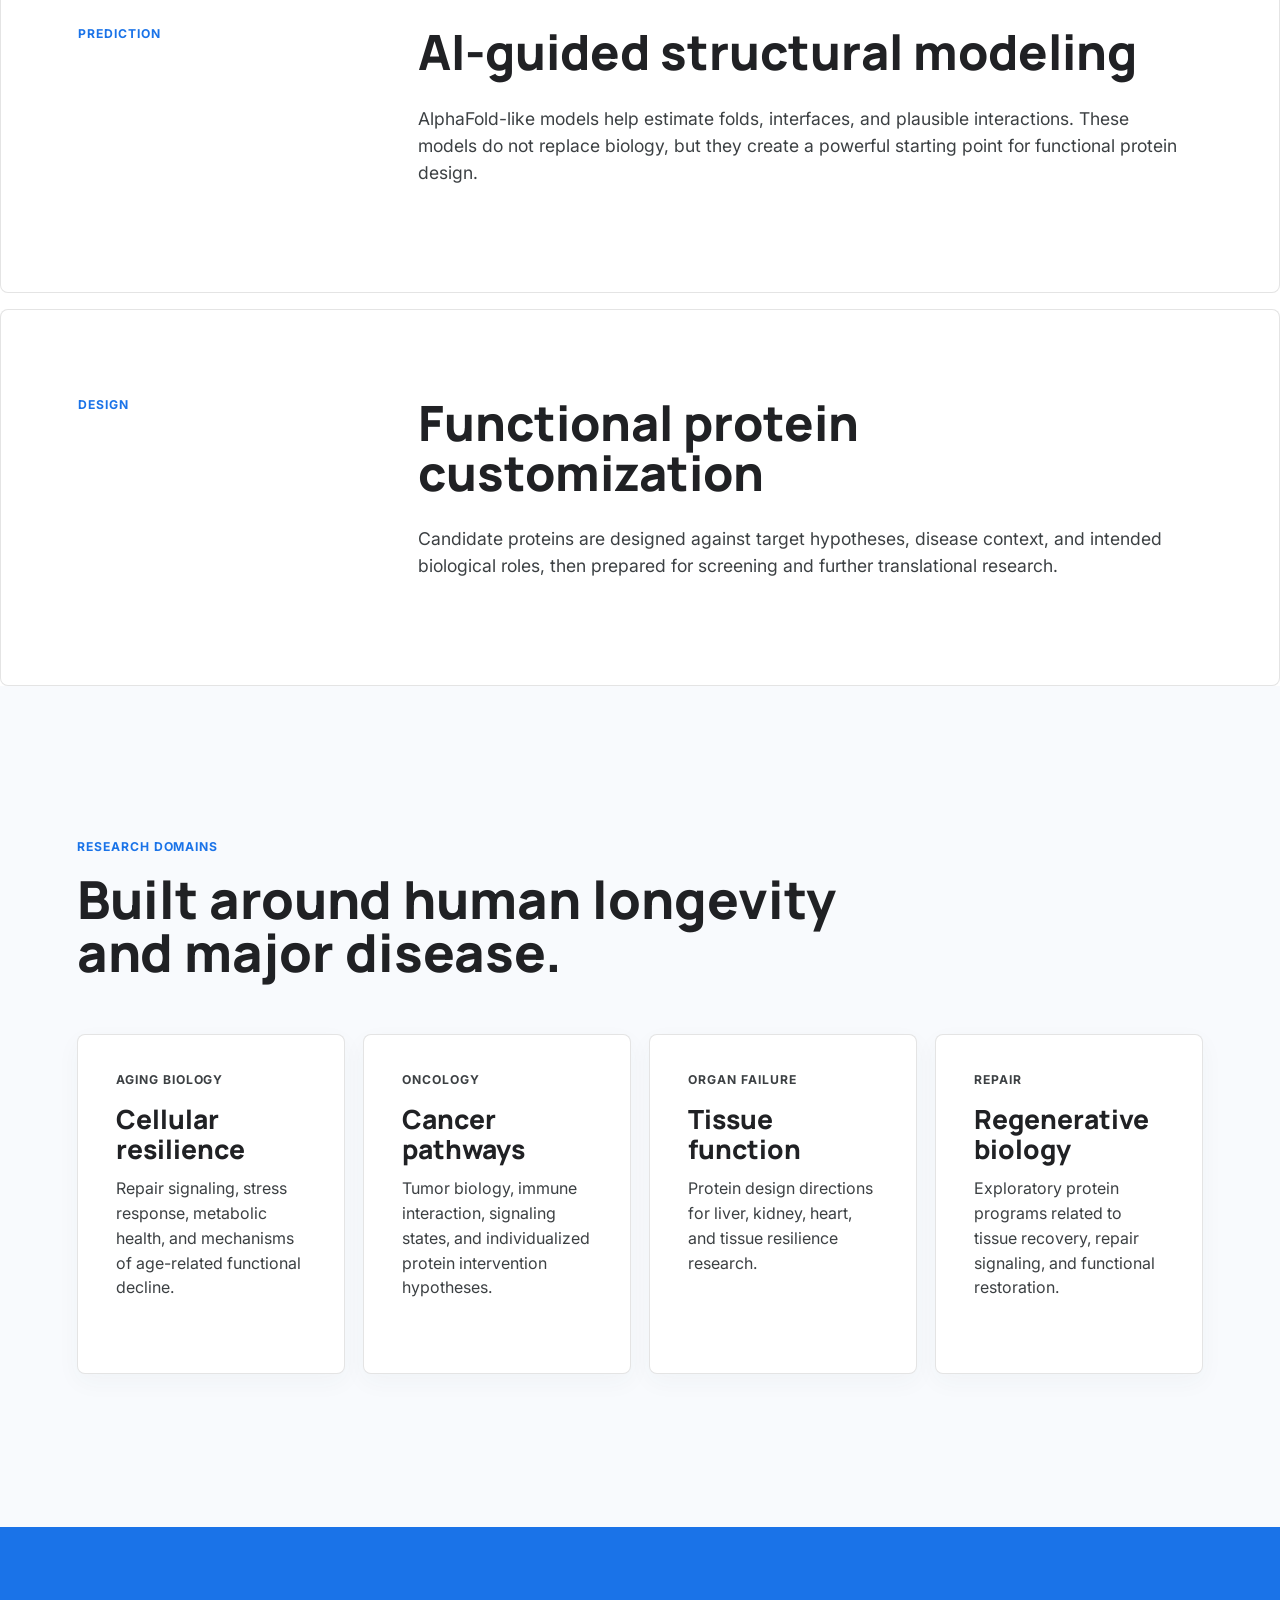
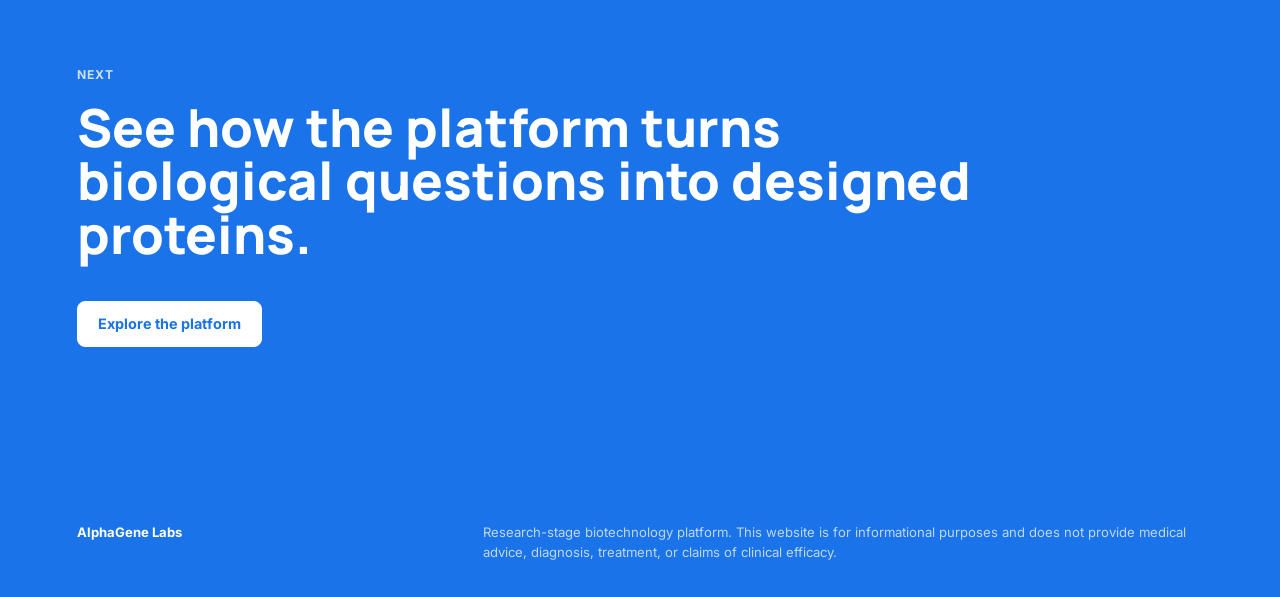
<file: science.html>
<!doctype html>
<html lang="en">
  <head>
    <meta charset="UTF-8" />
    <meta name="viewport" content="width=device-width, initial-scale=1.0" />
    <meta
      name="description"
      content="The scientific foundation of AlphaGene Labs: AI-guided structural biology, protein design, and human disease biology."
    />
    <title>Science | AlphaGene Labs</title>
    <link rel="preconnect" href="https://fonts.googleapis.com" />
    <link rel="preconnect" href="https://fonts.gstatic.com" crossorigin />
    <link
      href="https://fonts.googleapis.com/css2?family=Inter:wght@400;500;600;700;800&amp;family=Manrope:wght@500;600;700;800&amp;display=swap"
      rel="stylesheet"
    />
    <link rel="stylesheet" href="styles.css?v=design-studio-1" />
  </head>
  <body>
    <header class="site-header" data-header>
      <a class="brand" href="index.html" aria-label="AlphaGene Labs home">
        <span>AlphaGene Labs</span>
      </a>
      <button class="nav-toggle" type="button" aria-label="Open navigation" aria-expanded="false" aria-controls="primary-nav" data-nav-toggle>
        <span></span>
        <span></span>
      </button>
      <nav class="primary-nav" id="primary-nav" aria-label="Primary navigation" data-nav>
        <a href="science.html" aria-current="page">Science</a>
        <a href="platform.html">Platform</a>
        <a href="protein-design-studio.html">Design Studio</a>
        <a href="applications.html">Applications</a>
        <a href="insights.html">Insights</a>
        <a href="protein-predictor.html">Protein Predictor</a>
        <a href="contact.html">Contact</a>
      </nav>
    </header>

    <main>
      <section class="page-hero">
        <div class="page-hero-media" aria-hidden="true">
          <img src="assets/alphagene-hero-ai.png" alt="" />
        </div>
        <div class="page-hero-copy reveal">
          <p class="eyebrow">Science</p>
          <h1>Designing proteins through structure, function, and disease biology.</h1>
          <p>
            AlphaGene Labs studies complex human disease through protein structure and computational biology, then
            designs functional candidates around clearly defined biological hypotheses.
          </p>
        </div>
      </section>

      <section class="page-lede">
        <p class="section-kicker reveal">Scientific thesis</p>
        <div class="intro-statement reveal">
          <p>
            Disease biology is not only a list of targets. It is a changing system of signals, surfaces, folding states,
            tissue context, immune pressure, and repair capacity.
          </p>
        </div>
      </section>

      <section class="section content-rows">
        <article class="content-row reveal">
          <p class="label">Structure</p>
          <div>
            <h2>Why protein structure matters</h2>
            <p>
              Protein shape influences binding, signaling, stability, and cellular response. Structure-aware design gives
              researchers a disciplined way to reason from sequence to potential biological function.
            </p>
          </div>
        </article>
        <article class="content-row reveal">
          <p class="label">Prediction</p>
          <div>
            <h2>AI-guided structural modeling</h2>
            <p>
              AlphaFold-like models help estimate folds, interfaces, and plausible interactions. These models do not
              replace biology, but they create a powerful starting point for functional protein design.
            </p>
          </div>
        </article>
        <article class="content-row reveal">
          <p class="label">Design</p>
          <div>
            <h2>Functional protein customization</h2>
            <p>
              Candidate proteins are designed against target hypotheses, disease context, and intended biological roles,
              then prepared for screening and further translational research.
            </p>
          </div>
        </article>
      </section>

      <section class="section applications">
        <div class="section-heading reveal">
          <p class="eyebrow">Research domains</p>
          <h2>Built around human longevity and major disease.</h2>
        </div>
        <div class="application-list reveal">
          <article>
            <p class="label">Aging biology</p>
            <h3>Cellular resilience</h3>
            <p>Repair signaling, stress response, metabolic health, and mechanisms of age-related functional decline.</p>
          </article>
          <article>
            <p class="label">Oncology</p>
            <h3>Cancer pathways</h3>
            <p>Tumor biology, immune interaction, signaling states, and individualized protein intervention hypotheses.</p>
          </article>
          <article>
            <p class="label">Organ failure</p>
            <h3>Tissue function</h3>
            <p>Protein design directions for liver, kidney, heart, and tissue resilience research.</p>
          </article>
          <article>
            <p class="label">Repair</p>
            <h3>Regenerative biology</h3>
            <p>Exploratory protein programs related to tissue recovery, repair signaling, and functional restoration.</p>
          </article>
        </div>
      </section>

      <section class="page-cta">
        <div class="reveal">
          <p class="eyebrow">Next</p>
          <h2>See how the platform turns biological questions into designed proteins.</h2>
          <a class="button primary" href="platform.html">Explore the platform</a>
        </div>
      </section>
    </main>

    <footer class="site-footer">
      <p>AlphaGene Labs</p>
      <p>
        Research-stage biotechnology platform. This website is for informational purposes and does not provide medical
        advice, diagnosis, treatment, or claims of clinical efficacy.
      </p>
    </footer>

    <script src="script.js?v=design-studio-1"></script>
  </body>
</html>
</file>
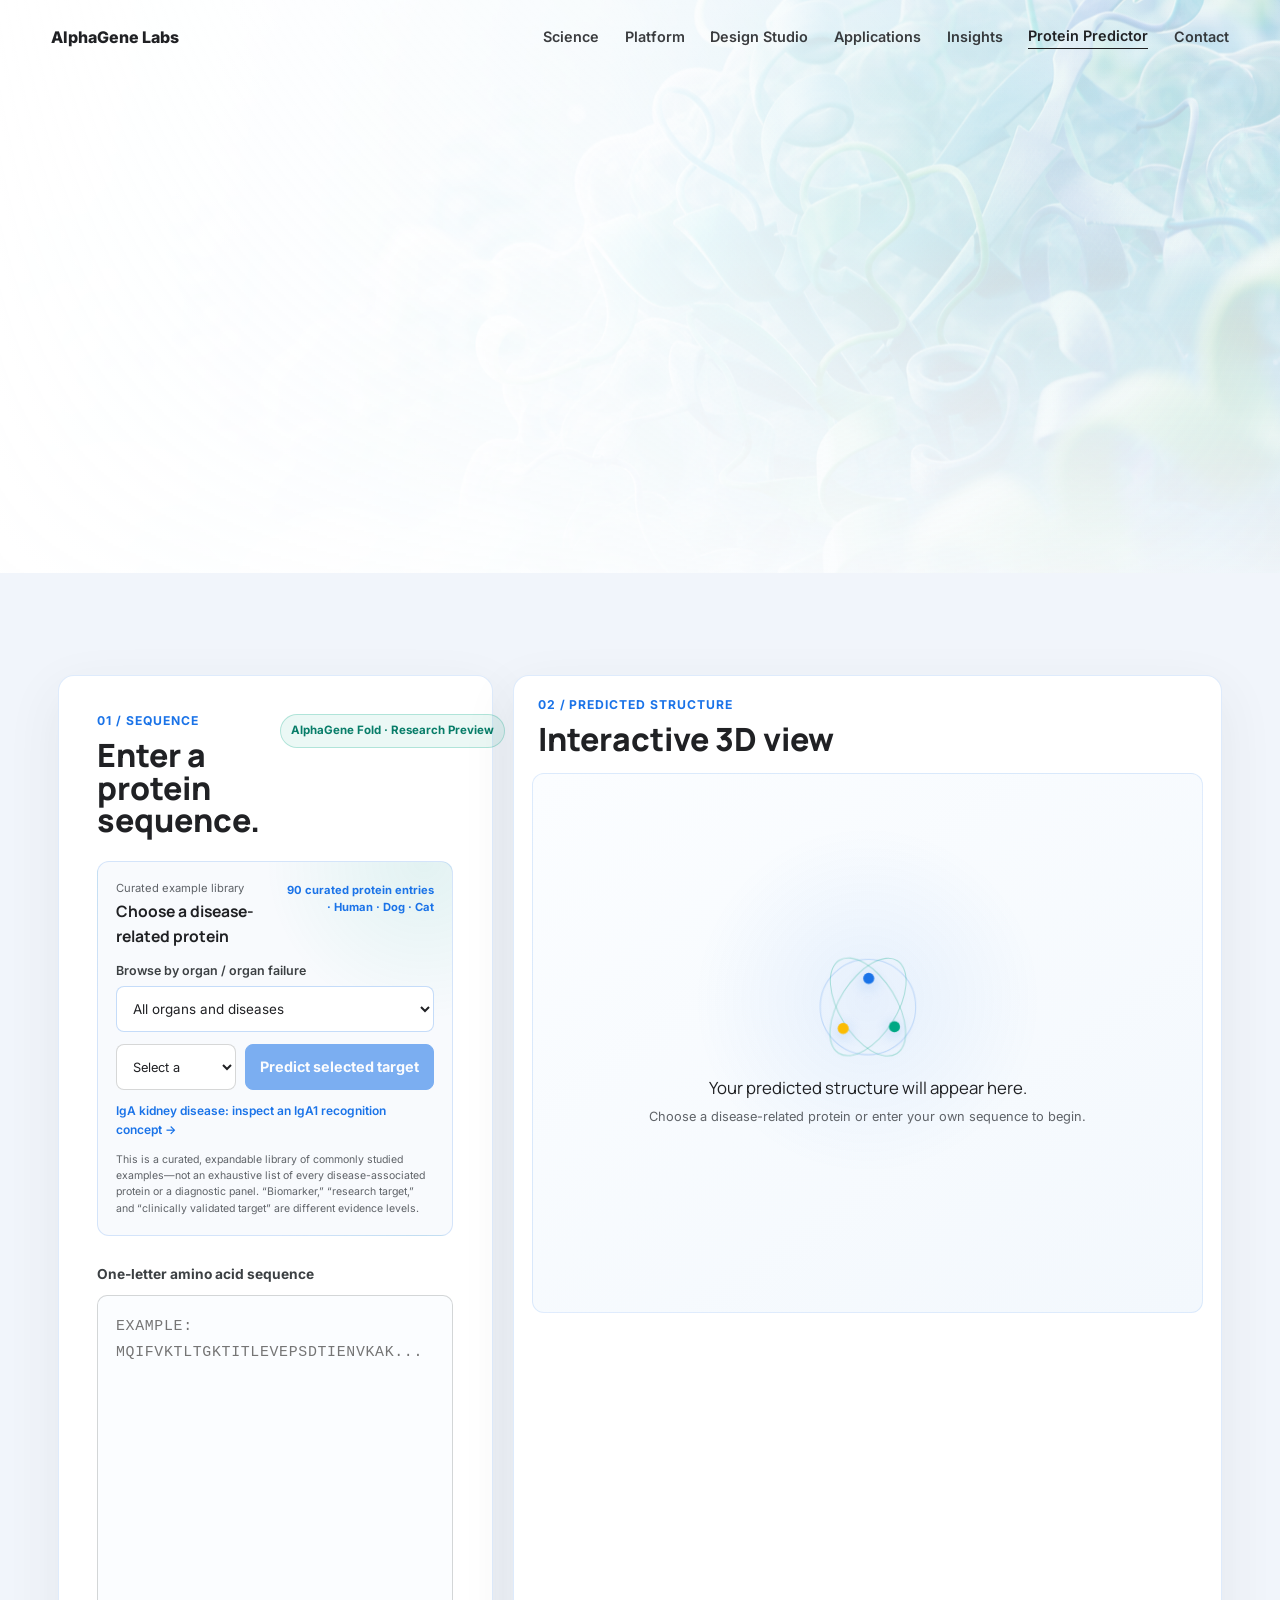
<file: structure-demo.html>
<!doctype html>
<html lang="en">
  <head>
    <meta charset="UTF-8" />
    <meta name="viewport" content="width=device-width, initial-scale=1.0" />
    <meta http-equiv="refresh" content="0; url=protein-predictor.html" />
    <link rel="canonical" href="https://alphagenelabs.com/protein-predictor.html" />
    <title>Protein Structure Predictor | AlphaGene Labs</title>
  </head>
  <body>
    <p>
      The protein predictor has moved to
      <a href="protein-predictor.html">Protein Structure Predictor</a>.
    </p>
  </body>
</html>
</file>
<file: styles.css>
:root {
  --ink: #202124;
  --ink-soft: #3c4043;
  --muted: #5f6368;
  --paper: #ffffff;
  --paper-deep: #f8fafd;
  --paper-warm: #f1f5fb;
  --line: rgba(32, 33, 36, 0.12);
  --sage: #00a884;
  --sage-dark: #1a73e8;
  --clay: #fbbc04;
  --rose: #ea4335;
  --mist: #e8f0fe;
  --white: #ffffff;
  --shadow: 0 24px 80px rgba(60, 64, 67, 0.14);
}

* {
  box-sizing: border-box;
}

html {
  scroll-behavior: smooth;
}

body {
  margin: 0;
  color: var(--ink);
  background: var(--paper);
  font-family: "Inter", Arial, sans-serif;
  font-size: 16px;
  line-height: 1.55;
}

body.nav-open {
  overflow: hidden;
}

a {
  color: inherit;
  text-decoration: none;
}

img {
  display: block;
  max-width: 100%;
}

[hidden] {
  display: none !important;
}

.sr-only {
  position: absolute;
  width: 1px;
  height: 1px;
  padding: 0;
  margin: -1px;
  overflow: hidden;
  clip: rect(0, 0, 0, 0);
  white-space: nowrap;
  border: 0;
}

button,
input,
select,
textarea {
  font: inherit;
}

.site-header {
  position: fixed;
  z-index: 20;
  top: 0;
  left: 0;
  right: 0;
  display: flex;
  align-items: center;
  justify-content: space-between;
  min-height: 74px;
  padding: 18px clamp(18px, 4vw, 56px);
  color: var(--ink);
  transition: background 220ms ease, color 220ms ease, border-color 220ms ease;
}

.site-header.is-scrolled {
  color: var(--ink);
  background: rgba(255, 255, 255, 0.9);
  border-bottom: 1px solid var(--line);
  backdrop-filter: blur(18px);
}

.brand {
  display: inline-flex;
  align-items: center;
  flex: 0 0 auto;
  color: var(--ink);
  font-weight: 800;
  letter-spacing: 0;
}

.brand-logo {
  display: block;
  width: clamp(168px, 16vw, 230px);
  height: auto;
  mix-blend-mode: multiply;
}

.primary-nav {
  display: flex;
  align-items: center;
  gap: clamp(16px, 2vw, 30px);
  font-size: 0.9rem;
  font-weight: 600;
}

.primary-nav a {
  opacity: 0.88;
  transition: opacity 180ms ease;
}

.primary-nav a:hover {
  opacity: 1;
}

.primary-nav a[aria-current="page"] {
  opacity: 1;
  border-bottom: 1px solid currentColor;
}

.nav-toggle {
  display: none;
  width: 44px;
  height: 44px;
  border: 1px solid currentColor;
  border-radius: 8px;
  color: inherit;
  background: transparent;
  align-items: center;
  justify-content: center;
  flex-direction: column;
  gap: 5px;
}

.nav-toggle span {
  width: 16px;
  height: 1px;
  background: currentColor;
}

.hero {
  position: relative;
  min-height: 94svh;
  display: grid;
  align-items: end;
  padding: 112px clamp(20px, 6vw, 84px) 82px;
  color: var(--ink);
  overflow: hidden;
  isolation: isolate;
}

.hero::before {
  content: "";
  position: absolute;
  inset: 0;
  z-index: -1;
  background:
    linear-gradient(90deg, rgba(255, 255, 255, 0.98) 0%, rgba(255, 255, 255, 0.86) 42%, rgba(255, 255, 255, 0.18) 100%),
    linear-gradient(180deg, rgba(255, 255, 255, 0.08), rgba(248, 250, 253, 0.96));
}

.hero-media {
  position: absolute;
  inset: 0;
  z-index: -2;
  background: var(--paper);
}

.hero-media img {
  width: 100%;
  height: 100%;
  object-fit: cover;
  object-position: 62% center;
  opacity: 0.82;
  transform: scale(1.02);
  transform-origin: 64% 48%;
  animation: protein-image-drift 18s ease-in-out infinite alternate;
}

.protein-hero-scene .hero-media {
  background:
    radial-gradient(circle at 78% 42%, rgba(0, 168, 132, 0.24), transparent 34%),
    radial-gradient(circle at 64% 70%, rgba(66, 133, 244, 0.2), transparent 32%),
    linear-gradient(115deg, #ffffff 0%, #f5fbff 46%, #e8f8f5 100%);
}

.protein-hero-scene .hero-media img {
  opacity: 0.1;
  filter: blur(2px) saturate(1.02);
  object-position: 72% center;
}

.protein-hero-canvas {
  position: absolute;
  inset: 0;
  width: 100%;
  height: 100%;
  opacity: 0.98;
  pointer-events: none;
}

.hero-content {
  position: relative;
  z-index: 1;
  max-width: 980px;
}

.eyebrow,
.section-kicker,
.label {
  margin: 0 0 18px;
  color: var(--sage-dark);
  font-size: 0.76rem;
  font-weight: 700;
  line-height: 1.2;
  text-transform: uppercase;
  letter-spacing: 0.08em;
}

.hero .eyebrow {
  color: var(--sage-dark);
}

h1,
h2,
h3,
p {
  margin-top: 0;
}

h1,
h2 {
  font-family: "Manrope", "Inter", Arial, sans-serif;
  font-weight: 800;
  line-height: 1.02;
  letter-spacing: 0;
}

h1 {
  max-width: 1020px;
  margin-bottom: 28px;
  font-size: clamp(3rem, 5.15vw, 5.25rem);
}

h2 {
  max-width: 760px;
  margin-bottom: 28px;
  font-size: clamp(2.25rem, 4.1vw, 4.45rem);
}

h3 {
  margin-bottom: 12px;
  font-size: 1.05rem;
  line-height: 1.22;
}

.hero-copy {
  max-width: 640px;
  margin-bottom: 34px;
  color: var(--ink-soft);
  font-size: clamp(1.05rem, 1.4vw, 1.32rem);
}

.hero-actions,
.contact-links {
  display: flex;
  flex-wrap: wrap;
  gap: 12px;
}

.button {
  display: inline-flex;
  align-items: center;
  justify-content: center;
  min-height: 46px;
  padding: 0 20px;
  border: 1px solid currentColor;
  border-radius: 8px;
  font-size: 0.9rem;
  font-weight: 700;
  transition: transform 180ms ease, background 180ms ease, color 180ms ease, border-color 180ms ease;
}

.button:hover {
  transform: translateY(-1px);
}

.button.primary {
  border-color: var(--sage-dark);
  color: var(--white);
  background: var(--sage-dark);
}

.hero .button.primary {
  border-color: var(--sage-dark);
  color: var(--white);
  background: var(--sage-dark);
}

.button.ghost {
  color: var(--sage-dark);
  border-color: rgba(26, 115, 232, 0.34);
  background: rgba(255, 255, 255, 0.76);
}

.hero-footer {
  position: absolute;
  z-index: 1;
  left: clamp(20px, 6vw, 84px);
  right: clamp(20px, 6vw, 84px);
  bottom: 26px;
  display: flex;
  justify-content: space-between;
  gap: 20px;
  padding-top: 18px;
  border-top: 1px solid rgba(26, 115, 232, 0.18);
  color: var(--muted);
  font-size: 0.82rem;
  font-weight: 600;
  text-transform: uppercase;
  letter-spacing: 0.08em;
}

.page-hero {
  position: relative;
  min-height: 70svh;
  display: grid;
  align-items: end;
  padding: 138px clamp(20px, 6vw, 84px) clamp(74px, 10vw, 132px);
  color: var(--ink);
  overflow: hidden;
  isolation: isolate;
}

.page-hero::before {
  content: "";
  position: absolute;
  inset: 0;
  z-index: -1;
  background:
    linear-gradient(90deg, rgba(255, 255, 255, 0.96), rgba(255, 255, 255, 0.72) 48%, rgba(255, 255, 255, 0.08)),
    linear-gradient(180deg, rgba(255, 255, 255, 0.02), rgba(248, 250, 253, 0.88));
}

.page-hero-media {
  position: absolute;
  inset: 0;
  z-index: -2;
  background: var(--paper);
}

.page-hero-media img {
  width: 100%;
  height: 100%;
  object-fit: cover;
  object-position: 62% center;
  opacity: 0.94;
  transform: scale(1.025);
  transform-origin: 66% 46%;
  animation: protein-image-drift 18s ease-in-out infinite alternate;
}

.page-hero-copy {
  position: relative;
  z-index: 1;
  max-width: 990px;
}

.page-hero-copy h1 {
  max-width: 990px;
}

.page-hero-copy p:last-child {
  max-width: 680px;
  color: var(--ink-soft);
  font-size: clamp(1.05rem, 1.45vw, 1.34rem);
}

.generation-hero {
  min-height: 62svh;
}

.page-lede {
  display: grid;
  grid-template-columns: minmax(160px, 0.5fr) minmax(0, 1.5fr);
  gap: clamp(24px, 6vw, 92px);
  padding: clamp(76px, 11vw, 150px) clamp(20px, 6vw, 84px);
  background: var(--white);
}

.intro-band {
  display: grid;
  grid-template-columns: minmax(160px, 0.5fr) minmax(0, 1.5fr);
  gap: clamp(24px, 6vw, 92px);
  padding: clamp(76px, 11vw, 150px) clamp(20px, 6vw, 84px);
  background: var(--white);
}

.intro-statement p {
  max-width: 1040px;
  margin: 0;
  font-family: "Manrope", "Inter", Arial, sans-serif;
  font-size: clamp(2rem, 3.65vw, 4.15rem);
  font-weight: 700;
  line-height: 1.08;
}

.section {
  padding: clamp(82px, 12vw, 164px) clamp(20px, 6vw, 84px);
}

.split {
  display: grid;
  grid-template-columns: minmax(280px, 0.92fr) minmax(0, 1.08fr);
  gap: clamp(36px, 7vw, 110px);
  align-items: start;
}

.section-body > p,
.feature-copy p,
.contact-copy p {
  max-width: 710px;
  color: var(--ink-soft);
  font-size: 1.08rem;
}

.science-grid {
  display: grid;
  grid-template-columns: repeat(2, minmax(0, 1fr));
  gap: 18px;
  margin-top: 46px;
  background: transparent;
  border: 0;
}

.science-grid article {
  min-height: 220px;
  padding: clamp(22px, 3vw, 34px);
  border: 1px solid var(--line);
  border-radius: 8px;
  background: var(--white);
  box-shadow: 0 8px 24px rgba(60, 64, 67, 0.04);
}

.science-grid span,
.step span {
  display: block;
  margin-bottom: 42px;
  color: var(--sage-dark);
  font-size: 0.82rem;
  font-weight: 700;
}

.science-grid p,
.step p,
.application-list p,
.insight-grid p {
  color: var(--ink-soft);
}

.platform {
  padding: clamp(82px, 12vw, 164px) clamp(20px, 6vw, 84px);
  background: var(--paper-warm);
  color: var(--ink);
}

.page-platform {
  padding-top: clamp(78px, 11vw, 140px);
}

.platform .eyebrow {
  color: var(--sage-dark);
}

.platform-inner {
  max-width: 1320px;
  margin: 0 auto;
}

.workflow {
  display: grid;
  grid-template-columns: repeat(5, minmax(190px, 1fr));
  gap: 16px;
  margin-top: 62px;
  overflow-x: auto;
  background: transparent;
  border: 0;
}

.step {
  min-height: 330px;
  padding: 28px;
  border: 1px solid rgba(26, 115, 232, 0.16);
  border-radius: 8px;
  background: var(--white);
  box-shadow: 0 8px 28px rgba(60, 64, 67, 0.06);
}

.step p {
  color: var(--ink-soft);
}

.applications {
  background: var(--paper-deep);
}

.application-list {
  display: grid;
  grid-template-columns: repeat(4, minmax(0, 1fr));
  gap: 18px;
  margin-top: 54px;
  background: transparent;
  border: 0;
}

.application-list article {
  min-height: 340px;
  padding: clamp(24px, 3vw, 38px);
  border: 1px solid var(--line);
  border-radius: 8px;
  background: var(--white);
  box-shadow: 0 8px 24px rgba(60, 64, 67, 0.04);
}

.application-list h3 {
  max-width: 260px;
  font-family: "Manrope", "Inter", Arial, sans-serif;
  font-size: 1.65rem;
  font-weight: 800;
  line-height: 1.12;
}

.label {
  color: var(--sage-dark);
}

.feature-panel {
  display: grid;
  grid-template-columns: minmax(280px, 0.95fr) minmax(280px, 0.75fr);
  gap: clamp(40px, 8vw, 120px);
  align-items: center;
  padding: clamp(78px, 11vw, 152px) clamp(20px, 6vw, 84px);
  background: var(--white);
}

.signal-stack {
  display: grid;
  gap: 12px;
}

.signal-stack span {
  display: block;
  padding: 24px 28px;
  border: 1px solid var(--line);
  border-radius: 8px;
  background: linear-gradient(90deg, rgba(26, 115, 232, 0.08), rgba(0, 168, 132, 0.08));
  color: var(--sage-dark);
  font-weight: 700;
}

.insights {
  background: var(--paper);
}

.insight-grid {
  display: grid;
  grid-template-columns: repeat(3, minmax(0, 1fr));
  gap: 18px;
  margin-top: 50px;
}

.insight-grid article {
  display: flex;
  min-height: 280px;
  flex-direction: column;
  justify-content: space-between;
  padding: 28px;
  border: 1px solid var(--line);
  border-radius: 8px;
  background: var(--white);
  box-shadow: 0 10px 30px rgba(60, 64, 67, 0.04);
}

.insight-grid article > p {
  color: var(--sage-dark);
  font-size: 0.78rem;
  font-weight: 700;
  text-transform: uppercase;
  letter-spacing: 0.08em;
}

.insight-grid h3 {
  font-family: "Manrope", "Inter", Arial, sans-serif;
  font-size: clamp(1.8rem, 3vw, 2.5rem);
  font-weight: 800;
  line-height: 1.1;
}

.insight-grid a {
  width: fit-content;
  border-bottom: 1px solid currentColor;
  color: var(--sage-dark);
  font-weight: 700;
}

.contact {
  padding: clamp(82px, 12vw, 164px) clamp(20px, 6vw, 84px);
  background: var(--paper-warm);
}

.contact-minimal {
  display: block;
}

.contact-minimal .contact-copy {
  max-width: 980px;
}

.generation-section {
  display: grid;
  grid-template-columns: minmax(280px, 0.48fr) minmax(0, 1fr);
  gap: clamp(32px, 6vw, 86px);
  align-items: center;
  padding: clamp(70px, 10vw, 130px) clamp(20px, 6vw, 84px);
  background: var(--paper);
}

.generation-copy p:not(.eyebrow) {
  max-width: 580px;
  color: var(--ink-soft);
  font-size: 1.06rem;
}

.generation-video {
  position: relative;
  min-height: 520px;
  border: 1px solid rgba(26, 115, 232, 0.14);
  border-radius: 16px;
  overflow: hidden;
  background:
    radial-gradient(circle at 72% 36%, rgba(0, 168, 132, 0.16), transparent 32%),
    radial-gradient(circle at 32% 24%, rgba(26, 115, 232, 0.14), transparent 34%),
    linear-gradient(135deg, #ffffff, #f7faff 54%, #eef6ff);
  box-shadow: 0 28px 90px rgba(60, 64, 67, 0.12);
}

.protein-process-canvas {
  position: absolute;
  inset: 0;
  width: 100%;
  height: 100%;
}

.generation-stage-labels {
  position: absolute;
  left: 24px;
  right: 24px;
  bottom: 22px;
  display: grid;
  grid-template-columns: repeat(6, minmax(0, 1fr));
  gap: 8px;
}

.generation-stage-labels span {
  min-height: 42px;
  display: inline-flex;
  align-items: center;
  justify-content: center;
  border: 1px solid rgba(26, 115, 232, 0.16);
  border-radius: 999px;
  padding: 8px 10px;
  color: var(--ink-soft);
  background: rgba(255, 255, 255, 0.72);
  font-size: 0.72rem;
  font-weight: 800;
  text-align: center;
  backdrop-filter: blur(14px);
}

.generation-steps {
  display: grid;
  grid-template-columns: repeat(4, minmax(0, 1fr));
  gap: 18px;
  background: var(--paper-warm);
}

.generation-steps article {
  min-height: 250px;
  padding: clamp(24px, 3vw, 34px);
  border: 1px solid var(--line);
  border-radius: 8px;
  background: var(--white);
  box-shadow: 0 8px 24px rgba(60, 64, 67, 0.04);
}

.generation-steps span {
  display: block;
  margin-bottom: 48px;
  color: var(--sage-dark);
  font-size: 0.82rem;
  font-weight: 800;
}

.generation-steps p {
  color: var(--ink-soft);
}

.structure-demo-hero {
  min-height: 62svh;
}

.structure-demo-hero .page-hero-media {
  background:
    radial-gradient(circle at 74% 42%, rgba(0, 168, 132, 0.2), transparent 32%),
    linear-gradient(115deg, #ffffff 0%, #f5fbff 52%, #e8f8f5 100%);
}

.structure-demo-hero .page-hero-media img {
  object-position: 74% center;
  opacity: 0.32;
  filter: saturate(0.92);
}

.structure-workbench {
  display: grid;
  grid-template-columns: minmax(320px, 0.76fr) minmax(480px, 1.24fr);
  gap: 20px;
  padding: clamp(62px, 8vw, 108px) clamp(20px, 4.5vw, 72px);
  background: var(--paper-warm);
}

.sequence-panel,
.viewer-panel {
  min-width: 0;
  border: 1px solid rgba(26, 115, 232, 0.14);
  border-radius: 16px;
  background: var(--white);
  box-shadow: 0 18px 54px rgba(60, 64, 67, 0.08);
}

.sequence-panel {
  padding: clamp(24px, 3vw, 40px);
}

.viewer-panel {
  padding: 18px;
}

.panel-heading,
.viewer-heading {
  display: flex;
  align-items: flex-start;
  justify-content: space-between;
  gap: 20px;
  margin-bottom: 24px;
}

.panel-heading h2,
.viewer-heading h2 {
  margin: 0;
  font-size: clamp(1.55rem, 2.5vw, 2.25rem);
}

.panel-heading .eyebrow,
.viewer-heading .eyebrow {
  margin-bottom: 10px;
}

.service-badge {
  flex: 0 0 auto;
  padding: 7px 10px;
  border: 1px solid rgba(0, 168, 132, 0.25);
  border-radius: 999px;
  color: #087d69;
  background: rgba(0, 168, 132, 0.08);
  font-size: 0.72rem;
  font-weight: 700;
  white-space: nowrap;
}

.target-library {
  margin-bottom: 28px;
  padding: 18px;
  border: 1px solid rgba(26, 115, 232, 0.16);
  border-radius: 12px;
  background:
    radial-gradient(circle at 92% 0%, rgba(0, 168, 132, 0.09), transparent 32%),
    var(--paper-deep);
}

.target-library-heading,
.target-detail-title {
  display: flex;
  align-items: flex-start;
  justify-content: space-between;
  gap: 18px;
}

.target-library-heading {
  margin-bottom: 13px;
}

.target-library-heading > div {
  display: grid;
  gap: 2px;
}

.target-library-heading span {
  color: var(--muted);
  font-size: 0.7rem;
}

.target-library-heading strong {
  color: var(--ink);
  font-family: "Manrope", "Inter", Arial, sans-serif;
  font-size: 0.98rem;
}

.target-library-heading > span {
  padding-top: 2px;
  color: var(--sage-dark);
  font-weight: 700;
  white-space: nowrap;
}

.target-picker {
  display: grid;
  grid-template-columns: minmax(0, 1fr) auto;
  gap: 9px;
}

.target-picker select {
  width: 100%;
  min-height: 46px;
  padding: 0 38px 0 12px;
  border: 1px solid rgba(32, 33, 36, 0.18);
  border-radius: 8px;
  outline: none;
  color: var(--ink);
  background: var(--white);
  font-size: 0.8rem;
}

.target-picker select:focus {
  border-color: var(--sage-dark);
  box-shadow: 0 0 0 3px rgba(26, 115, 232, 0.1);
}

.target-predict-button {
  min-height: 46px;
  padding-inline: 14px;
  white-space: nowrap;
}

.target-detail {
  margin-top: 12px;
  padding: 14px;
  border: 1px solid rgba(0, 168, 132, 0.16);
  border-radius: 8px;
  background: rgba(255, 255, 255, 0.84);
}

.target-detail-title > div {
  display: grid;
}

.target-detail-title > div span {
  color: var(--muted);
  font-size: 0.68rem;
}

.target-detail-title > div strong {
  margin-top: 2px;
  font-size: 0.82rem;
}

.target-classification {
  flex: 0 0 auto;
  padding: 4px 7px;
  border-radius: 999px;
  color: #087d69;
  background: rgba(0, 168, 132, 0.1);
  font-size: 0.62rem;
  font-weight: 800;
  white-space: nowrap;
}

.target-detail p {
  margin: 10px 0 8px;
  color: var(--ink-soft);
  font-size: 0.72rem;
}

.target-links {
  display: flex;
  flex-wrap: wrap;
  gap: 12px;
}

.target-links a {
  border-bottom: 1px solid currentColor;
  color: var(--sage-dark);
  font-size: 0.68rem;
  font-weight: 700;
}

.library-disclaimer {
  margin: 11px 0 0;
  color: var(--muted);
  font-size: 0.66rem;
}

.sequence-form label {
  display: block;
  margin-bottom: 10px;
  color: var(--ink-soft);
  font-size: 0.86rem;
  font-weight: 700;
}

.sequence-form textarea {
  display: block;
  width: 100%;
  min-height: 285px;
  resize: vertical;
  padding: 18px;
  border: 1px solid rgba(32, 33, 36, 0.18);
  border-radius: 10px;
  outline: none;
  color: var(--ink);
  background: #fbfdff;
  font-family: ui-monospace, SFMono-Regular, Menlo, Monaco, Consolas, monospace;
  font-size: 0.93rem;
  line-height: 1.7;
  letter-spacing: 0.045em;
  text-transform: uppercase;
  transition: border-color 180ms ease, box-shadow 180ms ease;
}

.sequence-form textarea:focus {
  border-color: var(--sage-dark);
  box-shadow: 0 0 0 3px rgba(26, 115, 232, 0.12);
}

.sequence-form textarea:disabled {
  color: var(--muted);
  background: var(--paper-deep);
}

.sequence-meta {
  display: flex;
  justify-content: space-between;
  gap: 20px;
  margin-top: 9px;
  color: var(--muted);
  font-size: 0.74rem;
}

.sequence-meta span:last-child {
  flex: 0 0 auto;
}

.sequence-meta .is-over-limit {
  color: var(--rose);
}

.sequence-meta .is-long-sequence {
  color: #9a6500;
}

.sequence-warning {
  margin: 12px 0 0;
  padding: 10px 12px;
  border-left: 3px solid var(--clay);
  color: #765316;
  background: rgba(251, 188, 4, 0.09);
  font-size: 0.78rem;
}

.form-error {
  margin: 14px 0 0;
  padding: 11px 13px;
  border-left: 3px solid var(--rose);
  color: #a52921;
  background: rgba(234, 67, 53, 0.07);
  font-size: 0.85rem;
}

.form-actions {
  display: flex;
  align-items: center;
  flex-wrap: wrap;
  gap: 10px;
  margin-top: 22px;
}

.form-actions .button {
  min-height: 44px;
}

.button:disabled,
.text-button:disabled {
  cursor: wait;
  opacity: 0.56;
  transform: none;
}

.fold-submit {
  gap: 9px;
}

.button-spinner {
  width: 15px;
  height: 15px;
  border: 2px solid rgba(255, 255, 255, 0.42);
  border-top-color: var(--white);
  border-radius: 50%;
  animation: structure-spin 760ms linear infinite;
}

.text-button,
.viewer-mode,
.download-button {
  border: 0;
  cursor: pointer;
  color: var(--sage-dark);
  background: transparent;
  font-weight: 700;
}

.text-button {
  padding: 10px 8px;
  font-size: 0.86rem;
}

.viewer-heading {
  align-items: center;
  margin: 4px 6px 18px;
}

.viewer-controls {
  display: flex;
  align-items: center;
  flex-wrap: wrap;
  justify-content: flex-end;
  gap: 4px;
}

.viewer-mode {
  padding: 7px 10px;
  border-radius: 6px;
  color: var(--muted);
  font-size: 0.74rem;
}

.viewer-mode:hover,
.viewer-mode.is-active {
  color: var(--sage-dark);
  background: var(--mist);
}

.viewer-stage {
  position: relative;
  min-height: 540px;
  border: 1px solid rgba(26, 115, 232, 0.12);
  border-radius: 12px;
  overflow: hidden;
  background:
    radial-gradient(circle at 50% 42%, rgba(26, 115, 232, 0.08), transparent 38%),
    linear-gradient(145deg, #fbfdff, #f3f8fd);
}

.viewer-canvas {
  position: absolute;
  inset: 0;
}

.viewer-canvas canvas {
  display: block;
}

.viewer-canvas.is-compatibility-viewer {
  overflow: hidden;
}

.compatibility-structure-canvas {
  width: 100%;
  height: 100%;
  cursor: grab;
  touch-action: none;
}

.compatibility-structure-canvas.is-dragging {
  cursor: grabbing;
}

.viewer-interaction-hint {
  position: absolute;
  z-index: 3;
  left: 12px;
  bottom: 12px;
  padding: 7px 10px;
  border: 1px solid rgba(26, 115, 232, 0.12);
  border-radius: 999px;
  color: var(--ink-soft);
  background: rgba(255, 255, 255, 0.82);
  font-size: 0.66rem;
  font-weight: 600;
  pointer-events: none;
  backdrop-filter: blur(8px);
}

.viewer-empty,
.viewer-loading {
  position: absolute;
  inset: 0;
  z-index: 2;
  display: flex;
  align-items: center;
  justify-content: center;
  flex-direction: column;
  padding: 30px;
  text-align: center;
  pointer-events: none;
}

.viewer-empty p,
.viewer-loading > strong {
  margin: 20px 0 6px;
  font-family: "Manrope", "Inter", Arial, sans-serif;
  font-size: 1.05rem;
}

.viewer-empty > span,
.viewer-loading > span:last-child {
  color: var(--muted);
  font-size: 0.8rem;
}

.viewer-loading {
  background: rgba(248, 250, 253, 0.88);
  backdrop-filter: blur(8px);
}

.prediction-progress {
  width: min(360px, 82%);
  margin: 18px 0 9px;
}

.prediction-progress-track {
  height: 8px;
  overflow: hidden;
  border-radius: 999px;
  background: rgba(26, 115, 232, 0.12);
  box-shadow: inset 0 1px 2px rgba(13, 47, 88, 0.08);
}

.prediction-progress-track span {
  display: block;
  width: 0;
  height: 100%;
  border-radius: inherit;
  background: linear-gradient(90deg, var(--sage-dark), var(--sage));
  box-shadow: 0 0 12px rgba(26, 115, 232, 0.28);
  transition: width 500ms ease;
}

.prediction-progress-meta {
  display: flex;
  align-items: center;
  justify-content: space-between;
  gap: 12px;
  margin-top: 8px;
  color: var(--ink-soft);
  font-size: 0.72rem;
  text-align: left;
}

.prediction-progress-meta strong {
  flex: 0 0 auto;
  color: var(--ink);
  font-size: 0.72rem;
}

.protein-orbit {
  position: relative;
  width: 96px;
  height: 96px;
  border: 1px solid rgba(26, 115, 232, 0.22);
  border-radius: 50%;
  animation: protein-orbit-pulse 3.2s ease-in-out infinite;
}

.protein-orbit::before,
.protein-orbit::after {
  content: "";
  position: absolute;
  inset: 18px -8px;
  border: 1px solid rgba(0, 168, 132, 0.3);
  border-radius: 50%;
  transform: rotate(58deg);
}

.protein-orbit::after {
  transform: rotate(-58deg);
}

.protein-orbit span {
  position: absolute;
  width: 11px;
  height: 11px;
  border-radius: 50%;
  background: var(--sage-dark);
  box-shadow: 0 3px 14px rgba(26, 115, 232, 0.3);
}

.protein-orbit span:nth-child(1) {
  top: 13px;
  left: 42px;
}

.protein-orbit span:nth-child(2) {
  right: 15px;
  bottom: 22px;
  background: var(--sage);
}

.protein-orbit span:nth-child(3) {
  left: 17px;
  bottom: 20px;
  background: var(--clay);
}

.structure-spinner {
  width: 44px;
  height: 44px;
  border: 3px solid rgba(26, 115, 232, 0.15);
  border-top-color: var(--sage-dark);
  border-radius: 50%;
  animation: structure-spin 840ms linear infinite;
}

.structure-results {
  display: grid;
  grid-template-columns: repeat(3, minmax(0, 1fr)) auto;
  gap: 10px;
  align-items: stretch;
  margin-top: 12px;
}

.structure-results > div,
.download-button {
  min-height: 64px;
  padding: 10px 13px;
  border: 1px solid var(--line);
  border-radius: 8px;
  background: var(--paper-deep);
}

.structure-results > div {
  display: flex;
  justify-content: center;
  flex-direction: column;
}

.structure-results span {
  color: var(--muted);
  font-size: 0.68rem;
}

.structure-results strong {
  margin-top: 2px;
  font-size: 0.86rem;
}

.download-button {
  color: var(--white);
  background: var(--sage-dark);
  font-size: 0.76rem;
}

.confidence-legend {
  display: flex;
  align-items: center;
  flex-wrap: wrap;
  gap: 12px;
  padding: 13px 4px 0;
  color: var(--muted);
  font-size: 0.68rem;
}

.confidence-legend > span:first-child {
  color: var(--ink);
  font-weight: 700;
}

.legend-swatch {
  display: inline-block;
  width: 8px;
  height: 8px;
  margin-right: 4px;
  border-radius: 50%;
}

.legend-swatch.very-high {
  background: #2455d6;
}

.legend-swatch.confident {
  background: #5bc0eb;
}

.legend-swatch.low {
  background: #f9d65c;
}

.legend-swatch.very-low {
  background: #ef5a50;
}

.structure-explainer {
  padding: clamp(78px, 11vw, 150px) clamp(20px, 6vw, 84px);
  background: var(--white);
}

.structure-explainer-heading {
  max-width: 900px;
}

.structure-explainer-grid {
  display: grid;
  grid-template-columns: repeat(4, minmax(0, 1fr));
  gap: 18px;
  margin-top: 48px;
}

.structure-explainer-grid article {
  min-height: 260px;
  padding: clamp(22px, 3vw, 32px);
  border: 1px solid var(--line);
  border-radius: 8px;
  background: var(--paper);
}

.structure-explainer-grid article > span {
  display: block;
  margin-bottom: 46px;
  color: var(--sage-dark);
  font-size: 0.78rem;
  font-weight: 800;
}

.structure-explainer-grid p {
  color: var(--ink-soft);
}

@keyframes structure-spin {
  to {
    transform: rotate(360deg);
  }
}

@keyframes protein-orbit-pulse {
  50% {
    transform: scale(1.06) rotate(5deg);
  }
}

.content-rows {
  display: grid;
  gap: 16px;
  padding: 0;
  background: var(--paper);
}

.content-row {
  display: grid;
  grid-template-columns: minmax(180px, 0.42fr) minmax(0, 1.25fr);
  gap: clamp(28px, 6vw, 96px);
  padding: clamp(46px, 7vw, 88px) clamp(20px, 6vw, 84px);
  border: 1px solid var(--line);
  border-radius: 8px;
  background: var(--white);
}

.content-row h2 {
  max-width: 840px;
  font-size: clamp(2.1rem, 3.8vw, 3.85rem);
}

.content-row p:not(.label) {
  max-width: 760px;
  color: var(--ink-soft);
  font-size: 1.1rem;
}

.thesis-grid {
  display: grid;
  grid-template-columns: repeat(2, minmax(0, 1fr));
  gap: 18px;
  background: transparent;
  border: 0;
}

.thesis-grid article {
  min-height: 220px;
  padding: clamp(24px, 3vw, 36px);
  border: 1px solid var(--line);
  border-radius: 8px;
  background: var(--white);
}

.thesis-grid h3 {
  font-family: "Manrope", "Inter", Arial, sans-serif;
  font-size: 1.85rem;
  font-weight: 800;
}

.thesis-grid p {
  color: var(--ink-soft);
}

.application-list-large article {
  min-height: 420px;
}

.article-list {
  display: grid;
  gap: 18px;
  background: transparent;
  border: 0;
}

.article-list article {
  display: grid;
  grid-template-columns: minmax(140px, 0.25fr) minmax(260px, 0.8fr) minmax(220px, 0.6fr) auto;
  gap: clamp(18px, 4vw, 64px);
  align-items: start;
  padding: clamp(30px, 5vw, 58px);
  border: 1px solid var(--line);
  border-radius: 8px;
  background: var(--white);
}

.article-list h2 {
  margin-bottom: 0;
  font-size: clamp(1.8rem, 3vw, 3.2rem);
  line-height: 1.05;
}

.article-list p:not(.label) {
  color: var(--ink-soft);
}

.article-list a {
  width: max-content;
  border-bottom: 1px solid currentColor;
  color: var(--sage-dark);
  font-weight: 700;
}

.page-cta {
  padding: clamp(78px, 11vw, 150px) clamp(20px, 6vw, 84px);
  background: var(--sage-dark);
  color: var(--white);
}

.page-cta .eyebrow {
  color: rgba(255, 255, 255, 0.78);
}

.page-cta h2 {
  max-width: 960px;
}

.page-cta .button.primary {
  margin-top: 12px;
  border-color: var(--white);
  color: var(--sage-dark);
  background: var(--white);
}

.intake-layout {
  padding-top: clamp(74px, 10vw, 132px);
}

.contact-links {
  margin-top: clamp(32px, 5vw, 62px);
}

.contact-links a {
  display: inline-flex;
  align-items: center;
  min-height: 54px;
  border-bottom: 1px solid currentColor;
  color: var(--sage-dark);
  font-family: "Manrope", "Inter", Arial, sans-serif;
  font-size: clamp(1.35rem, 3vw, 2.8rem);
  font-weight: 800;
  line-height: 1.05;
}

.site-footer {
  display: flex;
  justify-content: space-between;
  gap: 34px;
  padding: 34px clamp(20px, 6vw, 84px);
  color: rgba(255, 253, 248, 0.72);
  background: var(--sage-dark);
  font-size: 0.82rem;
}

.site-footer p {
  max-width: 720px;
  margin: 0;
}

.site-footer p:first-child {
  color: var(--white);
  font-weight: 700;
}

.reveal {
  opacity: 0;
  transform: translateY(18px);
  transition: opacity 700ms ease, transform 700ms ease;
}

.reveal.is-visible {
  opacity: 1;
  transform: translateY(0);
}

@keyframes protein-image-drift {
  0% {
    transform: scale(1.02) translate3d(0, 0, 0);
    filter: saturate(1) contrast(1);
  }

  48% {
    transform: scale(1.055) translate3d(-1.2%, 0.7%, 0);
    filter: saturate(1.06) contrast(1.02);
  }

  100% {
    transform: scale(1.035) translate3d(1.1%, -0.9%, 0);
    filter: saturate(1.02) contrast(1.01);
  }
}

@media (max-width: 1080px) {
  .split,
  .feature-panel,
  .contact,
  .content-row,
  .generation-section,
  .structure-workbench {
    grid-template-columns: 1fr;
  }

  .application-list,
  .insight-grid,
  .thesis-grid,
  .generation-steps {
    grid-template-columns: repeat(2, minmax(0, 1fr));
  }

  .structure-explainer-grid {
    grid-template-columns: repeat(2, minmax(0, 1fr));
  }

  .generation-stage-labels {
    grid-template-columns: repeat(3, minmax(0, 1fr));
  }

  .article-list article {
    grid-template-columns: 1fr;
  }
}

@media (max-width: 900px) {
  .site-header {
    min-height: 66px;
    padding: 14px 18px;
  }

  .brand-logo {
    width: min(56vw, 208px);
  }

  .nav-toggle {
    display: inline-flex;
    z-index: 22;
  }

  .primary-nav {
    position: fixed;
    inset: 0;
    z-index: 21;
    display: grid;
    align-content: center;
    justify-items: center;
    gap: 22px;
    color: var(--ink);
    background: var(--paper);
    font-size: 1.3rem;
    opacity: 0;
    pointer-events: none;
    transform: translateY(-8px);
    transition: opacity 220ms ease, transform 220ms ease;
  }

  body.nav-open .primary-nav {
    opacity: 1;
    pointer-events: auto;
    transform: translateY(0);
  }

  body.nav-open .site-header {
    color: var(--ink);
  }
}

@media (max-width: 760px) {
  .hero {
    min-height: 88svh;
    padding: 96px 20px 64px;
  }

  .hero::before {
    background:
      linear-gradient(90deg, rgba(255, 255, 255, 0.96), rgba(255, 255, 255, 0.72)),
      linear-gradient(180deg, rgba(255, 255, 255, 0.12), rgba(248, 250, 253, 0.96));
  }

  .hero-media img {
    object-position: 68% center;
  }

  .protein-hero-scene .hero-media img {
    opacity: 0.34;
    object-position: 72% center;
  }

  h1 {
    font-size: clamp(2.25rem, 10vw, 2.7rem);
  }

  h2 {
    font-size: clamp(1.95rem, 8.7vw, 2.35rem);
  }

  .hero-copy,
  .page-hero-copy p:last-child {
    font-size: 1rem;
  }

  .hero-actions {
    align-items: stretch;
    flex-direction: column;
  }

  .button {
    width: 100%;
  }

  .hero-footer {
    display: none;
  }

  .intro-band,
  .page-lede {
    grid-template-columns: 1fr;
    padding: 64px 20px;
  }

  .intro-statement p {
    font-size: clamp(1.75rem, 7.6vw, 2rem);
  }

  .page-hero {
    min-height: 72svh;
    padding: 100px 20px 56px;
  }

  .science-grid,
  .application-list,
  .insight-grid,
  .thesis-grid,
  .generation-steps {
    grid-template-columns: 1fr;
  }

  .generation-video {
    min-height: 440px;
  }

  .structure-workbench {
    padding: 64px 20px;
  }

  .panel-heading,
  .viewer-heading {
    align-items: flex-start;
    flex-direction: column;
  }

  .viewer-controls {
    justify-content: flex-start;
  }

  .viewer-stage {
    min-height: 440px;
  }

  .structure-results {
    grid-template-columns: repeat(2, minmax(0, 1fr));
  }

  .structure-explainer {
    padding: 64px 20px;
  }

  .structure-explainer-grid {
    grid-template-columns: 1fr;
  }

  .generation-stage-labels {
    left: 14px;
    right: 14px;
    bottom: 14px;
    grid-template-columns: repeat(2, minmax(0, 1fr));
  }

  .generation-stage-labels span {
    min-height: 40px;
    padding: 6px 8px;
    font-size: 0.68rem;
  }

  .science-grid article,
  .application-list article,
  .insight-grid article {
    min-height: auto;
  }

  .workflow {
    grid-template-columns: 1fr;
    overflow: visible;
  }

  .step {
    min-height: auto;
  }

  .section,
  .platform,
  .contact,
  .feature-panel,
  .generation-section,
  .page-cta {
    padding: 64px 20px;
  }

  .content-row {
    padding: 38px 20px;
  }

  .content-row h2 {
    font-size: clamp(1.9rem, 8vw, 2.15rem);
  }

  .content-row p:not(.label) {
    font-size: 1rem;
  }

  .application-list h3 {
    font-size: 1.45rem;
  }

  .contact-links {
    min-width: 0;
  }

  .contact-links a {
    max-width: 100%;
    font-size: clamp(1.05rem, 5.2vw, 1.25rem);
    overflow-wrap: anywhere;
  }

  .form-actions {
    align-items: stretch;
    flex-direction: column;
  }

  .target-picker {
    grid-template-columns: 1fr;
  }

  .target-detail-title,
  .target-library-heading {
    flex-direction: column;
    gap: 8px;
  }

  .target-classification {
    width: fit-content;
  }

  .text-button {
    min-height: 42px;
  }

  .sequence-meta {
    align-items: flex-start;
    flex-direction: column;
    gap: 4px;
  }

  .site-footer {
    flex-direction: column;
    padding: 30px 20px;
  }
}

@media (prefers-reduced-motion: reduce) {
  *,
  *::before,
  *::after {
    scroll-behavior: auto !important;
    transition-duration: 0.01ms !important;
    animation-duration: 0.01ms !important;
  }

  .reveal {
    opacity: 1;
    transform: none;
  }

  .hero-media img,
  .page-hero-media img {
    animation: none;
  }

  .protein-hero-canvas {
    display: none;
  }
}

/* Protein Design Studio */
.design-studio-hero {
  min-height: 76svh;
}

.design-studio-hero::before {
  background:
    linear-gradient(90deg, rgba(255, 255, 255, 0.98) 0%, rgba(255, 255, 255, 0.9) 48%, rgba(255, 255, 255, 0.2) 100%),
    linear-gradient(180deg, rgba(248, 251, 255, 0.12), rgba(240, 246, 252, 0.96));
}

.design-studio-hero .page-hero-media {
  background:
    radial-gradient(circle at 78% 46%, rgba(26, 115, 232, 0.16), transparent 32%),
    linear-gradient(135deg, #ffffff, #eef5fc);
}

.design-studio-hero .page-hero-media img {
  object-position: 68% center;
  opacity: 0.62;
  filter: saturate(0.88) contrast(0.98);
}

.prepared-demo-badge,
.studio-cost-badge,
.result-status {
  display: inline-flex;
  align-items: center;
  width: fit-content;
  border-radius: 999px;
  font-weight: 800;
  text-transform: uppercase;
  letter-spacing: 0.08em;
}

.prepared-demo-badge {
  margin-bottom: 22px;
  padding: 7px 11px;
  border: 1px solid rgba(0, 168, 132, 0.3);
  color: #087d69;
  background: rgba(255, 255, 255, 0.84);
  font-size: 0.66rem;
  backdrop-filter: blur(10px);
}

.design-hero-actions {
  margin-top: 34px;
}

.design-path {
  padding: 0 clamp(20px, 6vw, 84px);
  background: var(--white);
}

.design-path ol {
  display: grid;
  grid-template-columns: repeat(4, minmax(0, 1fr));
  max-width: 1420px;
  margin: 0 auto;
  padding: 0;
  border-right: 1px solid var(--line);
  list-style: none;
}

.design-path li {
  display: grid;
  min-height: 148px;
  align-content: center;
  padding: 28px clamp(18px, 3vw, 38px);
  border-left: 1px solid var(--line);
}

.design-path li > span {
  margin-bottom: 18px;
  color: var(--sage-dark);
  font-size: 0.7rem;
  font-weight: 800;
}

.design-path strong {
  margin-bottom: 4px;
  font-family: "Manrope", "Inter", Arial, sans-serif;
  font-size: 1rem;
}

.design-path small {
  color: var(--muted);
  font-size: 0.72rem;
}

.design-studio-shell {
  padding: clamp(72px, 9vw, 126px) clamp(20px, 4.5vw, 72px);
  background:
    radial-gradient(circle at 100% 6%, rgba(0, 168, 132, 0.07), transparent 26%),
    var(--paper-warm);
}

.design-studio-intro,
.prepared-section-heading {
  display: flex;
  align-items: flex-end;
  justify-content: space-between;
  gap: 28px;
  max-width: 1420px;
  margin: 0 auto 38px;
}

.design-studio-intro h2,
.prepared-section-heading h2 {
  margin-bottom: 0;
  font-size: clamp(2rem, 3.4vw, 3.65rem);
}

.studio-cost-badge {
  flex: 0 0 auto;
  margin-bottom: 4px;
  padding: 9px 13px;
  color: #087d69;
  background: rgba(0, 168, 132, 0.09);
  font-size: 0.67rem;
}

.design-studio-grid {
  display: grid;
  grid-template-columns: minmax(330px, 0.66fr) minmax(580px, 1.34fr);
  gap: 20px;
  max-width: 1420px;
  margin: 0 auto;
}

.design-control-panel,
.design-viewer-panel,
.design-result-panel {
  min-width: 0;
  border: 1px solid rgba(26, 115, 232, 0.14);
  border-radius: 16px;
  background: var(--white);
  box-shadow: 0 18px 54px rgba(60, 64, 67, 0.08);
}

.design-control-panel {
  padding: clamp(24px, 2.7vw, 36px);
}

.design-viewer-panel {
  padding: 18px;
}

.studio-panel-heading,
.design-viewer-heading,
.result-panel-heading {
  display: flex;
  align-items: flex-start;
  justify-content: space-between;
  gap: 20px;
}

.studio-panel-heading,
.design-viewer-heading {
  margin-bottom: 24px;
}

.studio-panel-heading h3,
.design-viewer-heading h3 {
  margin: 0;
  font-family: "Manrope", "Inter", Arial, sans-serif;
  font-size: clamp(1.35rem, 2vw, 1.85rem);
}

.studio-panel-heading > span {
  flex: 0 0 auto;
  padding: 6px 9px;
  border-radius: 999px;
  color: var(--sage-dark);
  background: var(--mist);
  font-size: 0.66rem;
  font-weight: 800;
}

.design-task-picker {
  display: grid;
  gap: 8px;
  margin: 0 0 26px;
  padding: 0;
  border: 0;
}

.design-task-picker legend,
.design-field > label,
.design-range-label label {
  margin-bottom: 10px;
  color: var(--ink-soft);
  font-size: 0.78rem;
  font-weight: 800;
}

.design-task-picker legend {
  padding: 0;
}

.design-task-card {
  display: grid;
  grid-template-columns: auto 1fr auto;
  gap: 11px;
  align-items: center;
  min-height: 64px;
  padding: 10px 12px;
  border: 1px solid var(--line);
  border-radius: 10px;
  cursor: pointer;
  background: var(--paper-deep);
}

.design-task-card.is-selected {
  border-color: rgba(26, 115, 232, 0.4);
  background: rgba(232, 240, 254, 0.58);
  box-shadow: 0 0 0 2px rgba(26, 115, 232, 0.07);
}

.design-task-card.is-unavailable {
  cursor: not-allowed;
  opacity: 0.56;
}

.design-task-card input {
  width: 17px;
  height: 17px;
  margin: 0;
  accent-color: var(--sage-dark);
}

.design-task-card > span {
  display: grid;
}

.design-task-card strong {
  font-size: 0.8rem;
}

.design-task-card small {
  color: var(--muted);
  font-size: 0.65rem;
}

.design-task-card i {
  padding: 4px 7px;
  border-radius: 999px;
  color: var(--sage-dark);
  background: rgba(26, 115, 232, 0.08);
  font-size: 0.58rem;
  font-style: normal;
  font-weight: 800;
  text-transform: uppercase;
}

.design-field {
  display: grid;
  margin-bottom: 27px;
}

.design-field select {
  width: 100%;
  min-height: 46px;
  padding: 0 38px 0 12px;
  border: 1px solid rgba(32, 33, 36, 0.18);
  border-radius: 8px;
  outline: none;
  color: var(--ink);
  background: var(--white);
  font-size: 0.78rem;
}

.design-field select:focus {
  border-color: var(--sage-dark);
  box-shadow: 0 0 0 3px rgba(26, 115, 232, 0.1);
}

.prepared-target-card {
  margin-top: 9px;
  padding: 13px;
  border-left: 3px solid var(--sage);
  color: var(--ink-soft);
  background: rgba(0, 168, 132, 0.055);
}

.prepared-target-card span,
.prepared-target-card strong {
  display: block;
}

.prepared-target-card span {
  color: var(--muted);
  font-size: 0.62rem;
  text-transform: uppercase;
  letter-spacing: 0.06em;
}

.prepared-target-card strong {
  margin: 3px 0 7px;
  color: var(--ink);
  font-size: 0.76rem;
}

.prepared-target-card p,
.design-range-field > p {
  margin: 0;
  font-size: 0.67rem;
}

.design-range-field {
  margin-bottom: 23px;
}

.design-range-label {
  display: flex;
  align-items: baseline;
  justify-content: space-between;
  gap: 18px;
}

.design-range-label output {
  color: var(--sage-dark);
  font-size: 0.72rem;
  font-weight: 800;
}

.design-range-field input[type="range"],
.design-playback input[type="range"] {
  width: 100%;
  height: 24px;
  margin: 0;
  cursor: pointer;
  accent-color: var(--sage-dark);
}

.design-range-field input:disabled {
  cursor: not-allowed;
  opacity: 0.5;
}

.range-boundaries {
  display: flex;
  justify-content: space-between;
  color: var(--muted);
  font-size: 0.61rem;
}

.design-range-field.is-fixed {
  margin-bottom: 16px;
}

.design-range-field.is-fixed > p {
  color: var(--muted);
}

.prepared-control-note {
  margin: 0 0 20px;
  padding: 12px 13px;
  border: 1px solid rgba(26, 115, 232, 0.12);
  border-radius: 8px;
  color: var(--ink-soft);
  background: var(--paper-deep);
  font-size: 0.68rem;
}

.studio-run-button {
  width: 100%;
}

.design-viewer-heading {
  align-items: center;
  margin: 4px 6px 18px;
}

.design-viewer-heading .eyebrow,
.studio-panel-heading .eyebrow,
.result-panel-heading .eyebrow {
  margin-bottom: 8px;
}

.design-viewer-stage {
  position: relative;
  min-height: 600px;
  border: 1px solid rgba(26, 115, 232, 0.12);
  border-radius: 12px;
  overflow: hidden;
  background:
    radial-gradient(circle at 58% 44%, rgba(26, 115, 232, 0.1), transparent 40%),
    linear-gradient(145deg, #fbfdff, #edf5fc);
}

.design-viewer-stage .viewer-canvas {
  z-index: 1;
}

.design-diffusion-overlay {
  position: absolute;
  z-index: 2;
  inset: 0;
  width: 100%;
  height: 100%;
  pointer-events: none;
}

.design-stage-status {
  position: absolute;
  z-index: 3;
  top: 14px;
  left: 14px;
  display: grid;
  min-width: 206px;
  padding: 10px 12px;
  border: 1px solid rgba(26, 115, 232, 0.13);
  border-radius: 9px;
  background: rgba(255, 255, 255, 0.86);
  backdrop-filter: blur(10px);
  pointer-events: none;
}

.design-stage-status > span {
  color: var(--sage-dark);
  font-size: 0.61rem;
  font-weight: 800;
  text-transform: uppercase;
  letter-spacing: 0.07em;
}

.design-stage-status > strong {
  margin: 2px 0 1px;
  font-size: 0.78rem;
}

.design-stage-status > small {
  color: var(--muted);
  font-size: 0.56rem;
}

.design-viewer-loading {
  z-index: 5;
}

.design-viewer-error {
  z-index: 5;
  background: rgba(248, 250, 253, 0.94);
}

.design-playback {
  display: grid;
  grid-template-columns: auto minmax(150px, 1fr);
  gap: 10px 18px;
  align-items: center;
  margin-top: 12px;
  padding: 12px 12px 5px;
  border: 1px solid var(--line);
  border-radius: 9px;
  background: var(--paper-deep);
}

.design-playback-actions {
  display: flex;
  gap: 5px;
}

.design-playback-actions button {
  min-height: 38px;
  padding: 0 10px;
  border: 1px solid rgba(26, 115, 232, 0.2);
  border-radius: 6px;
  cursor: pointer;
  color: var(--sage-dark);
  background: var(--white);
  font-size: 0.68rem;
  font-weight: 800;
}

.design-playback-actions button[data-play-pause] {
  min-width: 60px;
  color: var(--white);
  background: var(--sage-dark);
}

.design-playback-meta {
  grid-column: 1 / -1;
  display: flex;
  justify-content: space-between;
  gap: 16px;
  padding: 0 2px 4px;
  color: var(--muted);
  font-size: 0.65rem;
}

.design-playback-meta strong {
  color: var(--ink);
}

.prepared-candidates {
  max-width: 1420px;
  margin: clamp(72px, 9vw, 118px) auto 0;
}

.prepared-section-heading {
  align-items: flex-end;
}

.prepared-section-heading > p {
  max-width: 420px;
  margin: 0 0 4px;
  color: var(--ink-soft);
  font-size: 0.9rem;
}

.candidate-card-grid {
  display: grid;
  grid-template-columns: repeat(3, minmax(0, 1fr));
  gap: 14px;
}

.candidate-card {
  display: grid;
  gap: 16px;
  min-width: 0;
  padding: 22px;
  border: 1px solid rgba(32, 33, 36, 0.13);
  border-radius: 13px;
  cursor: pointer;
  color: var(--ink);
  background: var(--white);
  text-align: left;
  box-shadow: 0 8px 26px rgba(60, 64, 67, 0.04);
  transition: border-color 180ms ease, box-shadow 180ms ease, transform 180ms ease;
}

.candidate-card:hover,
.candidate-card.is-selected {
  border-color: rgba(26, 115, 232, 0.48);
  box-shadow: 0 16px 34px rgba(26, 115, 232, 0.1);
  transform: translateY(-2px);
}

.candidate-card.is-selected {
  box-shadow: 0 0 0 2px rgba(26, 115, 232, 0.08), 0 16px 34px rgba(26, 115, 232, 0.1);
}

.candidate-card-topline {
  display: flex;
  align-items: center;
  justify-content: space-between;
  gap: 12px;
}

.candidate-card-topline strong {
  font-family: "Manrope", "Inter", Arial, sans-serif;
  font-size: 1rem;
}

.candidate-card-topline i {
  padding: 4px 7px;
  border-radius: 999px;
  color: #087d69;
  background: rgba(0, 168, 132, 0.1);
  font-size: 0.59rem;
  font-style: normal;
  font-weight: 800;
}

.candidate-card-visual {
  position: relative;
  display: block;
  height: 82px;
  overflow: hidden;
  border-radius: 9px;
  background:
    radial-gradient(circle at 26% 52%, rgba(0, 168, 132, 0.12), transparent 28%),
    radial-gradient(circle at 72% 40%, rgba(26, 115, 232, 0.16), transparent 34%),
    var(--paper-deep);
}

.candidate-card-visual::before,
.candidate-card-visual::after {
  content: "";
  position: absolute;
  left: 12%;
  right: 12%;
  top: 50%;
  height: 2px;
  border-radius: 999px;
  background: linear-gradient(90deg, var(--sage), var(--sage-dark), var(--clay));
  transform: rotate(-8deg);
}

.candidate-card-visual::after {
  top: 44%;
  opacity: 0.42;
  transform: rotate(13deg);
}

.candidate-card-visual b {
  position: absolute;
  z-index: 1;
  width: 10px;
  height: 10px;
  border-radius: 50%;
  background: var(--sage-dark);
  box-shadow: 0 3px 9px rgba(26, 115, 232, 0.25);
}

.candidate-card-visual b:nth-child(1) { left: 15%; top: 53%; }
.candidate-card-visual b:nth-child(2) { left: 39%; top: 35%; background: var(--sage); }
.candidate-card-visual b:nth-child(3) { left: 62%; top: 48%; }
.candidate-card-visual b:nth-child(4) { right: 14%; top: 28%; background: var(--clay); }

.candidate-card-metrics {
  display: grid;
  grid-template-columns: repeat(3, minmax(0, 1fr));
  gap: 8px;
}

.candidate-card-metrics > span {
  display: grid;
}

.candidate-card-metrics small,
.candidate-card-source {
  color: var(--muted);
  font-size: 0.6rem;
}

.candidate-card-metrics strong {
  margin-top: 2px;
  font-size: 0.72rem;
}

.candidate-card-source {
  padding-top: 12px;
  border-top: 1px solid var(--line);
}

.design-result-grid {
  display: grid;
  grid-template-columns: repeat(2, minmax(0, 1fr));
  gap: 20px;
  max-width: 1420px;
  margin: 20px auto 0;
}

.design-result-panel {
  padding: clamp(24px, 3vw, 38px);
}

.result-panel-heading {
  align-items: center;
  margin-bottom: 26px;
}

.result-panel-heading h2 {
  margin: 0;
  font-size: clamp(1.55rem, 2.5vw, 2.35rem);
}

.result-status {
  flex: 0 0 auto;
  padding: 7px 9px;
  color: #087d69;
  background: rgba(0, 168, 132, 0.09);
  font-size: 0.57rem;
}

.result-status.is-neutral {
  color: #765316;
  background: rgba(251, 188, 4, 0.12);
}

.result-sequence {
  min-height: 112px;
  margin: 0;
  padding: 18px;
  border: 1px solid rgba(26, 115, 232, 0.13);
  border-radius: 9px;
  color: var(--ink);
  background: var(--paper-deep);
  font-family: ui-monospace, SFMono-Regular, Menlo, Monaco, Consolas, monospace;
  font-size: 0.86rem;
  line-height: 1.75;
  letter-spacing: 0.05em;
  overflow-wrap: anywhere;
}

.result-sequence mark {
  padding: 1px 2px;
  border-radius: 3px;
  color: #654500;
  background: rgba(251, 188, 4, 0.36);
  font-weight: 800;
}

.sequence-motif-note {
  margin: 9px 0 22px;
  color: var(--muted);
  font-size: 0.67rem;
}

.design-metric-grid {
  display: grid;
  grid-template-columns: repeat(2, minmax(0, 1fr));
  gap: 8px;
  margin: 0;
}

.design-metric-grid > div {
  display: grid;
  min-height: 72px;
  align-content: center;
  padding: 11px 13px;
  border: 1px solid var(--line);
  border-radius: 8px;
  background: var(--white);
}

.design-metric-grid dt {
  color: var(--muted);
  font-size: 0.63rem;
}

.design-metric-grid dd {
  margin: 3px 0 0;
  font-size: 0.78rem;
  font-weight: 800;
}

.design-downloads {
  display: grid;
  grid-template-columns: repeat(3, minmax(0, 1fr));
  gap: 8px;
  margin-top: 18px;
}

.design-downloads .download-button {
  display: inline-flex;
  align-items: center;
  justify-content: center;
  min-width: 0;
  min-height: 48px;
  padding: 8px 11px;
  border: 1px solid var(--sage-dark);
  border-radius: 8px;
  cursor: pointer;
  color: var(--white);
  background: var(--sage-dark);
  text-align: center;
  font-size: 0.68rem;
  font-weight: 800;
}

.design-downloads .download-button.is-secondary {
  color: var(--sage-dark);
  background: var(--white);
}

.review-checklist {
  display: grid;
  gap: 9px;
  margin: 0;
  padding: 0;
  list-style: none;
}

.review-checklist li {
  display: grid;
  grid-template-columns: auto 1fr;
  gap: 13px;
  align-items: start;
  padding: 13px;
  border: 1px solid rgba(0, 168, 132, 0.15);
  border-radius: 8px;
  background: rgba(0, 168, 132, 0.045);
}

.review-checklist li > span {
  min-width: 55px;
  padding: 4px 6px;
  border-radius: 999px;
  color: #087d69;
  background: rgba(0, 168, 132, 0.12);
  text-align: center;
  font-size: 0.56rem;
  font-weight: 800;
  text-transform: uppercase;
}

.review-checklist li.is-pending {
  border-color: rgba(95, 99, 104, 0.14);
  background: var(--paper-deep);
}

.review-checklist li.is-pending > span {
  color: var(--muted);
  background: rgba(95, 99, 104, 0.1);
}

.review-checklist li > div {
  display: grid;
}

.review-checklist strong {
  font-size: 0.76rem;
}

.review-checklist small {
  margin-top: 2px;
  color: var(--muted);
  font-size: 0.63rem;
}

.review-disclaimer {
  margin: 18px 0 0;
  padding: 13px;
  border-left: 3px solid var(--clay);
  color: var(--ink-soft);
  background: rgba(251, 188, 4, 0.07);
  font-size: 0.68rem;
}

.design-methods {
  background: var(--white);
}

.design-source-links {
  display: flex;
  flex-wrap: wrap;
  gap: 10px 22px;
  margin-top: 30px;
  padding-top: 24px;
  border-top: 1px solid var(--line);
}

.design-source-links a {
  border-bottom: 1px solid currentColor;
  color: var(--sage-dark);
  font-size: 0.74rem;
  font-weight: 700;
}

.design-live-cta p:not(.eyebrow) {
  max-width: 760px;
  margin-bottom: 28px;
  color: rgba(255, 255, 255, 0.78);
  font-size: 1rem;
}

.design-control-panel :focus-visible,
.design-viewer-panel :focus-visible,
.candidate-card:focus-visible,
.design-result-panel :focus-visible {
  outline: 3px solid rgba(26, 115, 232, 0.28);
  outline-offset: 2px;
}

@media (max-width: 1180px) {
  .design-studio-grid,
  .design-result-grid {
    grid-template-columns: 1fr;
  }

  .design-control-panel {
    display: grid;
    grid-template-columns: repeat(2, minmax(0, 1fr));
    gap: 0 30px;
  }

  .studio-panel-heading,
  .prepared-control-note,
  .studio-run-button {
    grid-column: 1 / -1;
  }

  .design-task-picker {
    grid-row: span 3;
  }
}

@media (max-width: 900px) {
  .primary-nav {
    visibility: hidden;
    overflow-y: auto;
    padding: 84px 20px 42px;
  }

  body.nav-open .primary-nav {
    visibility: visible;
  }
}

@media (max-width: 820px) {
  .design-path ol {
    grid-template-columns: repeat(2, minmax(0, 1fr));
    border-bottom: 1px solid var(--line);
  }

  .design-path li {
    min-height: 126px;
    border-top: 1px solid var(--line);
  }

  .design-studio-intro,
  .prepared-section-heading,
  .studio-panel-heading,
  .design-viewer-heading,
  .result-panel-heading {
    align-items: flex-start;
    flex-direction: column;
  }

  .candidate-card-grid {
    grid-template-columns: 1fr;
  }

  .candidate-card {
    grid-template-columns: minmax(0, 1.1fr) minmax(180px, 0.9fr);
  }

  .candidate-card-topline,
  .candidate-card-source {
    grid-column: 1 / -1;
  }

  .candidate-card-visual {
    height: 96px;
  }
}

@media (max-width: 680px) {
  .design-studio-hero {
    min-height: 78svh;
  }

  .design-studio-hero .page-hero-media img {
    opacity: 0.28;
    object-position: 72% center;
  }

  .design-path {
    padding: 0;
  }

  .design-path li {
    padding: 22px 18px;
  }

  .design-control-panel {
    display: block;
  }

  .design-viewer-panel {
    padding: 12px;
  }

  .design-viewer-stage {
    min-height: 470px;
  }

  .design-stage-status {
    top: 10px;
    left: 10px;
    min-width: 0;
    max-width: calc(100% - 20px);
  }

  .design-playback {
    grid-template-columns: 1fr;
  }

  .design-playback-actions {
    display: grid;
    grid-template-columns: repeat(3, minmax(0, 1fr));
  }

  .design-playback-actions button {
    min-height: 44px;
  }

  .candidate-card {
    grid-template-columns: 1fr;
  }

  .candidate-card-topline,
  .candidate-card-source {
    grid-column: auto;
  }

  .design-metric-grid,
  .design-downloads {
    grid-template-columns: 1fr;
  }

  .design-downloads .download-button {
    min-height: 48px;
  }
}

@media (prefers-reduced-motion: reduce) {
  .design-diffusion-overlay {
    display: none;
  }

  .candidate-card:hover,
  .candidate-card.is-selected {
    transform: none;
  }
}

/* Molecular Mechanism Classroom */
.mechanism-classroom {
  padding: clamp(78px, 10vw, 142px) clamp(20px, 4.5vw, 72px);
  background:
    radial-gradient(circle at 91% 10%, rgba(124, 58, 237, 0.08), transparent 24%),
    radial-gradient(circle at 8% 62%, rgba(26, 115, 232, 0.08), transparent 28%),
    linear-gradient(180deg, #ffffff 0%, #f7f9fd 100%);
}

.mechanism-classroom-heading {
  display: grid;
  grid-template-columns: minmax(0, 1.15fr) minmax(300px, 0.55fr);
  gap: clamp(34px, 7vw, 110px);
  align-items: end;
  max-width: 1420px;
  margin: 0 auto 38px;
}

.mechanism-classroom-heading h2 {
  max-width: 1020px;
  margin-bottom: 0;
  font-size: clamp(2.35rem, 4.6vw, 5.2rem);
}

.mechanism-classroom-heading > p {
  margin: 0 0 8px;
  color: var(--ink-soft);
  font-size: 0.95rem;
}

.mechanism-teaching-badge {
  display: inline-flex;
  margin-bottom: 22px;
  padding: 7px 11px;
  border: 1px solid rgba(124, 58, 237, 0.22);
  border-radius: 999px;
  color: #6941c6;
  background: rgba(255, 255, 255, 0.82);
  font-size: 0.65rem;
  font-weight: 800;
  text-transform: uppercase;
  letter-spacing: 0.08em;
}

.mechanism-workbench {
  max-width: 1420px;
  margin: 0 auto;
  padding: clamp(18px, 2.4vw, 30px);
  border: 1px solid rgba(26, 115, 232, 0.13);
  border-radius: 18px;
  background: var(--white);
  box-shadow: 0 22px 70px rgba(60, 64, 67, 0.1);
}

.mechanism-case-toolbar {
  display: flex;
  align-items: end;
  justify-content: space-between;
  gap: 20px;
  margin-bottom: 20px;
  padding-bottom: 20px;
  border-bottom: 1px solid var(--line);
}

.mechanism-case-toolbar label {
  display: grid;
  flex: 1 1 760px;
  max-width: 920px;
  gap: 7px;
}

.mechanism-case-toolbar label > span {
  color: var(--muted);
  font-size: 0.61rem;
  font-weight: 800;
  text-transform: uppercase;
  letter-spacing: 0.075em;
}

.mechanism-case-toolbar .mechanism-variant-field {
  flex-basis: 480px;
  max-width: 560px;
}

.mechanism-case-toolbar select {
  width: 100%;
  min-height: 54px;
  padding: 10px 42px 10px 14px;
  border: 1px solid rgba(32, 33, 36, 0.17);
  border-radius: 9px;
  color: var(--ink);
  background: var(--paper-deep);
  font-size: 0.86rem;
  font-weight: 700;
}

.mechanism-library-count {
  flex: 0 0 auto;
  margin-bottom: 8px;
  padding: 6px 10px;
  border-radius: 999px;
  color: var(--sage-dark);
  background: var(--mist);
  font-size: 0.63rem;
  font-weight: 800;
}

.mechanism-player-heading {
  display: flex;
  align-items: flex-start;
  justify-content: space-between;
  gap: 24px;
  margin-bottom: 18px;
}

.mechanism-player-heading h3 {
  max-width: 980px;
  margin: 0 0 8px;
  font-family: "Manrope", "Inter", Arial, sans-serif;
  font-size: clamp(1.65rem, 2.9vw, 3rem);
  line-height: 1.08;
}

.mechanism-player-heading > div > p:last-child {
  max-width: 850px;
  margin: 0;
  color: var(--ink-soft);
  font-size: 0.8rem;
}

.mechanism-player-heading > span {
  flex: 0 0 auto;
  padding: 7px 10px;
  border: 1px solid rgba(124, 58, 237, 0.18);
  border-radius: 999px;
  color: #6941c6;
  background: rgba(124, 58, 237, 0.06);
  font-size: 0.61rem;
  font-weight: 800;
}

.mechanism-stage {
  position: relative;
  min-width: 0;
  border: 1px solid rgba(26, 115, 232, 0.14);
  border-radius: 14px;
  overflow: hidden;
  background:
    linear-gradient(rgba(26, 115, 232, 0.045) 1px, transparent 1px),
    linear-gradient(90deg, rgba(26, 115, 232, 0.045) 1px, transparent 1px),
    radial-gradient(circle at 50% 48%, rgba(26, 115, 232, 0.08), transparent 48%),
    #f9fbfe;
  background-size: 36px 36px, 36px 36px, auto, auto;
  transition: border-color 220ms ease, background-color 220ms ease;
}

.mechanism-stage[data-mechanism-tone="harm"] {
  border-color: rgba(234, 67, 53, 0.28);
  background-color: rgba(234, 67, 53, 0.035);
}

.mechanism-canvas {
  display: block;
  width: 100%;
  height: auto;
  min-height: 420px;
}

.mechanism-stage-status,
.mechanism-stage-outcome {
  position: absolute;
  z-index: 4;
  pointer-events: none;
  backdrop-filter: blur(9px);
}

.mechanism-stage-status {
  top: 14px;
  left: 14px;
  display: grid;
  gap: 1px;
  max-width: min(420px, calc(100% - 28px));
  padding: 9px 11px;
  border: 1px solid rgba(26, 115, 232, 0.13);
  border-radius: 8px;
  background: rgba(255, 255, 255, 0.88);
}

.mechanism-stage-status span {
  color: var(--sage-dark);
  font-size: 0.57rem;
  font-weight: 800;
  text-transform: uppercase;
  letter-spacing: 0.07em;
}

.mechanism-stage-status strong {
  font-size: 0.72rem;
}

.mechanism-stage-outcome {
  right: 14px;
  bottom: 14px;
  max-width: min(430px, calc(100% - 28px));
  padding: 8px 10px;
  border: 1px solid rgba(0, 168, 132, 0.19);
  border-radius: 8px;
  color: #087d69;
  background: rgba(255, 255, 255, 0.9);
  font-size: 0.64rem;
  font-weight: 800;
}

.mechanism-node {
  --node-color: #64748b;
  opacity: 1;
  transition: transform 720ms cubic-bezier(0.22, 0.76, 0.3, 1), opacity 260ms ease, filter 260ms ease;
}

.mechanism-node.role-target {
  --node-color: #1a73e8;
}

.mechanism-node.role-partner {
  --node-color: #00a884;
}

.mechanism-node.role-drug {
  --node-color: #7c3aed;
}

.mechanism-node.role-immune {
  --node-color: #e99a00;
}

.mechanism-node.role-risk {
  --node-color: #ea4335;
}

.mechanism-node.is-hidden {
  opacity: 0;
  pointer-events: none;
}

.mechanism-node.is-inactive {
  opacity: 0.42;
  filter: grayscale(0.5);
}

.mechanism-node.is-active {
  filter: drop-shadow(0 0 10px color-mix(in srgb, var(--node-color) 38%, transparent));
}

.mechanism-node.is-damaged .mechanism-node-shape > :first-child {
  fill: rgba(234, 67, 53, 0.16);
  stroke: #ea4335;
}

.mechanism-node.is-blocked {
  opacity: 0.68;
  filter: grayscale(0.3);
}

.mechanism-node.is-tagged .mechanism-node-shape > :first-child {
  stroke: #e99a00;
  stroke-width: 5;
}

.mechanism-node.is-degrading {
  opacity: 0.55;
  filter: blur(0.6px);
}

.mechanism-node-shape > * {
  vector-effect: non-scaling-stroke;
}

.mechanism-node-shape > circle,
.mechanism-node-shape > ellipse,
.mechanism-node-shape > rect,
.mechanism-node-shape > polygon,
.mechanism-node-shape > path:first-child {
  fill: color-mix(in srgb, var(--node-color) 14%, white);
  stroke: var(--node-color);
  stroke-width: 2.5;
}

.mechanism-node.type-receptor .mechanism-node-shape > path,
.mechanism-node.type-antibody .mechanism-node-shape > path,
.mechanism-node.type-protein .mechanism-node-shape > path,
.mechanism-node.type-molecule .mechanism-node-shape > path,
.mechanism-node.type-mitochondrion .mechanism-node-shape > path,
.mechanism-node.type-vessel .mechanism-node-shape > path,
.mechanism-node.type-virus .mechanism-node-shape > line {
  fill: none;
  stroke: var(--node-color);
  stroke-linecap: round;
  stroke-linejoin: round;
  stroke-width: 4;
}

.mechanism-node.type-receptor .mechanism-node-shape > path,
.mechanism-node.type-antibody .mechanism-node-shape > path {
  stroke-width: 8;
}

.mechanism-node .mechanism-node-detail {
  fill: color-mix(in srgb, var(--node-color) 45%, white);
  stroke: var(--node-color);
}

.mechanism-node .mechanism-node-aura {
  fill: color-mix(in srgb, var(--node-color) 8%, white);
  stroke: color-mix(in srgb, var(--node-color) 35%, white);
  stroke-width: 1.5;
}

.mechanism-node-label,
.mechanism-node-sub,
.mechanism-node-symbol,
.mechanism-link-label {
  font-family: "Inter", Arial, sans-serif;
  pointer-events: none;
}

.mechanism-node-label {
  fill: var(--ink);
  font-size: 15px;
  font-weight: 800;
}

.mechanism-node-sub {
  fill: var(--muted);
  font-size: 11px;
  font-weight: 600;
}

.mechanism-node-symbol {
  fill: var(--node-color) !important;
  stroke: none !important;
  font-size: 20px;
  font-weight: 800;
}

.mechanism-link {
  opacity: 0;
  animation: mechanism-link-enter 320ms ease forwards;
}

.mechanism-link > path {
  fill: none;
  stroke: #00a884;
  stroke-linecap: round;
  stroke-width: 3;
  vector-effect: non-scaling-stroke;
}

.mechanism-link.is-recruit > path,
.mechanism-link.is-tag > path {
  stroke: #7c3aed;
  stroke-dasharray: 8 7;
  animation: mechanism-flow 1.2s linear infinite;
}

.mechanism-link.is-signal > path {
  stroke: #1a73e8;
  stroke-dasharray: 9 7;
  animation: mechanism-flow 1.05s linear infinite;
}

.mechanism-link.is-inhibit > path,
.mechanism-link.is-block > path {
  stroke: #ea4335;
  stroke-dasharray: 7 7;
}

.mechanism-link.is-damage > path,
.mechanism-link.is-degrade > path {
  stroke: #ea4335;
  stroke-dasharray: 11 7;
  animation: mechanism-flow 0.9s linear infinite;
}

#mechanism-arrow path {
  fill: #1a73e8;
}

#mechanism-arrow-harm path {
  fill: #ea4335;
}

.mechanism-link-label {
  fill: var(--ink-soft);
  stroke: rgba(255, 255, 255, 0.96);
  stroke-width: 7;
  paint-order: stroke;
  font-size: 12px;
  font-weight: 800;
}

.mechanism-block-mark line {
  stroke: #ea4335;
  stroke-linecap: round;
  stroke-width: 5;
  vector-effect: non-scaling-stroke;
}

.mechanism-playback {
  display: grid;
  grid-template-columns: auto auto auto minmax(180px, 1fr);
  gap: 8px;
  align-items: center;
  margin-top: 12px;
  padding: 11px;
  border: 1px solid var(--line);
  border-radius: 10px;
  background: var(--paper-deep);
}

.mechanism-playback button {
  min-height: 42px;
  padding: 8px 13px;
  border: 1px solid rgba(26, 115, 232, 0.22);
  border-radius: 7px;
  cursor: pointer;
  color: var(--sage-dark);
  background: var(--white);
  font-size: 0.66rem;
  font-weight: 800;
}

.mechanism-playback button.is-primary {
  min-width: 76px;
  color: var(--white);
  background: var(--sage-dark);
}

.mechanism-playback button.is-primary.is-playing {
  color: var(--sage-dark);
  background: var(--white);
}

.mechanism-playback button:disabled {
  cursor: not-allowed;
  opacity: 0.4;
}

.mechanism-playback input[type="range"] {
  width: 100%;
  accent-color: var(--sage-dark);
}

.mechanism-step-tabs {
  display: grid;
  grid-template-columns: repeat(4, minmax(0, 1fr));
  gap: 8px;
  margin-top: 10px;
}

.mechanism-step-tabs button {
  display: grid;
  grid-template-columns: auto minmax(0, 1fr);
  gap: 9px;
  align-items: center;
  min-height: 58px;
  padding: 9px 11px;
  border: 1px solid var(--line);
  border-radius: 8px;
  cursor: pointer;
  color: var(--ink-soft);
  background: var(--white);
  text-align: left;
}

.mechanism-step-tabs button span {
  display: grid;
  width: 29px;
  height: 29px;
  place-items: center;
  border-radius: 50%;
  color: var(--sage-dark);
  background: var(--mist);
  font-size: 0.57rem;
  font-weight: 800;
}

.mechanism-step-tabs button strong {
  font-size: 0.62rem;
  line-height: 1.35;
}

.mechanism-step-tabs button:hover,
.mechanism-step-tabs button.is-active {
  border-color: rgba(26, 115, 232, 0.44);
  color: var(--sage-dark);
  background: rgba(232, 240, 254, 0.48);
}

.mechanism-step-tabs button.is-active {
  box-shadow: inset 0 -3px 0 var(--sage-dark);
}

.mechanism-explanation-grid {
  display: grid;
  grid-template-columns: repeat(2, minmax(0, 1fr));
  gap: 10px;
  margin-top: 12px;
}

.mechanism-explanation-grid article {
  min-height: 178px;
  padding: clamp(18px, 2.2vw, 25px);
  border: 1px solid var(--line);
  border-radius: 10px;
  background: var(--white);
}

.mechanism-explanation-grid article > span {
  display: block;
  margin-bottom: 14px;
  color: var(--sage-dark);
  font-size: 0.59rem;
  font-weight: 800;
  text-transform: uppercase;
  letter-spacing: 0.07em;
}

.mechanism-explanation-grid h4 {
  margin: 0 0 9px;
  font-family: "Manrope", "Inter", Arial, sans-serif;
  font-size: 1rem;
}

.mechanism-explanation-grid p {
  margin: 0;
  color: var(--ink-soft);
  font-size: 0.7rem;
}

.mechanism-boundary-card {
  grid-column: 1 / -1;
  min-height: 0 !important;
  border-left: 3px solid var(--clay) !important;
  background: rgba(251, 188, 4, 0.055) !important;
}

.mechanism-actions {
  display: flex;
  flex-wrap: wrap;
  gap: 8px;
  margin-top: 14px;
}

.mechanism-actions .button {
  min-height: 46px;
  padding: 11px 15px;
  font-size: 0.68rem;
}

.mechanism-classroom-note {
  display: grid;
  grid-template-columns: minmax(180px, 0.28fr) minmax(0, 1fr);
  gap: 24px;
  max-width: 1420px;
  margin: 18px auto 0;
  padding: 18px 20px;
  border: 1px solid rgba(124, 58, 237, 0.16);
  border-radius: 10px;
  color: var(--ink-soft);
  background: rgba(255, 255, 255, 0.76);
}

.mechanism-classroom-note strong {
  font-size: 0.72rem;
}

.mechanism-classroom-note p {
  margin: 0;
  font-size: 0.69rem;
}

.mechanism-classroom :focus-visible {
  outline: 3px solid rgba(26, 115, 232, 0.3);
  outline-offset: 2px;
}

@keyframes mechanism-link-enter {
  to {
    opacity: 1;
  }
}

@keyframes mechanism-flow {
  to {
    stroke-dashoffset: -31;
  }
}

@media (max-width: 900px) {
  .mechanism-classroom-heading {
    grid-template-columns: 1fr;
    gap: 22px;
  }

  .mechanism-player-heading {
    flex-direction: column;
  }

  .mechanism-player-heading > span {
    align-self: flex-start;
  }

  .mechanism-step-tabs {
    grid-template-columns: repeat(2, minmax(0, 1fr));
  }
}

@media (max-width: 680px) {
  .mechanism-classroom {
    padding-inline: 12px;
  }

  .mechanism-classroom-heading {
    padding-inline: 8px;
  }

  .mechanism-workbench {
    padding: 12px;
    border-radius: 13px;
  }

  .mechanism-case-toolbar,
  .mechanism-player-heading {
    align-items: stretch;
    flex-direction: column;
  }

  .mechanism-case-toolbar label {
    flex-basis: auto;
  }

  .mechanism-library-count {
    align-self: flex-start;
    margin-bottom: 0;
  }

  .mechanism-canvas {
    min-height: 0;
  }

  .mechanism-canvas.is-narrow .mechanism-node-label {
    font-size: 18px;
  }

  .mechanism-canvas.is-narrow .mechanism-node-sub,
  .mechanism-canvas.is-narrow .mechanism-link-label {
    display: none;
  }

  .mechanism-stage-status {
    top: 8px;
    left: 8px;
  }

  .mechanism-stage-outcome {
    right: 8px;
    bottom: 8px;
  }

  .mechanism-playback {
    grid-template-columns: repeat(3, minmax(0, 1fr));
  }

  .mechanism-playback input[type="range"] {
    grid-column: 1 / -1;
    min-height: 36px;
  }

  .mechanism-playback button {
    min-height: 48px;
    padding-inline: 8px;
  }

  .mechanism-step-tabs,
  .mechanism-explanation-grid,
  .mechanism-classroom-note {
    grid-template-columns: 1fr;
  }

  .mechanism-boundary-card {
    grid-column: auto;
  }

  .mechanism-explanation-grid article {
    min-height: 0;
  }

  .mechanism-actions {
    display: grid;
    grid-template-columns: 1fr;
  }
}

@media (prefers-reduced-motion: reduce) {
  .mechanism-node,
  .mechanism-link,
  .mechanism-link > path {
    animation: none !important;
    transition: none !important;
  }

  .mechanism-link {
    opacity: 1;
  }
}

/* Classic Binding Atlas */
.binding-atlas {
  padding: clamp(78px, 10vw, 142px) clamp(20px, 4.5vw, 72px);
  background:
    radial-gradient(circle at 8% 12%, rgba(0, 168, 132, 0.08), transparent 24%),
    linear-gradient(180deg, #f7fbff 0%, #eef5fb 100%);
}

.binding-atlas-heading {
  display: grid;
  grid-template-columns: minmax(0, 1.15fr) minmax(300px, 0.55fr);
  gap: clamp(34px, 7vw, 110px);
  align-items: end;
  max-width: 1420px;
  margin: 0 auto 38px;
}

.binding-atlas-heading h2 {
  max-width: 980px;
  margin-bottom: 0;
  font-size: clamp(2.35rem, 4.6vw, 5.2rem);
}

.binding-atlas-heading > p {
  margin: 0 0 8px;
  color: var(--ink-soft);
  font-size: 0.95rem;
}

.atlas-reference-badge {
  display: inline-flex;
  margin-bottom: 22px;
  padding: 7px 11px;
  border: 1px solid rgba(0, 168, 132, 0.26);
  border-radius: 999px;
  color: #087d69;
  background: rgba(255, 255, 255, 0.8);
  font-size: 0.65rem;
  font-weight: 800;
  text-transform: uppercase;
  letter-spacing: 0.08em;
}

.atlas-category-filter {
  display: flex;
  flex-wrap: wrap;
  gap: 8px;
  max-width: 1420px;
  margin: 0 auto 18px;
}

.atlas-filter-button {
  display: inline-flex;
  align-items: center;
  gap: 9px;
  min-height: 42px;
  padding: 8px 12px;
  border: 1px solid rgba(32, 33, 36, 0.13);
  border-radius: 999px;
  cursor: pointer;
  color: var(--ink-soft);
  background: rgba(255, 255, 255, 0.72);
  font-size: 0.72rem;
  font-weight: 800;
}

.atlas-filter-button small {
  display: grid;
  width: 22px;
  height: 22px;
  place-items: center;
  border-radius: 50%;
  color: var(--muted);
  background: var(--paper-deep);
  font-size: 0.6rem;
}

.atlas-filter-button:hover,
.atlas-filter-button.is-active {
  border-color: rgba(26, 115, 232, 0.42);
  color: var(--sage-dark);
  background: var(--white);
  box-shadow: 0 5px 18px rgba(26, 115, 232, 0.08);
}

.atlas-filter-button.is-active small {
  color: var(--white);
  background: var(--sage-dark);
}

.binding-atlas-layout {
  display: grid;
  grid-template-columns: minmax(300px, 0.54fr) minmax(650px, 1.46fr);
  gap: 18px;
  max-width: 1420px;
  margin: 0 auto;
}

.atlas-case-panel,
.atlas-explorer {
  min-width: 0;
  border: 1px solid rgba(26, 115, 232, 0.13);
  border-radius: 16px;
  background: var(--white);
  box-shadow: 0 18px 54px rgba(60, 64, 67, 0.08);
}

.atlas-case-panel {
  padding: 18px;
}

.atlas-panel-heading,
.atlas-explorer-heading,
.atlas-viewer-toolbar {
  display: flex;
  align-items: flex-start;
  justify-content: space-between;
  gap: 20px;
}

.atlas-panel-heading {
  padding: 8px 8px 18px;
}

.atlas-panel-heading h3,
.atlas-explorer-heading h3 {
  margin: 0;
  font-family: "Manrope", "Inter", Arial, sans-serif;
}

.atlas-panel-heading h3 {
  font-size: 1.25rem;
}

.atlas-panel-heading > span,
.atlas-pdb-badge {
  flex: 0 0 auto;
  padding: 6px 9px;
  border-radius: 999px;
  color: var(--sage-dark);
  background: var(--mist);
  font-size: 0.62rem;
  font-weight: 800;
}

.atlas-case-list {
  display: grid;
  gap: 8px;
  max-height: 890px;
  padding-right: 3px;
  overflow-y: auto;
  scrollbar-color: rgba(26, 115, 232, 0.22) transparent;
  scrollbar-width: thin;
}

.atlas-case-card {
  display: grid;
  gap: 7px;
  width: 100%;
  min-height: 116px;
  padding: 15px;
  border: 1px solid var(--line);
  border-radius: 10px;
  cursor: pointer;
  color: var(--ink);
  background: var(--paper-deep);
  text-align: left;
  transition: border-color 170ms ease, background 170ms ease, box-shadow 170ms ease;
}

.atlas-case-card > span {
  display: flex;
  align-items: center;
  justify-content: space-between;
  gap: 10px;
}

.atlas-case-card i,
.atlas-case-card em {
  color: var(--muted);
  font-size: 0.56rem;
  font-style: normal;
  font-weight: 800;
  text-transform: uppercase;
  letter-spacing: 0.055em;
}

.atlas-case-card em {
  color: var(--sage-dark);
}

.atlas-case-card strong {
  font-family: "Manrope", "Inter", Arial, sans-serif;
  font-size: 0.86rem;
}

.atlas-case-card small {
  color: var(--muted);
  font-size: 0.64rem;
  line-height: 1.45;
}

.atlas-case-card:hover,
.atlas-case-card.is-active {
  border-color: rgba(26, 115, 232, 0.45);
  background: rgba(232, 240, 254, 0.58);
}

.atlas-case-card.is-active {
  box-shadow: inset 3px 0 0 var(--sage-dark), 0 8px 22px rgba(26, 115, 232, 0.08);
}

.atlas-explorer {
  padding: clamp(20px, 2.5vw, 34px);
}

.atlas-explorer-heading {
  align-items: flex-start;
  margin-bottom: 20px;
}

.atlas-explorer-heading h3 {
  margin-bottom: 8px;
  font-size: clamp(1.55rem, 2.7vw, 2.7rem);
}

.atlas-explorer-heading > div > p:last-child {
  max-width: 760px;
  margin: 0;
  color: var(--ink-soft);
  font-size: 0.8rem;
}

.atlas-variant-tabs {
  display: flex;
  flex-wrap: wrap;
  gap: 7px;
  margin-bottom: 17px;
  padding-bottom: 17px;
  border-bottom: 1px solid var(--line);
}

.atlas-variant-tab {
  display: grid;
  gap: 2px;
  min-height: 49px;
  padding: 8px 11px;
  border: 1px solid var(--line);
  border-radius: 8px;
  cursor: pointer;
  color: var(--ink-soft);
  background: var(--paper-deep);
  text-align: left;
}

.atlas-variant-tab strong {
  font-size: 0.69rem;
}

.atlas-variant-tab small {
  color: var(--muted);
  font-size: 0.56rem;
}

.atlas-variant-tab:hover,
.atlas-variant-tab.is-active {
  border-color: rgba(26, 115, 232, 0.4);
  color: var(--sage-dark);
  background: var(--mist);
}

.atlas-viewer-toolbar {
  align-items: center;
  margin-bottom: 10px;
}

.atlas-view-modes {
  justify-content: flex-start;
}

.atlas-view-modes .viewer-mode {
  min-height: 40px;
}

.atlas-story-button {
  flex: 0 0 auto;
  min-height: 42px;
  padding: 8px 13px;
  border: 1px solid var(--sage-dark);
  border-radius: 7px;
  cursor: pointer;
  color: var(--white);
  background: var(--sage-dark);
  font-size: 0.67rem;
  font-weight: 800;
}

.atlas-story-button.is-playing {
  color: var(--sage-dark);
  background: var(--white);
}

.atlas-story-button:disabled,
.atlas-view-modes .viewer-mode:disabled {
  cursor: wait;
  opacity: 0.5;
}

.atlas-viewer-stage {
  position: relative;
  min-height: 610px;
  border: 1px solid rgba(26, 115, 232, 0.13);
  border-radius: 12px;
  overflow: hidden;
  background:
    radial-gradient(circle at 50% 44%, rgba(26, 115, 232, 0.11), transparent 42%),
    linear-gradient(145deg, #fbfdff, #edf5fc);
}

.atlas-viewer-stage .viewer-canvas {
  z-index: 1;
}

.atlas-viewer-label {
  position: absolute;
  z-index: 3;
  left: 12px;
  bottom: 12px;
  display: grid;
  max-width: calc(100% - 24px);
  padding: 8px 10px;
  border: 1px solid rgba(26, 115, 232, 0.13);
  border-radius: 8px;
  color: var(--ink-soft);
  background: rgba(255, 255, 255, 0.86);
  pointer-events: none;
  backdrop-filter: blur(8px);
}

.atlas-viewer-label > span {
  color: var(--ink);
  font-size: 0.68rem;
  font-weight: 800;
}

.atlas-viewer-label small {
  margin-top: 1px;
  color: var(--muted);
  font-size: 0.57rem;
}

.atlas-viewer-loading,
.atlas-viewer-error {
  z-index: 5;
}

.atlas-load-progress {
  width: min(360px, 82%);
  height: 8px;
  margin: 18px 0 8px;
  overflow: hidden;
  border-radius: 999px;
  background: rgba(26, 115, 232, 0.12);
  box-shadow: inset 0 1px 2px rgba(13, 47, 88, 0.08);
}

.atlas-load-progress i {
  display: block;
  width: 0;
  height: 100%;
  border-radius: inherit;
  background: linear-gradient(90deg, var(--sage), var(--sage-dark));
  transition: width 160ms ease;
}

.atlas-viewer-loading > small {
  color: var(--sage-dark);
  font-size: 0.65rem;
  font-weight: 800;
}

.atlas-viewer-loading > span:not(.structure-spinner) {
  color: var(--muted);
  font-size: 0.8rem;
}

.atlas-story-strip {
  display: grid;
  grid-template-columns: minmax(0, 1fr) auto minmax(0, 1fr) auto minmax(0, 1fr);
  gap: 7px;
  align-items: center;
  margin-top: 10px;
}

.atlas-story-strip > button {
  display: flex;
  align-items: center;
  gap: 9px;
  min-height: 48px;
  padding: 9px 11px;
  border: 1px solid var(--line);
  border-radius: 8px;
  cursor: pointer;
  color: var(--ink-soft);
  background: var(--paper-deep);
  text-align: left;
}

.atlas-story-strip > button span {
  display: grid;
  flex: 0 0 auto;
  width: 26px;
  height: 26px;
  place-items: center;
  border-radius: 50%;
  color: var(--sage-dark);
  background: var(--mist);
  font-size: 0.55rem;
  font-weight: 800;
}

.atlas-story-strip > button strong {
  overflow: hidden;
  font-size: 0.65rem;
  text-overflow: ellipsis;
  white-space: nowrap;
}

.atlas-story-strip > button:hover,
.atlas-story-strip > button.is-active {
  border-color: rgba(26, 115, 232, 0.42);
  color: var(--sage-dark);
  background: var(--mist);
}

.atlas-story-strip > i {
  color: var(--muted);
  font-size: 0.75rem;
  font-style: normal;
}

.atlas-story-note {
  margin: 7px 2px 0;
  color: var(--muted);
  font-size: 0.6rem;
}

.atlas-legend {
  display: flex;
  flex-wrap: wrap;
  gap: 10px 22px;
  margin-top: 17px;
  padding: 13px 15px;
  border: 1px solid var(--line);
  border-radius: 9px;
  background: var(--paper-deep);
}

.atlas-legend > span {
  display: inline-flex;
  align-items: center;
  gap: 7px;
  color: var(--ink-soft);
  font-size: 0.63rem;
}

.atlas-legend i {
  width: 10px;
  height: 10px;
  border-radius: 50%;
}

.atlas-legend i.is-target {
  background: #1a73e8;
}

.atlas-legend i.is-partner {
  background: #00a884;
}

.atlas-legend i.is-interface {
  background: #fbbc04;
}

.atlas-detail-grid {
  display: grid;
  grid-template-columns: repeat(2, minmax(0, 1fr));
  gap: 10px;
  margin-top: 12px;
}

.atlas-detail-grid article {
  min-height: 184px;
  padding: clamp(18px, 2.4vw, 26px);
  border: 1px solid var(--line);
  border-radius: 10px;
  background: var(--white);
}

.atlas-detail-grid article > span {
  display: block;
  margin-bottom: 15px;
  color: var(--sage-dark);
  font-size: 0.59rem;
  font-weight: 800;
  text-transform: uppercase;
  letter-spacing: 0.07em;
}

.atlas-detail-grid h4 {
  margin: 0 0 9px;
  font-family: "Manrope", "Inter", Arial, sans-serif;
  font-size: 1rem;
}

.atlas-detail-grid p {
  margin: 0;
  color: var(--ink-soft);
  font-size: 0.69rem;
}

.atlas-scope-card {
  grid-column: 1 / -1;
  min-height: 0 !important;
  border-left: 3px solid var(--clay) !important;
  background: rgba(251, 188, 4, 0.055) !important;
}

.atlas-fact-list {
  display: grid;
  gap: 7px;
  margin: 0;
}

.atlas-fact-list > div {
  display: grid;
  grid-template-columns: minmax(80px, 0.42fr) minmax(0, 1fr);
  gap: 12px;
  padding-bottom: 7px;
  border-bottom: 1px solid var(--line);
}

.atlas-fact-list dt {
  color: var(--muted);
  font-size: 0.62rem;
}

.atlas-fact-list dd {
  margin: 0;
  font-size: 0.65rem;
  font-weight: 800;
  overflow-wrap: anywhere;
}

.atlas-actions {
  display: flex;
  flex-wrap: wrap;
  gap: 8px;
  margin-top: 14px;
}

.atlas-actions .button {
  min-height: 46px;
  padding: 11px 15px;
  font-size: 0.68rem;
}

.atlas-disclaimer {
  display: grid;
  grid-template-columns: minmax(180px, 0.28fr) minmax(0, 1fr);
  gap: 24px;
  max-width: 1420px;
  margin: 18px auto 0;
  padding: 18px 20px;
  border: 1px solid rgba(251, 188, 4, 0.24);
  border-radius: 10px;
  color: var(--ink-soft);
  background: rgba(255, 255, 255, 0.74);
}

.atlas-disclaimer strong {
  font-size: 0.72rem;
}

.atlas-disclaimer p {
  margin: 0;
  font-size: 0.69rem;
}

.atlas-disclaimer a {
  border-bottom: 1px solid currentColor;
  color: var(--sage-dark);
  font-weight: 800;
}

.binding-atlas :focus-visible {
  outline: 3px solid rgba(26, 115, 232, 0.3);
  outline-offset: 2px;
}

@media (max-width: 1180px) {
  .binding-atlas-layout {
    grid-template-columns: 1fr;
  }

  .atlas-case-list {
    grid-template-columns: repeat(3, minmax(0, 1fr));
    max-height: 382px;
  }
}

@media (max-width: 900px) {
  .binding-atlas-heading {
    grid-template-columns: 1fr;
    gap: 22px;
  }

  .binding-atlas-heading > p {
    max-width: 760px;
  }

  .atlas-case-list {
    grid-template-columns: repeat(2, minmax(0, 1fr));
  }
}

@media (max-width: 680px) {
  .binding-atlas {
    padding-inline: 12px;
  }

  .binding-atlas-heading,
  .atlas-category-filter {
    padding-inline: 8px;
  }

  .atlas-category-filter {
    display: grid;
    grid-template-columns: repeat(2, minmax(0, 1fr));
  }

  .atlas-filter-button {
    justify-content: space-between;
    border-radius: 8px;
  }

  .atlas-case-list {
    grid-template-columns: 1fr;
    max-height: 420px;
  }

  .atlas-explorer {
    padding: 12px;
  }

  .atlas-explorer-heading,
  .atlas-viewer-toolbar {
    align-items: flex-start;
    flex-direction: column;
  }

  .atlas-pdb-badge {
    align-self: flex-start;
  }

  .atlas-view-modes {
    width: 100%;
    justify-content: flex-start;
  }

  .atlas-view-modes .viewer-mode,
  .atlas-story-button {
    min-height: 44px;
  }

  .atlas-story-button {
    width: 100%;
  }

  .atlas-viewer-stage {
    min-height: 470px;
  }

  .atlas-story-strip {
    grid-template-columns: 1fr;
  }

  .atlas-story-strip > i {
    display: none;
  }

  .atlas-story-strip > button {
    min-height: 52px;
  }

  .atlas-detail-grid,
  .atlas-disclaimer {
    grid-template-columns: 1fr;
  }

  .atlas-scope-card {
    grid-column: auto;
  }

  .atlas-actions {
    display: grid;
    grid-template-columns: 1fr;
  }
}

@media (prefers-reduced-motion: reduce) {
  .atlas-filter-button,
  .atlas-case-card,
  .atlas-load-progress i {
    transition: none;
  }
}
</file>
<file: organ-binding-cinematic.css>
#atlas-structure-viewer { scroll-margin-top: 88px; }
.organ-cinematic {
  margin: 18px 0;
  padding: 19px 20px 17px;
  border: 1px solid #d8e6f7;
  border-radius: 16px;
  background: linear-gradient(130deg, #f6f9ff, #fff 60%);
  color: #20354b;
}
.organ-cinematic[hidden] { display: none !important; }
.organ-cinematic-header, .organ-cinematic-transport, .organ-cinematic-bottom {
  display: flex;
  align-items: center;
  gap: 14px;
}
.organ-cinematic-header { justify-content: space-between; margin-bottom: 17px; }
.organ-cinematic-header > div { display: grid; gap: 5px; }
.organ-cinematic-eyebrow { color: #1a73e8; font-size: 10px; letter-spacing: 0.1em; font-weight: 750; }
.organ-cinematic-header strong { font-size: 15px; }
.organ-cinematic-provenance { color: #66798a; font-size: 11px; text-align: right; }
.organ-cinematic button { font-family: inherit; cursor: pointer; font-size: 12px; font-weight: 650; border-radius: 9px; padding: 9px 12px; white-space: nowrap; }
.organ-cinematic button:focus-visible, .organ-cinematic input:focus-visible { outline: 3px solid #7ab2f7; outline-offset: 3px; }
.organ-cinematic-play { background: #1a73e8; color: #fff; border: 1px solid #1a73e8; min-width: 88px; }
.organ-cinematic-replay { background: #fff; color: #1a73e8; border: 1px solid #cfe0f5; }
.organ-cinematic-transport input { flex: 1; min-width: 45px; cursor: pointer; accent-color: #1a73e8; }
.organ-cinematic-transport output { font-size: 11px; color: #66798a; min-width: 77px; font-variant-numeric: tabular-nums; }
.organ-cinematic-bottom { justify-content: space-between; margin-top: 15px; border-top: 1px solid #e3ebf5; padding-top: 13px; }
.organ-cinematic-views { display: flex; gap: 6px; flex-wrap: wrap; }
.organ-cinematic-views button { border: 1px solid transparent; color: #52677b; background: transparent; padding: 7px 10px; }
.organ-cinematic-views button.is-active { color: #1a73e8; background: #e7f0ff; border-color: #d2e3fc; }
.organ-cinematic-export { color: #536c83; border: 1px solid #d6e1ee; background: #fff; }
.organ-cinematic-export:disabled { color: #8291a0; cursor: progress; }
.organ-cinematic-stage-badge { position: absolute; z-index: 5; top: 17px; left: 17px; max-width: calc(100% - 34px); padding: 11px 14px; background: rgba(255,255,255,0.9); border: 1px solid #dfebfa; border-radius: 12px; display: grid; gap: 5px; pointer-events: none; box-shadow: 0 3px 15px #213c5710; }
.organ-cinematic-stage-badge span { color: #173b61; font-size: 12px; font-weight: 700; }
.organ-cinematic-stage-badge small { color: #6b7e90; font-size: 10px; }
@media (max-width: 650px) {
  .organ-cinematic { padding: 14px 12px; }
  .organ-cinematic-header { align-items: flex-start; gap: 10px; }
  .organ-cinematic-provenance { max-width: 135px; line-height: 1.5; font-size: 10px; }
  .organ-cinematic-header strong { font-size: 13px; }
  .organ-cinematic-transport { flex-wrap: wrap; gap: 9px; }
  .organ-cinematic-transport input { flex-basis: calc(100% - 100px); order: 1; }
  .organ-cinematic-transport output { order: 2; }
  .organ-cinematic-bottom { align-items: flex-start; flex-wrap: wrap; gap: 9px; }
  .organ-cinematic-views { gap: 1px; }
  .organ-cinematic button { font-size: 11px; padding: 8px 9px; }
  .organ-cinematic-stage-badge { top: 12px; left: 12px; padding: 9px 11px; }
}
</file>
<file: organ-target-library.css>
.organ-library-filter {
  display: grid;
  gap: 6px;
  margin-bottom: 12px;
}

.organ-library-filter label {
  color: var(--ink-soft);
  font-size: 0.78rem;
  font-weight: 600;
}

.organ-library-filter select {
  width: 100%;
  min-height: 46px;
  padding: 9px 34px 9px 12px;
  border: 1px solid rgba(26, 115, 232, 0.25);
  border-radius: 8px;
  color: var(--ink);
  background: var(--white);
  font-size: 0.84rem;
}

.organ-library-filter select:focus-visible {
  outline: 3px solid rgba(26, 115, 232, 0.3);
  outline-offset: 2px;
}

.organ-mechanism-link {
  display: inline-block;
  margin-top: 12px;
  color: var(--sage-dark);
  font-size: 0.75rem;
  font-weight: 600;
}

.target-library-heading > span {
  white-space: normal;
  text-align: right;
}

.target-detail-title {
  flex-wrap: wrap;
  gap: 8px;
}

.target-classification {
  max-width: 100%;
  white-space: normal;
}

@media (max-width: 600px) {
  .organ-library-filter select,
  .target-picker select {
    font-size: 16px;
  }

  .target-library-heading > span {
    text-align: left;
  }
}
</file>
